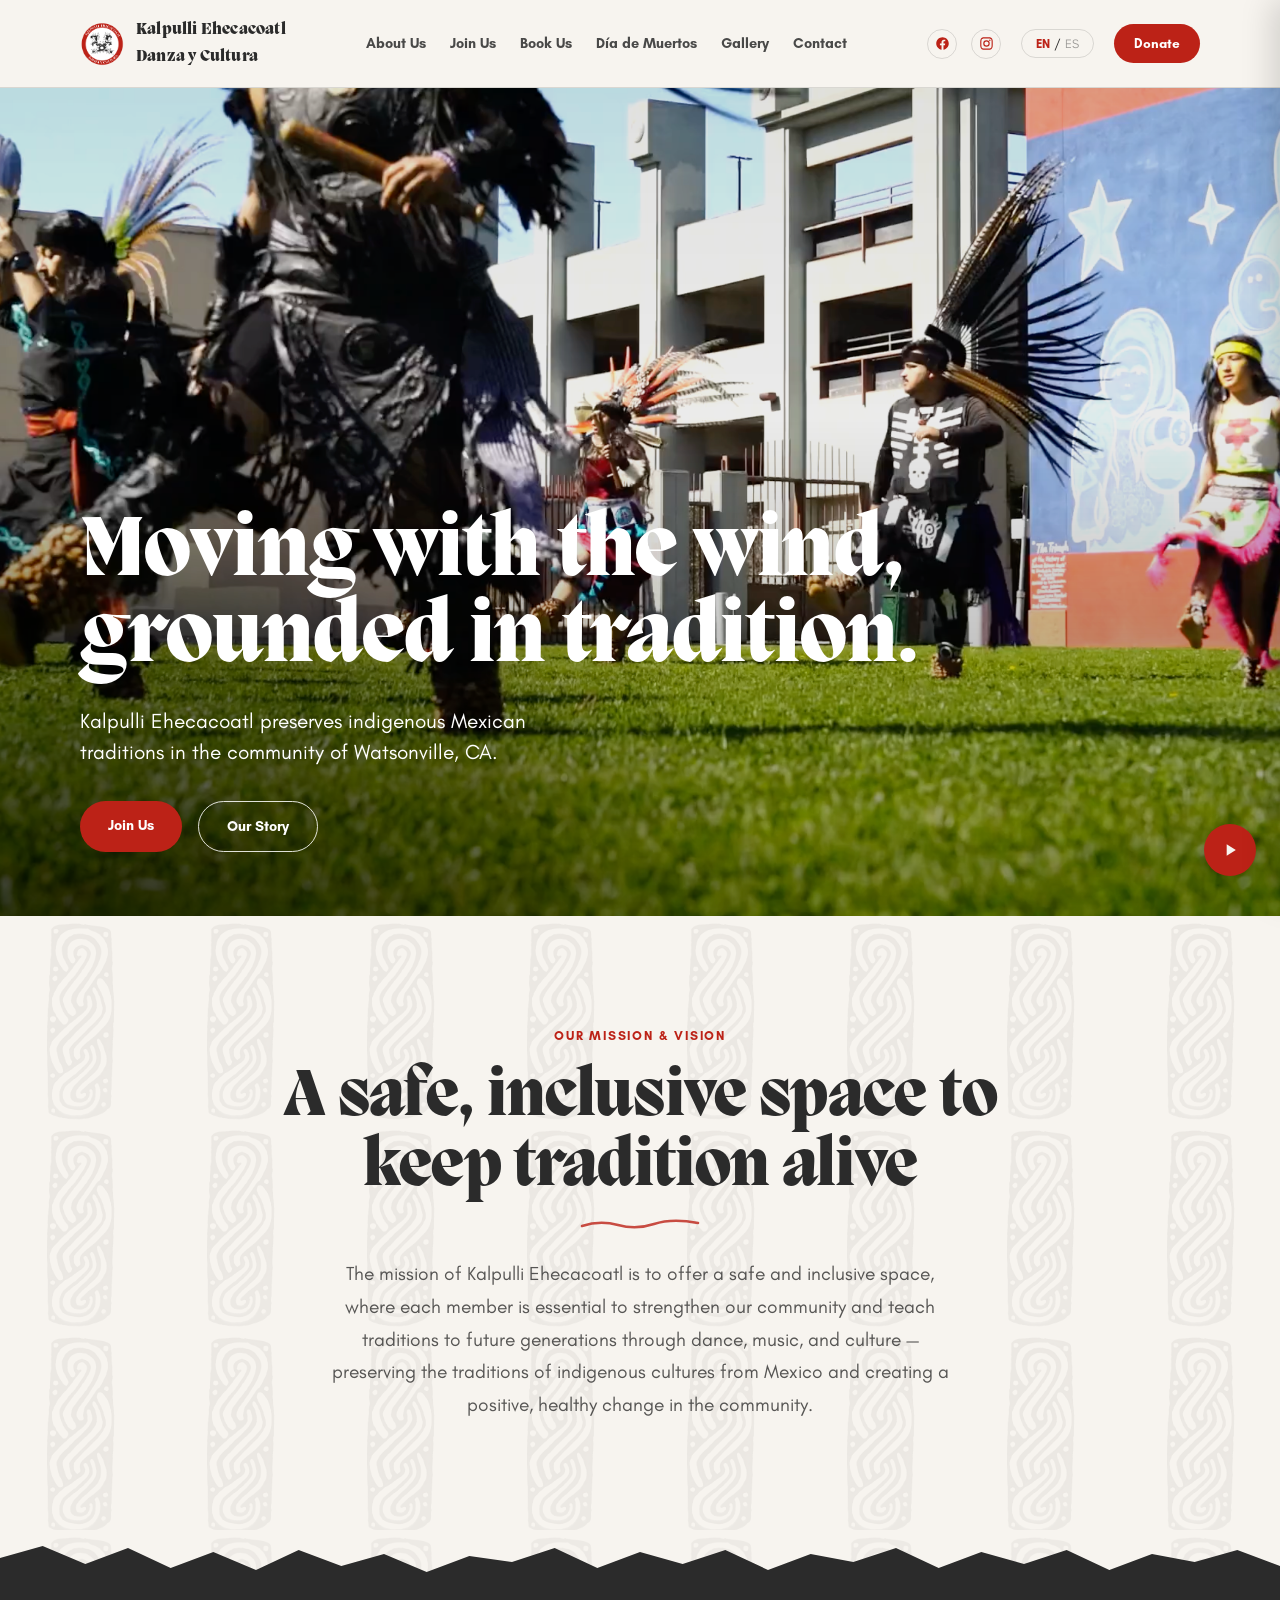
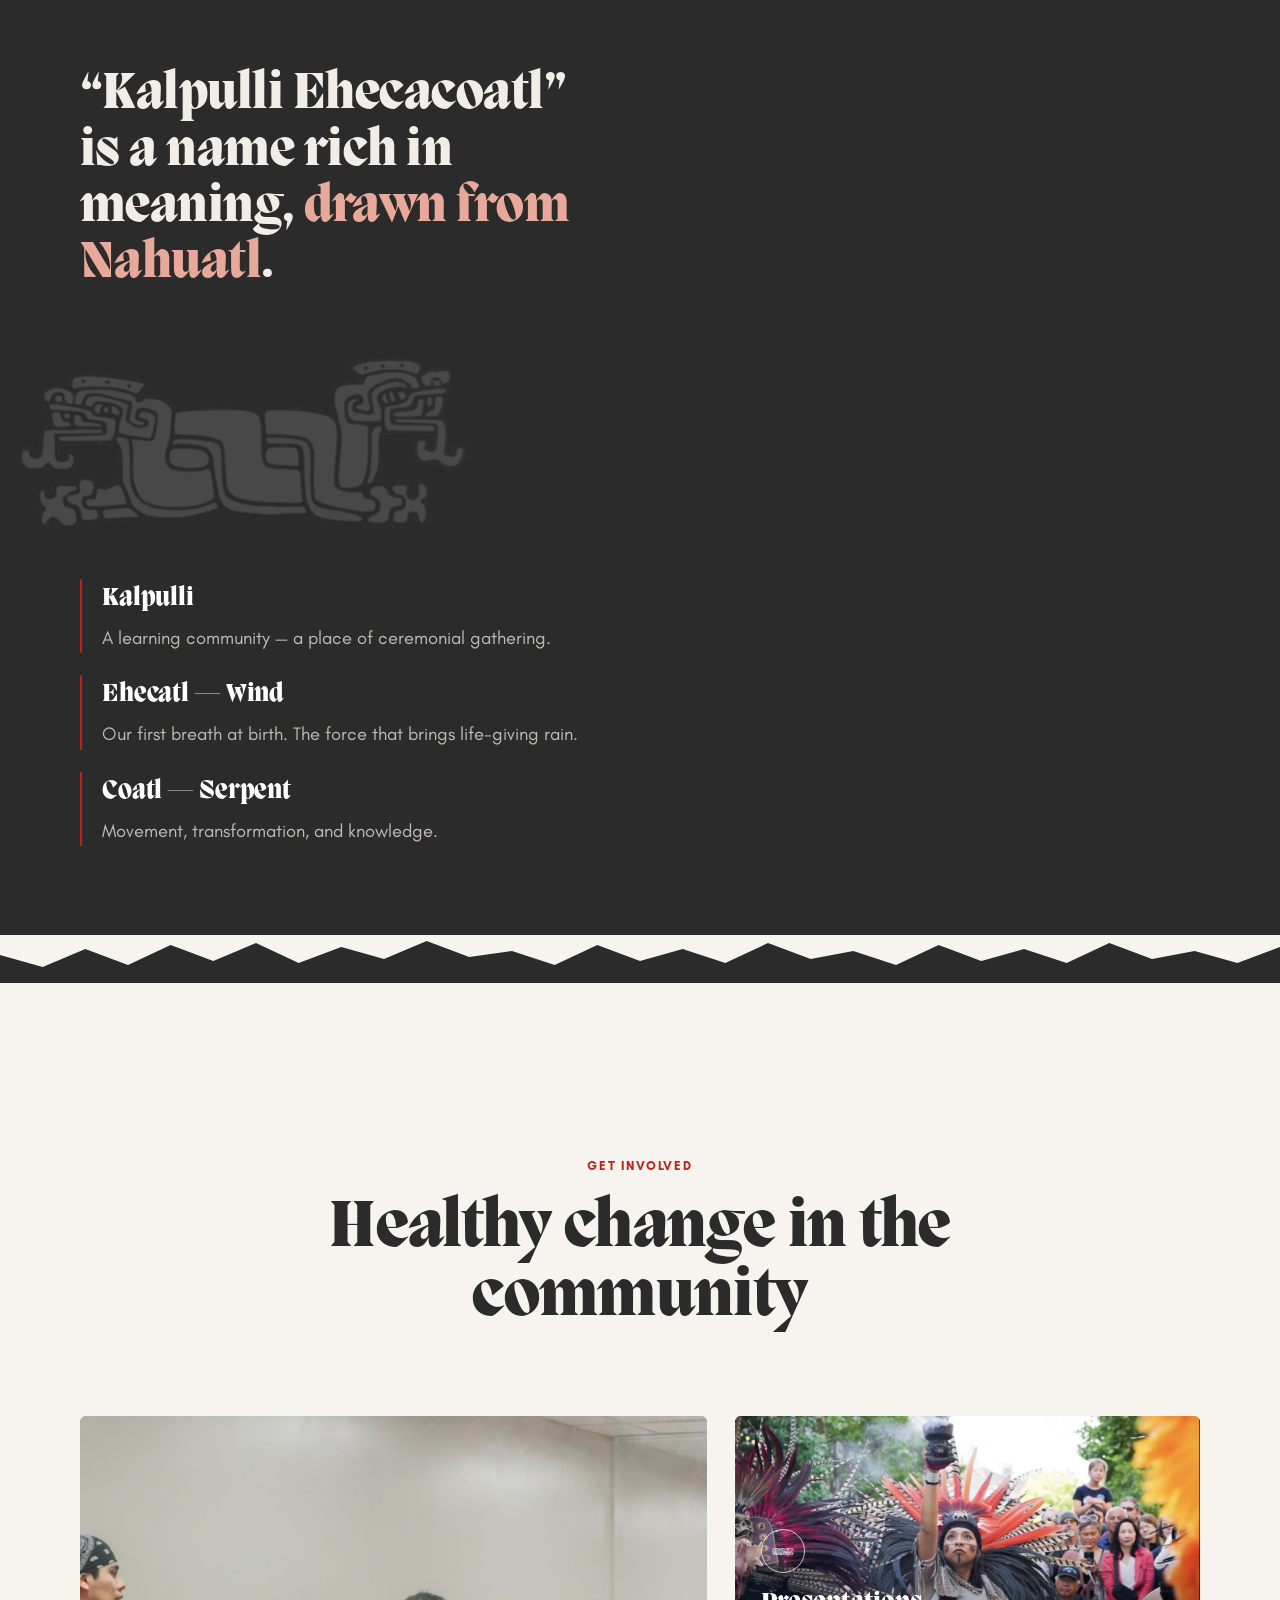
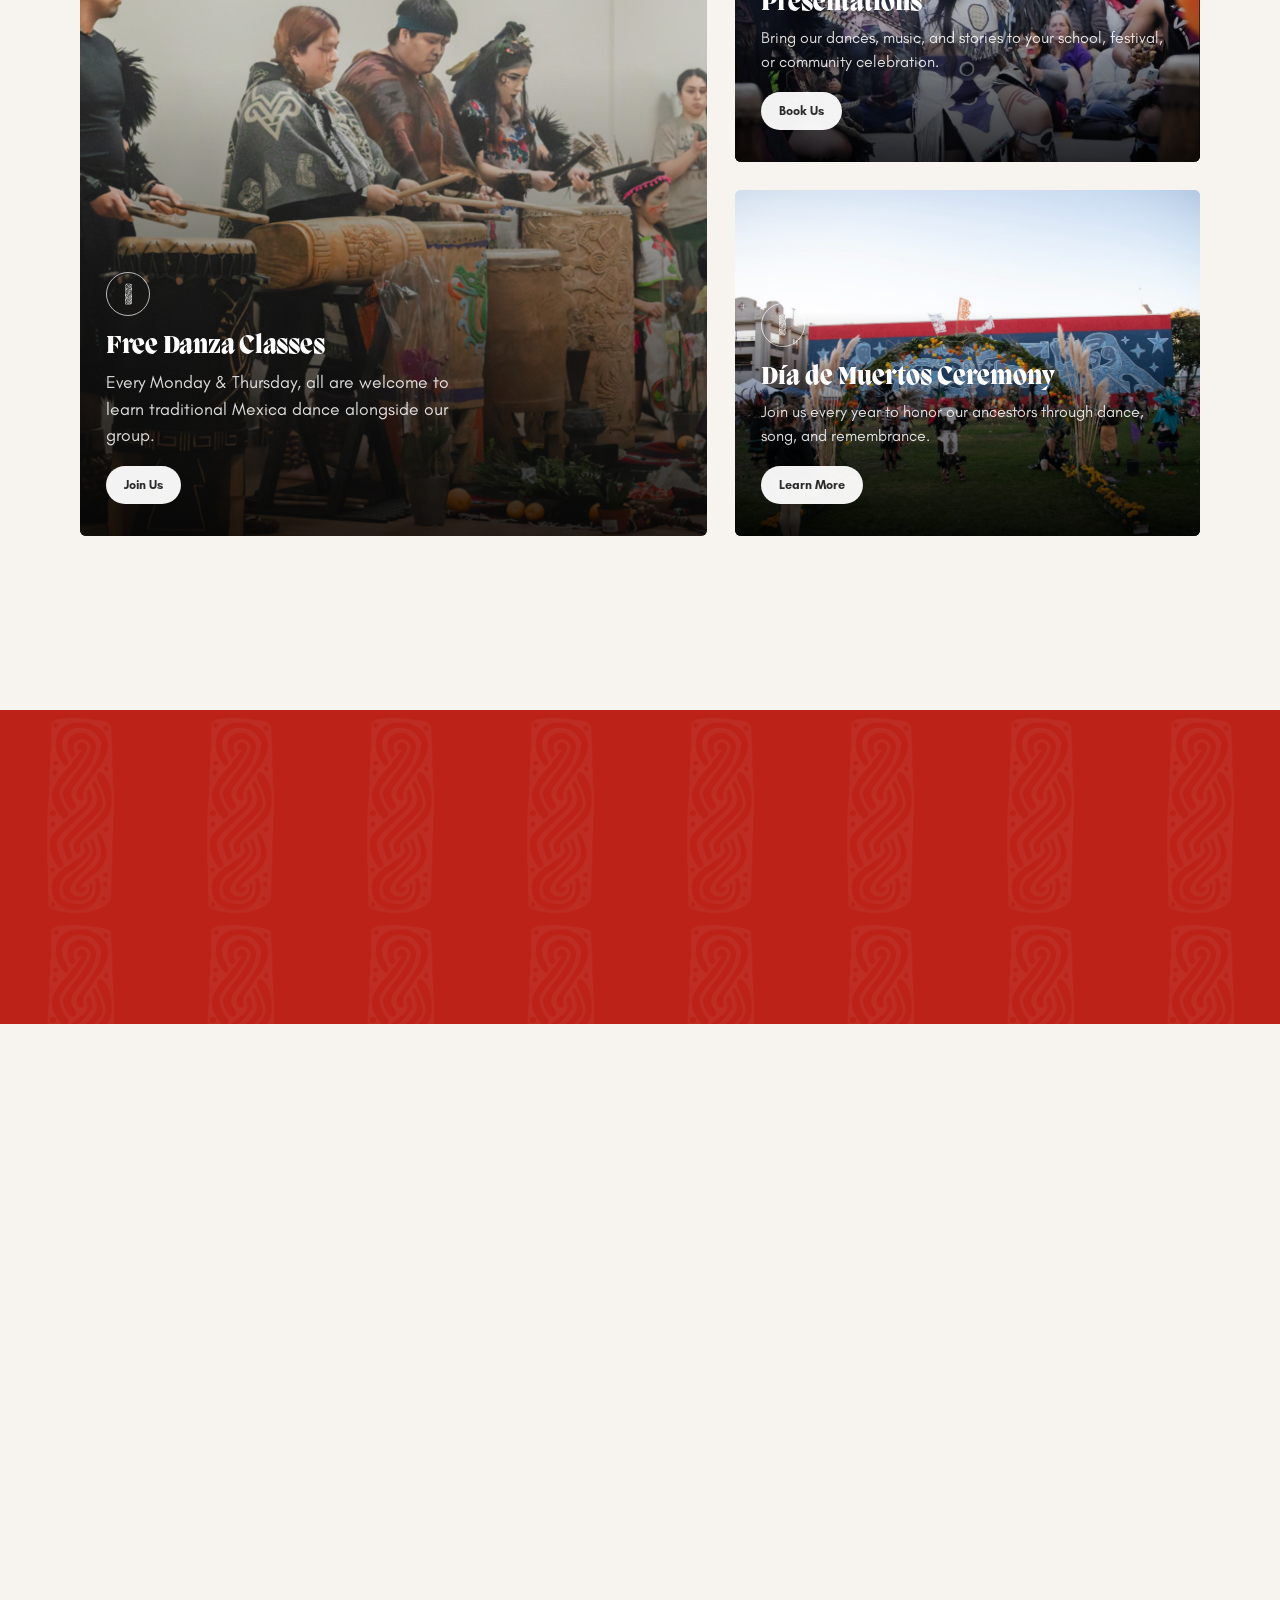
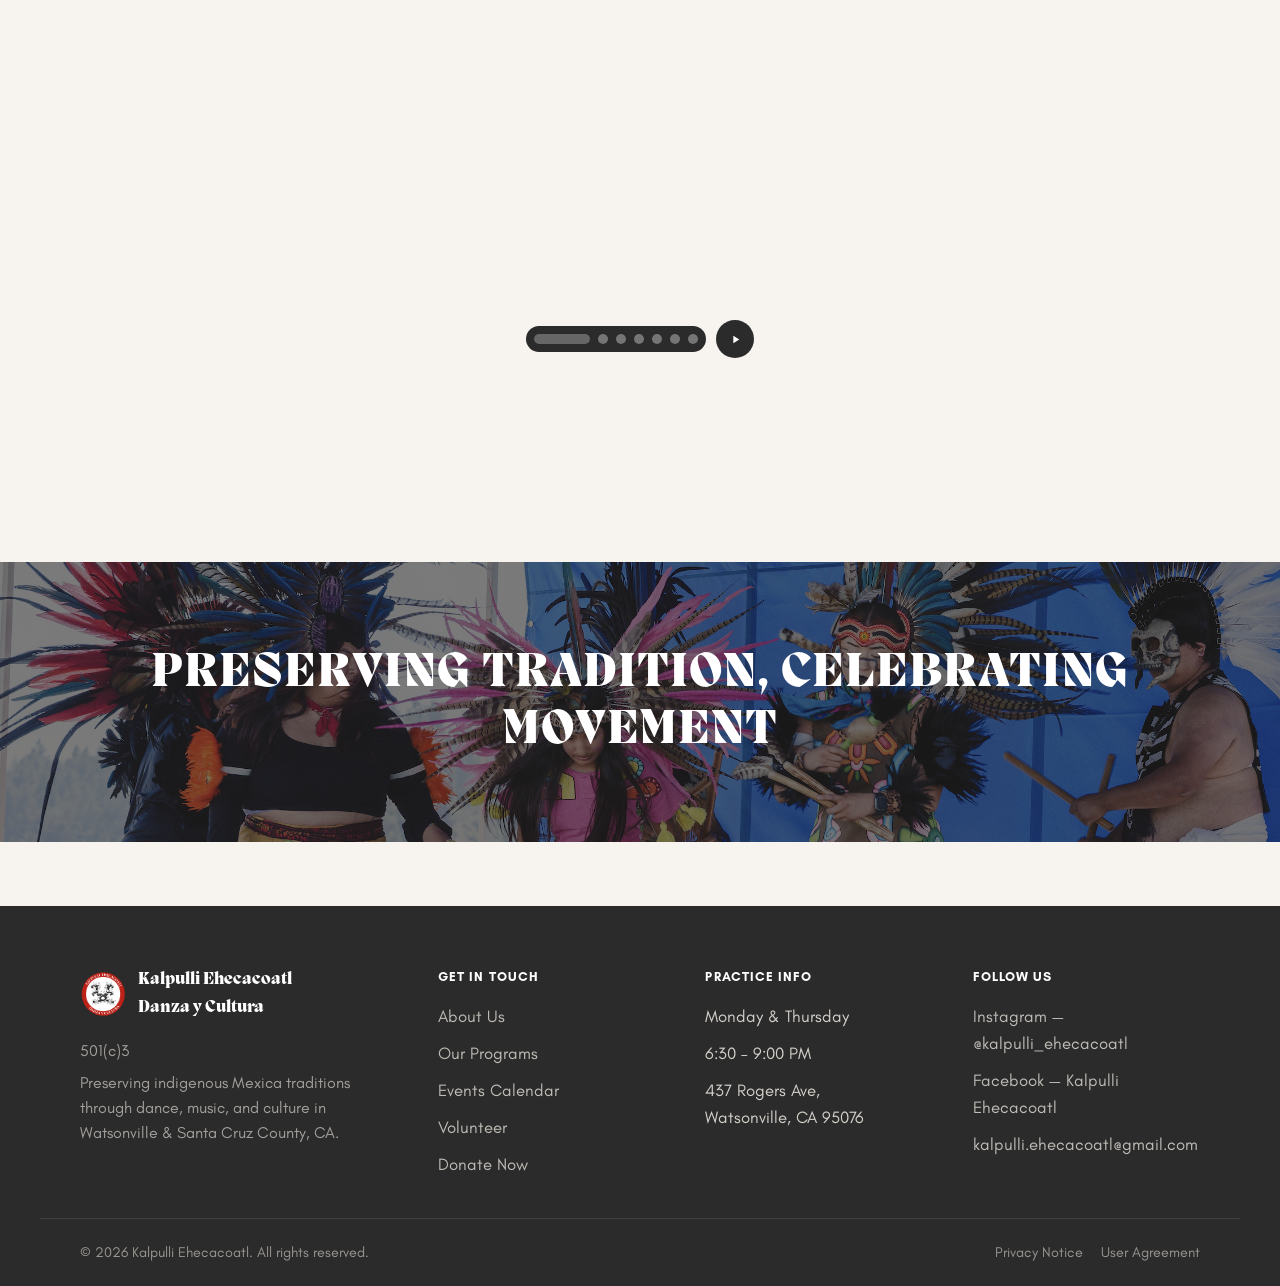
<file: index.html>
<!DOCTYPE html>
<html lang="en">
<head>
<meta charset="UTF-8">
<meta name="viewport" content="width=device-width, initial-scale=1.0">
<title>Kalpulli Ehecacoatl — Homepage Redesign Preview</title>

<!-- Open Graph / social sharing -->
<meta property="og:type" content="website">
<meta property="og:title" content="Kalpulli Ehecacoatl — Danza y Cultura">
<meta property="og:description" content="Preserving indigenous Mexica traditions through dance, music, and community in Watsonville, CA.">
<meta property="og:image" content="https://ofreedo.github.io/kalpulli-homepage-preview/assets/new_logo.png">
<meta property="og:url" content="https://ofreedo.github.io/kalpulli-homepage-preview/">
<meta name="twitter:card" content="summary_large_image">
<meta name="twitter:title" content="Kalpulli Ehecacoatl — Danza y Cultura">
<meta name="twitter:description" content="Preserving indigenous Mexica traditions through dance, music, and community in Watsonville, CA.">
<meta name="twitter:image" content="https://ofreedo.github.io/kalpulli-homepage-preview/assets/new_logo.png">

<link rel="preconnect" href="https://fonts.googleapis.com">
<link rel="preconnect" href="https://fonts.gstatic.com" crossorigin>
<link href="https://fonts.googleapis.com/css2?family=Figtree:wght@400;500;600;700&family=Playfair+Display:ital,wght@0,500;0,600;0,700;1,500&display=swap" rel="stylesheet">
<link rel="stylesheet" href="css/site.css?v=7">
<style>
  .hero{margin-top:87px;}

  /* Divider motif — spiral artwork, transparent PNG, as a small recurring accent mark */
  .divider{display:flex;justify-content:center;padding:36px 0;}
  .divider img{height:54px;width:auto;opacity:0.85;}

  /* Hero */
  .hero{position:relative;height:92vh;min-height:600px;overflow:hidden;display:flex;align-items:flex-end;background-size:cover;background-position:center;}
  .hero::after{content:'';position:absolute;inset:0;background:
      radial-gradient(ellipse 900px 620px at 8% 100%, rgba(0,0,0,0.6) 0%, rgba(0,0,0,0.34) 45%, rgba(0,0,0,0) 75%),
      linear-gradient(180deg, rgba(0,0,0,0.12) 0%, rgba(0,0,0,0.08) 40%, rgba(0,0,0,0.42) 100%);
    z-index:1;}
  .hero-video{position:absolute;top:50%;left:50%;width:100vw;height:56.25vw;min-height:100%;min-width:177.78vh;transform:translate(-50%,-50%);z-index:0;pointer-events:none;will-change:transform;}
  .hero-video iframe{width:100%;height:100%;opacity:0;transition:opacity .6s ease;}
  .hero-video iframe.is-playing{opacity:1;}
  .hero-content{position:relative;z-index:2;color:#fff;padding:0 40px 64px;max-width:1200px;margin:0 auto;width:100%;}
  .hero h1{font-family:var(--serif);font-weight:800;font-size:clamp(2.8rem, 7vw, 5.4rem);line-height:1.0;letter-spacing:-.01em;max-width:900px;}
  .hero .tagline{margin-top:22px;font-size:1.3rem;font-weight:400;max-width:520px;opacity:.95;line-height:1.5;}
  .hero-cta{margin-top:34px;display:flex;gap:16px;flex-wrap:wrap;}

  .meaning .underline-accent path{stroke:#e8a89a;}

  /* Watermark texture — spiral motif tiled at low opacity inside solid-color sections */
  .watermark{position:absolute;inset:0;background-image:url('assets/For_site.png');background-repeat:repeat;background-size:160px auto;opacity:.05;pointer-events:none;z-index:0;}
  .watermark.light{opacity:.06;filter:invert(1);}
  .meaning > .wrap, .quote-section > .wrap{position:relative;z-index:1;}

  /* Watermark band — wide serpent motif, single centered placement (not tiled) */
  .watermark-band{position:absolute;top:473px;left:50%;transform:translate(-50%,-50%);width:500px;max-width:none;opacity:.14;pointer-events:none;z-index:0;}

  /* Watermark mark — single large centered spiral, blended into light sections the same way watermark-band blends into dark ones */
  .watermark-mark{position:absolute;top:50%;left:50%;transform:translate(-50%,-50%);height:640px;width:auto;max-width:none;opacity:.05;pointer-events:none;z-index:0;}

  /* Sections keep a near-opaque (97%) background rather than fully solid, so the
     fixed seal watermark reads as a continuous, subtle presence across the whole
     page — not just in the narrow gaps between sections — while text, photos,
     and cards (separate opaque elements layered on top) stay perfectly crisp. */
  .meaning, .quote-section, .highlights, footer{position:relative;}

  /* Meaning-of-name strip */
  .meaning{background:var(--ink);color:#f2ede6;padding:90px 0;overflow:hidden;}
  .meaning .wrap{display:grid;grid-template-columns:1fr 1fr;gap:60px;align-items:center;}
  .meaning h2{font-family:var(--serif);font-size:clamp(2.2rem,4vw,3.2rem);font-weight:800;line-height:1.1;letter-spacing:-.01em;}
  .meaning h2 em{color:#e8a89a;font-style:normal;}
  .meaning-terms{display:flex;flex-direction:column;gap:22px;}
  .term{border-left:2px solid var(--red);padding-left:20px;}
  .term .word{font-family:var(--serif);font-size:1.6rem;font-weight:800;color:#fff;margin-bottom:4px;letter-spacing:-.005em;}
  .term .def{font-size:1.15rem;line-height:1.6;color:rgba(242,237,230,0.75);}

  /* Mission */
  .mission-wrap{max-width:820px;margin:0 auto;text-align:center;position:relative;z-index:1;}

  /* Asymmetric card grid — one large feature + two stacked, echoing editorial layouts rather than a uniform 3-up */
  .cards{display:grid;grid-template-columns:1.35fr 1fr;grid-template-rows:1fr 1fr;gap:28px;margin-top:56px;height:720px;}
  .card{position:relative;border-radius:6px;overflow:hidden;background-size:cover;background-position:center;display:flex;flex-direction:column;justify-content:flex-end;padding:32px 26px;color:#fff;isolation:isolate;transition:transform .45s cubic-bezier(.16,.8,.3,1), box-shadow .45s ease;box-shadow:0 0 0 rgba(0,0,0,0);}
  .card-feature{grid-row:1 / 3;}
  .card::before{content:'';position:absolute;inset:0;background:linear-gradient(180deg, rgba(0,0,0,0) 35%, rgba(0,0,0,0.82) 100%);z-index:-1;}
  .card::after{content:'';position:absolute;inset:0;background-image:inherit;background-size:cover;background-position:center;z-index:-2;transition:transform .6s cubic-bezier(.16,.8,.3,1);}
  .card:hover{transform:translateY(-8px);box-shadow:0 20px 40px rgba(0,0,0,0.25);}
  .card:hover::after{transform:scale(1.08);}
  .card .icon{width:44px;height:44px;border:1.5px solid rgba(255,255,255,0.7);border-radius:50%;display:flex;align-items:center;justify-content:center;margin-bottom:16px;padding:10px;transition:transform .35s ease, border-color .35s ease;}
  .card .icon img{width:100%;height:100%;object-fit:contain;filter:brightness(0) invert(1);opacity:.9;}
  .card:hover .icon{transform:rotate(-10deg) scale(1.1);border-color:#fff;}
  .card-feature h3{font-size:2.1rem;letter-spacing:-.01em;}
  .card h3{font-family:var(--serif);font-size:1.6rem;font-weight:800;margin-bottom:8px;line-height:1.15;}
  .card p{font-size:1rem;color:rgba(255,255,255,0.85);margin-bottom:18px;line-height:1.5;}
  .card-feature p{font-size:1.1rem;max-width:360px;}
  .card .btn{padding:9px 18px;font-size:.78rem;background:rgba(255,255,255,0.95);color:var(--ink);align-self:flex-start;transition:background .2s ease, transform .2s ease;}
  .card .btn:hover{background:#fff;transform:translateX(4px);}

  /* Featured performance banners */
  .banners{display:grid;grid-template-columns:repeat(3,1fr);gap:24px;margin-top:0;}
  .banner{position:relative;aspect-ratio:16/10;border-radius:6px;overflow:hidden;background-size:cover;background-position:center;display:flex;align-items:center;justify-content:center;text-align:center;isolation:isolate;transition:transform .45s cubic-bezier(.16,.8,.3,1), box-shadow .45s ease;}
  .banner::before{content:'';position:absolute;inset:0;background:rgba(20,15,12,0.42);z-index:-1;transition:background .35s ease;}
  .banner::after{content:'';position:absolute;inset:0;background-image:inherit;background-size:cover;background-position:center;z-index:-2;transition:transform .6s cubic-bezier(.16,.8,.3,1);}
  .banner:hover{transform:translateY(-8px);box-shadow:0 20px 40px rgba(0,0,0,0.25);}
  .banner:hover::before{background:rgba(20,15,12,0.58);}
  .banner:hover::after{transform:scale(1.08);}
  .banner-inner{padding:0 20px;}
  .banner-inner h3{font-family:var(--serif);color:#fff;font-size:clamp(1.15rem,1.7vw,1.5rem);font-weight:800;letter-spacing:.02em;line-height:1.25;margin-bottom:22px;text-transform:uppercase;}
  .banner .btn{padding:11px 26px;font-size:.82rem;transition:background .2s ease, color .2s ease, transform .2s ease;}
  .banner:hover .btn{transform:scale(1.05);}

  /* ===== HIGHLIGHTS GALLERY — "Where You've Seen Us" ===== */
  .highlights{position:relative;}
  .highlights-stage{position:relative;border-radius:16px;overflow:hidden;aspect-ratio:16/8;isolation:isolate;background:var(--ink);}
  .highlights-slide{position:absolute;inset:0;background-size:cover;background-position:center;opacity:0;transition:opacity .8s ease;}
  .highlights-slide.is-active{opacity:1;z-index:1;}
  .highlights-slide::before{content:'';position:absolute;inset:0;background:linear-gradient(180deg, rgba(0,0,0,0.05) 0%, rgba(0,0,0,0.15) 45%, rgba(0,0,0,0.78) 100%);}
  .highlights-caption{position:absolute;left:0;right:0;bottom:0;padding:44px 48px;color:#fff;z-index:2;}
  .highlights-caption .kicker{color:#e8a89a;text-align:left;margin-bottom:8px;}
  .highlights-caption h3{font-family:var(--serif);font-weight:800;font-size:clamp(1.6rem,3.2vw,2.6rem);line-height:1.1;letter-spacing:-.01em;max-width:640px;}
  .highlights-caption p{font-size:1.15rem;color:rgba(255,255,255,0.85);margin-top:12px;max-width:520px;line-height:1.5;}

  /* Seal watermark inside the stage, echoing the site's recurring brand mark */
  .highlights-stage .seal-spin{width:420px;opacity:.05;}

  /* Controls: one pill-shaped dark bar centered below the stage — Apple's
     "Get the highlights" pattern. Inactive items are plain small dots; only
     the active item expands into a progress-bar pill. Play/pause sits at the
     end of the same bar as its own separate pill. */
  .highlights-controls{display:flex;justify-content:center;align-items:center;gap:10px;margin-top:28px;}

  .highlights-dotnav{display:flex;align-items:center;gap:8px;list-style:none;background:var(--ink);border-radius:999px;padding:8px;}
  .highlights-dotnav li{display:flex;}
  .highlights-dotnav button{position:relative;display:block;width:10px;height:10px;border-radius:999px;background:rgba(255,255,255,0.35);border:none;cursor:pointer;padding:0;transition:width .35s cubic-bezier(.16,.8,.3,1), background .2s ease;}
  .highlights-dotnav li.is-done button{background:rgba(255,255,255,0.7);}
  .highlights-dotnav li.is-active button{width:56px;background:rgba(255,255,255,0.28);overflow:hidden;}
  .highlights-dotnav li.is-active .fill{display:block;position:absolute;top:0;left:0;height:100%;width:0%;background:#fff;border-radius:999px;}
  .highlights-dotnav li.is-active.is-done .fill{width:100%;transition:none;}
  .highlights-dotnav .label{position:absolute;width:1px;height:1px;overflow:hidden;clip:rect(0,0,0,0);white-space:nowrap;}

  .highlights-playpause{flex-shrink:0;width:38px;height:38px;border-radius:50%;border:none;background:var(--ink);display:flex;align-items:center;justify-content:center;cursor:pointer;transition:background .2s ease, transform .2s ease;}
  .highlights-playpause:hover{background:var(--red-dark);transform:scale(1.06);}
  .highlights-playpause svg{width:13px;height:13px;fill:#fff;}
  /* Three mutually exclusive icon states: play (paused, not ended), pause (playing), replay (ended) */
  .highlights-playpause .icon-play,
  .highlights-playpause .icon-pause,
  .highlights-playpause .icon-replay{display:none;}
  .highlights-playpause.is-playing .icon-pause{display:block;}
  .highlights-playpause:not(.is-playing):not(.is-ended) .icon-play{display:block;}
  .highlights-playpause.is-ended .icon-replay{display:block;}
  .highlights-playpause.is-ended svg{width:14px;height:14px;}

  @media (max-width: 900px){
    .highlights-stage{aspect-ratio:4/5;}
    .highlights-caption{padding:28px 24px;}
    .highlights-dotnav li.is-active button{width:40px;}
  }

  /* Quote */
  .quote-section{background:var(--red);color:#fff;padding:100px 0;text-align:center;}
  /* No italic Migra file available — oblique is browser-synthesized, acceptable for this quiet, lighter-weight moment */
  .quote-section blockquote{font-family:var(--serif);font-size:clamp(2rem,4.6vw,3.4rem);font-style:italic;font-weight:200;max-width:900px;margin:0 auto;line-height:1.2;letter-spacing:-.01em;}
  .quote-section cite{display:block;margin-top:24px;font-style:normal;font-size:.95rem;letter-spacing:.1em;text-transform:uppercase;opacity:.85;}

  /* Footer */
  .footer-banner{position:relative;height:280px;background-size:cover;background-position:center;display:flex;align-items:center;justify-content:center;text-align:center;isolation:isolate;}
  .footer-banner::before{content:'';position:absolute;inset:0;background:rgba(15,10,8,0.5);z-index:-1;}
  .footer-banner h2{font-family:var(--serif);color:#fff;font-size:clamp(1.8rem,4.2vw,3.1rem);font-weight:800;letter-spacing:.02em;text-transform:uppercase;padding:0 20px;line-height:1.15;}

  @media (max-width: 900px){
    .cards{grid-template-columns:1fr;grid-template-rows:none;height:auto;}
    .card{aspect-ratio:3/4;}
    .card-feature{grid-row:auto;}
    .banners{grid-template-columns:1fr;}
    .meaning .wrap{grid-template-columns:1fr;gap:36px;}
    .watermark-band{width:88vw;}
  }

  @media (max-width: 480px){
    .hero h1{font-size:clamp(2.2rem,10vw,2.8rem);}
  }

  /* Quote: slow breathing pulse, echoing "dance is the prayer of the body" */
  @keyframes breathe{0%,100%{transform:scale(1);}50%{transform:scale(1.025);}}
  .quote-section.is-visible blockquote{animation:breathe 6s ease-in-out infinite;}

  @media (prefers-reduced-motion: reduce){
    .quote-section blockquote{
      transition:none !important; animation:none !important; opacity:1 !important; transform:none !important; stroke-dashoffset:0 !important;
    }
  }

  /* Hero load choreography — eyebrow, headline, tagline, CTAs arrive in sequence */
  .hero-enter{opacity:0;transform:translateY(28px);transition:opacity .8s cubic-bezier(.16,.8,.3,1), transform .8s cubic-bezier(.16,.8,.3,1);}
  .hero-enter.is-loaded{opacity:1;transform:translateY(0);}

  /* Cursor-reactive hero — subtle drift opposite the mouse position */
  .hero-cursor{transition:transform .3s cubic-bezier(.16,.8,.3,1);}

  @media (prefers-reduced-motion: reduce){
    .hero-enter{opacity:1 !important;transform:none !important;}
    .hero-cursor{transform:none !important;}
  }
</style>
</head>
<body>

<div class="seal-watermark" id="sealWatermark"><img src="assets/new_logo.png" alt=""></div>

<header>
  <div class="bar">
    <a href="index.html" class="logo">
      <span class="mark"><img src="assets/new_logo.png" alt="Kalpulli Ehecacoatl seal"></span>
      Kalpulli Ehecacoatl<br>Danza y Cultura
    </a>
    <nav>
      <ul>
        <li><a href="about.html" data-i18n="nav-about">About Us</a></li>
        <li><a href="join-us.html" data-i18n="nav-join">Join Us</a></li>
        <li><a href="book-us.html" data-i18n="nav-book">Book Us</a></li>
        <li><a href="dia-de-muertos.html" data-i18n="nav-ceremony">Día de Muertos</a></li>
        <li><a href="gallery.html" data-i18n="nav-gallery">Gallery</a></li>
        <li><a href="contact.html" data-i18n="nav-contact">Contact</a></li>
      </ul>
    </nav>
    <div class="header-right">
      <div class="social">
        <a href="https://www.facebook.com/KalpulliEhecacoatl" target="_blank" rel="noopener" aria-label="Kalpulli Ehecacoatl on Facebook"><svg viewBox="0 0 24 24" aria-hidden="true"><path d="M22 12.06C22 6.505 17.523 2 12 2S2 6.505 2 12.06c0 5.02 3.657 9.184 8.438 9.94v-7.03H7.898v-2.91h2.54V9.845c0-2.526 1.492-3.921 3.777-3.921 1.094 0 2.238.197 2.238.197v2.475h-1.26c-1.243 0-1.63.775-1.63 1.57v1.888h2.773l-.443 2.91h-2.33V22c4.78-.756 8.437-4.92 8.437-9.94z"/></svg></a>
        <a href="https://www.instagram.com/kalpulli_ehecacoatl/" target="_blank" rel="noopener" aria-label="Kalpulli Ehecacoatl on Instagram"><svg viewBox="0 0 24 24" aria-hidden="true"><path d="M12 2c-2.716 0-3.056.012-4.123.06-1.064.05-1.79.218-2.428.465a4.902 4.902 0 0 0-1.771 1.153A4.902 4.902 0 0 0 2.525 5.45c-.247.637-.415 1.363-.465 2.428C2.012 8.944 2 9.284 2 12s.012 3.056.06 4.123c.05 1.064.218 1.79.465 2.428a4.902 4.902 0 0 0 1.153 1.771 4.902 4.902 0 0 0 1.77 1.153c.638.247 1.364.415 2.43.465C8.943 21.988 9.283 22 12 22s3.056-.012 4.123-.06c1.064-.05 1.79-.218 2.428-.465a4.902 4.902 0 0 0 1.771-1.153 4.902 4.902 0 0 0 1.153-1.77c.247-.638.415-1.364.465-2.43.048-1.066.06-1.406.06-4.122s-.012-3.056-.06-4.123c-.05-1.064-.218-1.79-.465-2.428a4.902 4.902 0 0 0-1.153-1.771 4.902 4.902 0 0 0-1.77-1.153c-.638-.247-1.364-.415-2.43-.465C15.056 2.012 14.716 2 12 2zm0 1.802c2.67 0 2.986.01 4.04.059.976.045 1.505.207 1.858.344.466.181.8.399 1.15.748.35.35.567.683.748 1.15.137.352.3.881.344 1.857.048 1.054.058 1.37.058 4.04s-.01 2.987-.058 4.04c-.045.977-.207 1.506-.344 1.858-.181.466-.399.8-.748 1.15-.35.35-.683.567-1.15.748-.352.137-.882.3-1.857.344-1.054.048-1.37.058-4.041.058s-2.987-.01-4.04-.058c-.977-.045-1.506-.207-1.858-.344a3.098 3.098 0 0 1-1.15-.748 3.098 3.098 0 0 1-.748-1.15c-.137-.352-.3-.882-.344-1.857-.048-1.054-.058-1.37-.058-4.041s.01-2.987.058-4.04c.045-.977.207-1.506.344-1.858.181-.466.399-.8.748-1.15.35-.35.683-.567 1.15-.748.352-.137.881-.3 1.857-.344 1.054-.048 1.37-.058 4.041-.058zm0 3.064a5.135 5.135 0 1 0 0 10.269 5.135 5.135 0 0 0 0-10.27zm0 8.468a3.333 3.333 0 1 1 0-6.666 3.333 3.333 0 0 1 0 6.666zm6.538-8.671a1.2 1.2 0 1 1-2.4 0 1.2 1.2 0 0 1 2.4 0z"/></svg></a>
      </div>
      <button class="lang-btn" type="button" aria-label="Cambiar a español">
        <span data-lang-option="en" class="is-active">EN</span> / <span data-lang-option="es">ES</span>
      </button>
      <a class="donate-btn" href="donate.html" data-i18n="nav-donate">Donate</a>
      <button class="hamburger" id="hamburgerBtn" aria-label="Open menu" aria-expanded="false">
        <span></span><span></span><span></span>
      </button>
    </div>
  </div>
</header>

<div class="nav-scrim" id="navScrim"></div>
<nav class="mobile-nav" id="mobileNav" aria-hidden="true">
  <div class="mobile-nav-header">
    <button class="mobile-nav-close" id="mobileNavClose" aria-label="Close menu">&times;</button>
  </div>
  <ul>
    <li><a href="about.html" data-i18n="nav-about">About Us</a></li>
    <li><a href="join-us.html" data-i18n="nav-join">Join Us</a></li>
    <li><a href="book-us.html" data-i18n="nav-book">Book Us</a></li>
    <li><a href="dia-de-muertos.html" data-i18n="nav-ceremony">Día de Muertos</a></li>
    <li><a href="gallery.html" data-i18n="nav-gallery">Gallery</a></li>
    <li><a href="contact.html" data-i18n="nav-contact">Contact</a></li>
  </ul>
  <div class="mobile-nav-social">
    <a href="https://www.facebook.com/KalpulliEhecacoatl" target="_blank" rel="noopener" class="social-link">Facebook</a>
    <a href="https://www.instagram.com/kalpulli_ehecacoatl/" target="_blank" rel="noopener" class="social-link">Instagram</a>
  </div>
  <button class="lang-btn mobile-nav-lang" type="button" aria-label="Cambiar a español">
    <span data-lang-option="en" class="is-active">EN</span> / <span data-lang-option="es">ES</span>
  </button>
</nav>

<!-- HERO -->
<section class="hero" style="padding:0;background-image:url('assets/startframe.png');">
  <div class="hero-video">
    <iframe src="https://player.vimeo.com/video/1213705488?muted=1&autoplay=1&dnt=1&loop=1&background=1&app_id=122963"
      frameborder="0" allow="autoplay; fullscreen" title="Kalpulli Ehecacoatl hero video"></iframe>
  </div>
  <div class="hero-content hero-cursor">
    <h1 class="hero-enter" style="transition-delay:.3s;" data-i18n-html="hero-h1">Moving with the wind,<br>grounded in tradition.</h1>
    <p class="tagline hero-enter" style="transition-delay:.45s;" data-i18n="hero-tagline">Kalpulli Ehecacoatl preserves indigenous Mexican traditions in the community of Watsonville, CA.</p>
    <div class="hero-cta hero-enter" style="transition-delay:.6s;">
      <a class="btn btn-solid" href="join-us.html" data-i18n="nav-join">Join Us</a>
      <a class="btn btn-outline" href="about.html" data-i18n="hero-story-btn">Our Story</a>
    </div>
  </div>
</section>

<!-- MISSION & VISION -->
<section style="overflow:hidden;" data-seal-cream>
  <div class="watermark"></div>
  <div class="wrap mission-wrap reveal reveal-up">
    <div class="kicker" data-i18n="mission-kicker">Our Mission &amp; Vision</div>
    <h2 class="section-title" data-i18n="mission-title">A safe, inclusive space to keep tradition alive</h2>
    <svg class="underline-accent" viewBox="0 0 120 12" xmlns="http://www.w3.org/2000/svg"><path d="M2 8 Q 20 2, 38 7 T 74 6 T 118 5"/></svg>
    <p class="section-body" data-i18n="mission-body">The mission of Kalpulli Ehecacoatl is to offer a safe and inclusive space, where each member is essential to strengthen our community and teach traditions to future generations through dance, music, and culture — preserving the traditions of indigenous cultures from Mexico and creating a positive, healthy change in the community.</p>
  </div>
</section>

<div class="torn-edge torn-edge-to-dark">
  <svg viewBox="0 0 1200 48" preserveAspectRatio="none" xmlns="http://www.w3.org/2000/svg">
    <path d="M0,48 L0,28 L40,16 L80,34 L120,18 L160,38 L200,22 L240,40 L280,20 L320,36 L360,24 L400,42 L440,26 L480,32 L520,18 L560,38 L600,22 L640,34 L680,20 L720,40 L760,24 L800,32 L840,18 L880,38 L920,22 L960,34 L1000,20 L1040,40 L1080,24 L1120,32 L1160,20 L1200,36 L1200,48 Z" fill="#2b2b2b"/>
  </svg>
</div>

<!-- MEANING OF THE NAME -->
<section class="meaning">
  <img class="watermark-band parallax" src="assets/4-v2.png" alt="" data-parallax-speed="0.25">
  <div class="wrap">
    <h2 class="reveal reveal-left" data-i18n-html="meaning-h2">“Kalpulli Ehecacoatl” is a name rich in meaning, <em>drawn from Nahuatl</em>.</h2>
    <svg class="underline-accent" viewBox="0 0 120 12" xmlns="http://www.w3.org/2000/svg" style="margin:14px 0 0;"><path d="M2 8 Q 20 2, 38 7 T 74 6 T 118 5"/></svg>
    <div class="meaning-terms reveal-stagger" style="margin-top:386px;">
      <div class="term">
        <div class="word">Kalpulli</div>
        <div class="def" data-i18n="term-kalpulli-def">A learning community — a place of ceremonial gathering.</div>
      </div>
      <div class="term">
        <div class="word" data-i18n="term-ehecatl-word">Ehecatl — Wind</div>
        <div class="def" data-i18n="term-ehecatl-def">Our first breath at birth. The force that brings life-giving rain.</div>
      </div>
      <div class="term">
        <div class="word" data-i18n="term-coatl-word">Coatl — Serpent</div>
        <div class="def" data-i18n="term-coatl-def">Movement, transformation, and knowledge.</div>
      </div>
    </div>
  </div>
</section>

<div class="torn-edge torn-edge-to-light">
  <svg viewBox="0 0 1200 48" preserveAspectRatio="none" xmlns="http://www.w3.org/2000/svg">
    <path d="M0,0 L0,20 L40,32 L80,14 L120,30 L160,10 L200,26 L240,8 L280,28 L320,12 L360,24 L400,6 L440,22 L480,16 L520,30 L560,10 L600,26 L640,14 L680,28 L720,8 L760,24 L800,16 L840,30 L880,10 L920,26 L960,14 L1000,28 L1040,8 L1080,24 L1120,16 L1160,28 L1200,12 L1200,0 Z" fill="#F7F4EF"/>
  </svg>
</div>

<div class="section-gap"></div>

<!-- HEALTHY CHANGE IN THE COMMUNITY -->
<section data-seal-cream>
  <div class="wrap">
    <div class="kicker reveal reveal-up" data-i18n="involved-kicker">Get Involved</div>
    <h2 class="section-title reveal reveal-up" data-i18n="involved-title">Healthy change in the community</h2>
    <svg class="underline-accent reveal reveal-up is-visible" viewBox="0 0 120 12" xmlns="http://www.w3.org/2000/svg"><path d="M2 8 Q 20 2, 38 7 T 74 6 T 118 5"/></svg>
    <div class="cards reveal-stagger">
      <div class="card card-feature" style="background-image:url('assets/drum-circle.jpg');">
        <div class="icon"><img src="assets/For_site.png" alt=""></div>
        <h3 data-i18n="card-1-h">Free Danza Classes</h3>
        <p data-i18n="card-1-p">Every Monday &amp; Thursday, all are welcome to learn traditional Mexica dance alongside our group.</p>
        <a class="btn" href="join-us.html" data-i18n="nav-join">Join Us</a>
      </div>
      <div class="card" style="background-image:url('assets/Santa-Cruz-Dance-Week2026.png');">
        <div class="icon" style="transform:rotate(90deg);"><img src="assets/For_site.png" alt=""></div>
        <h3 data-i18n="card-2-h">Presentations</h3>
        <p data-i18n="card-2-p">Bring our dances, music, and stories to your school, festival, or community celebration.</p>
        <a class="btn" href="book-us.html" data-i18n="nav-book">Book Us</a>
      </div>
      <div class="card" style="background-image:url('assets/marigold-arch.jpg');">
        <div class="icon" style="transform:rotate(180deg);"><img src="assets/For_site.png" alt=""></div>
        <h3 data-i18n="card-3-h">Día de Muertos Ceremony</h3>
        <p data-i18n="card-3-p">Join us every year to honor our ancestors through dance, song, and remembrance.</p>
        <a class="btn" href="dia-de-muertos.html" data-i18n="card-3-btn">Learn More</a>
      </div>
    </div>
  </div>
</section>

<div class="section-gap"></div>

<!-- QUOTE -->
<section class="quote-section" style="overflow:hidden;">
  <div class="watermark light"></div>
  <div class="wrap reveal reveal-scale">
    <blockquote>“La danza es la oración del cuerpo.”</blockquote>
    <cite data-i18n="quote-cite">Dance is the prayer of the body</cite>
  </div>
</section>

<div class="section-gap"></div>

<!-- FEATURED PERFORMANCES / HIGHLIGHTS GALLERY -->
<section class="section-tight highlights" style="overflow:hidden;padding-bottom:140px;" data-seal-cream>
  <div class="wrap" style="position:relative;z-index:1;">
    <div class="kicker reveal reveal-up" data-i18n="highlights-kicker">Where You've Seen Us</div>
    <h2 class="section-title reveal reveal-up" style="margin-bottom:56px;" data-i18n="highlights-title">Get the Highlights</h2>

    <div class="highlights-stage reveal reveal-up" data-highlights-stage>

      <div class="highlights-slide is-active" style="background-image:url('assets/tedx-stage.jpg');">
        <div class="highlights-caption">
          <div class="kicker" data-i18n="slide-1-kicker">TEDx Mission College</div>
          <h3 data-i18n="slide-1-h">On stage at TEDx</h3>
          <p data-i18n="slide-1-p">Sharing the story of Kalpulli Ehecacoatl with a stage built for big ideas.</p>
        </div>
      </div>
      <div class="highlights-slide" style="background-image:url('assets/tedx-stage.jpg');">
        <div class="highlights-caption">
          <div class="kicker" data-i18n="slide-2-kicker">Mission College</div>
          <h3>Celebrando Excelencia</h3>
          <p data-i18n="slide-2-p">Celebrating the achievements of Latinx, Chicanx, and indigenous student graduates.</p>
        </div>
      </div>
      <div class="highlights-slide" style="background-image:url('assets/Santa-Cruz-Dance-Week2026.png');">
        <div class="highlights-caption">
          <div class="kicker" data-i18n="slide-3-kicker">Santa Cruz Dance Week</div>
          <h3 data-i18n="slide-3-h">An offering in the street</h3>
          <p data-i18n="slide-3-p">Incense rises as a dancer honors the four directions before the crowd.</p>
        </div>
      </div>
      <div class="highlights-slide" style="background-image:url('assets/dia-de-muertos-1.png');">
        <div class="highlights-caption">
          <div class="kicker" data-i18n="slide-4-kicker">Día de Muertos Ceremony</div>
          <h3 data-i18n="slide-4-h">Remembrance in regalia</h3>
          <p data-i18n="slide-4-p">Honoring our ancestors through dance, song, and sacred ritual.</p>
        </div>
      </div>
      <div class="highlights-slide" style="background-image:url('assets/drum-circle.jpg');">
        <div class="highlights-caption">
          <div class="kicker" data-i18n="slide-5-kicker">Free Danza Practices</div>
          <h3 data-i18n="slide-5-h">Where the drum teaches</h3>
          <p data-i18n="slide-5-p">Every Monday &amp; Thursday, our community gathers to learn and grow together.</p>
        </div>
      </div>
      <div class="highlights-slide" style="background-image:url('assets/marigold-arch.jpg');">
        <div class="highlights-caption">
          <div class="kicker" data-i18n="slide-6-kicker">Día de Muertos, Watsonville</div>
          <h3 data-i18n="slide-6-h">Beneath the marigold arch</h3>
          <p data-i18n="slide-6-p">The community gathers at Romo Park to celebrate life and memory together.</p>
        </div>
      </div>
      <div class="highlights-slide" style="background-image:url('assets/tandy-beal-stage.png');">
        <div class="highlights-caption">
          <div class="kicker" data-i18n="slide-7-kicker">Community Performance</div>
          <h3 data-i18n="slide-7-h">Moving as one</h3>
          <p data-i18n="slide-7-p">Preserving tradition, celebrating movement — together, in community.</p>
        </div>
      </div>
    </div>

    <div class="highlights-controls">
      <ul class="highlights-dotnav" role="tablist" data-highlights-dotnav>
        <li class="is-active" role="presentation"><button role="tab" aria-selected="true" data-index="0"><span class="fill"></span><span class="label" data-i18n="slide-1-kicker">TEDx Mission College</span></button></li>
        <li role="presentation"><button role="tab" aria-selected="false" data-index="1"><span class="fill"></span><span class="label">Celebrando Excelencia</span></button></li>
        <li role="presentation"><button role="tab" aria-selected="false" data-index="2"><span class="fill"></span><span class="label" data-i18n="slide-3-kicker">Santa Cruz Dance Week</span></button></li>
        <li role="presentation"><button role="tab" aria-selected="false" data-index="3"><span class="fill"></span><span class="label" data-i18n="slide-4-kicker">Día de Muertos Ceremony</span></button></li>
        <li role="presentation"><button role="tab" aria-selected="false" data-index="4"><span class="fill"></span><span class="label" data-i18n="slide-5-kicker">Free Danza Practices</span></button></li>
        <li role="presentation"><button role="tab" aria-selected="false" data-index="5"><span class="fill"></span><span class="label" data-i18n="dotnav-marigold">Marigold Arch</span></button></li>
        <li role="presentation"><button role="tab" aria-selected="false" data-index="6"><span class="fill"></span><span class="label" data-i18n="slide-7-kicker">Community Performance</span></button></li>
      </ul>
      <button class="highlights-playpause is-playing" data-highlights-playpause aria-label="Pause highlights">
        <svg class="icon-play" viewBox="0 0 24 24" fill="currentColor"><path d="M8 5v14l11-7z"/></svg>
        <svg class="icon-pause" viewBox="0 0 24 24" fill="currentColor"><path d="M6 5h4v14H6zM14 5h4v14h-4z"/></svg>
        <svg class="icon-replay" viewBox="0 0 24 24" fill="currentColor"><path d="M12 5V1L7 6l5 5V7c3.31 0 6 2.69 6 6s-2.69 6-6 6-6-2.69-6-6H4c0 4.42 3.58 8 8 8s8-3.58 8-8-3.58-8-8-8z"/></svg>
      </button>
    </div>
  </div>
</section>

<div class="section-gap"></div>

<!-- FOOTER BANNER -->
<div class="footer-banner" style="background-image:url('assets/tandy-beal-stage.png');">
  <h2 data-i18n="footer-banner-h2">Preserving Tradition, Celebrating Movement</h2>
</div>

<div class="section-gap"></div>

<footer>
  <div class="wrap footer-top">
    <div class="footer-brand">
      <a href="index.html" class="logo-f">
        <span class="mark"><img src="assets/new_logo.png" alt="Kalpulli Ehecacoatl seal"></span>
        <h4>Kalpulli Ehecacoatl<br>Danza y Cultura</h4>
      </a>
      <p class="footer-brand-tag">501(c)3</p>
      <p data-i18n="footer-tagline">Preserving indigenous Mexica traditions through dance, music, and culture in Watsonville &amp; Santa Cruz County, CA.</p>
    </div>
    <div class="footer-col">
      <h5 data-i18n="footer-touch-h">Get In Touch</h5>
      <ul>
        <li><a href="about.html" data-i18n="nav-about">About Us</a></li>
        <li><a href="join-us.html" data-i18n="footer-programs">Our Programs</a></li>
        <li><a href="dia-de-muertos.html" data-i18n="footer-events">Events Calendar</a></li>
        <li><a href="join-us.html" data-i18n="footer-volunteer">Volunteer</a></li>
        <li><a href="donate.html" data-i18n="footer-donate-now">Donate Now</a></li>
      </ul>
    </div>
    <div class="footer-col">
      <h5 data-i18n="footer-practice-h">Practice Info</h5>
      <ul>
        <li data-i18n="footer-days">Monday &amp; Thursday</li>
        <li>6:30 – 9:00 PM</li>
        <li>437 Rogers Ave,<br>Watsonville, CA 95076</li>
      </ul>
    </div>
    <div class="footer-col">
      <h5 data-i18n="footer-follow-h">Follow Us</h5>
      <ul>
        <li><a href="https://www.instagram.com/kalpulli_ehecacoatl/" target="_blank" rel="noopener">Instagram — @kalpulli_ehecacoatl</a></li>
        <li><a href="https://www.facebook.com/KalpulliEhecacoatl" target="_blank" rel="noopener">Facebook — Kalpulli Ehecacoatl</a></li>
        <li><a href="mailto:kalpulli.ehecacoatl@gmail.com">kalpulli.ehecacoatl@gmail.com</a></li>
      </ul>
    </div>
  </div>
  <div class="wrap footer-bottom">
    <span data-i18n="footer-rights">© 2026 Kalpulli Ehecacoatl. All rights reserved.</span>
    <span><a href="#">Privacy Notice</a><a href="#">User Agreement</a></span>
  </div>
</footer>

<!-- Placeholder path — drop the real track in assets/audio/ and update src -->
<audio id="siteMusic" src="assets/audio/theme.mp3" loop preload="none"></audio>
<button class="music-toggle" id="musicToggle" aria-label="Play background music" aria-pressed="false">
  <svg class="icon-play" viewBox="0 0 24 24" xmlns="http://www.w3.org/2000/svg"><path d="M8 5v14l11-7z"/></svg>
  <svg class="icon-pause" viewBox="0 0 24 24" xmlns="http://www.w3.org/2000/svg"><path d="M6 5h4v14H6zM14 5h4v14h-4z"/></svg>
</button>

<script src="https://player.vimeo.com/api/player.js"></script>
<script>
window.PAGE_I18N = {
  es: {
    'nav-about': 'Nosotros',
    'nav-join': 'Únete',
    'nav-book': 'Contrátanos',
    'nav-ceremony': 'Día de Muertos',
    'nav-gallery': 'Galería',
    'nav-contact': 'Contacto',
    'nav-donate': 'Donar',
    'hero-h1': 'Moviéndonos con el viento,<br>arraigados en la tradición.',
    'hero-tagline': 'Kalpulli Ehecacoatl preserva las tradiciones indígenas mexicanas en la comunidad de Watsonville, CA.',
    'hero-story-btn': 'Nuestra Historia',
    'mission-kicker': 'Nuestra Misión y Visión',
    'mission-title': 'Un espacio seguro e inclusivo para mantener viva la tradición',
    'mission-body': 'La misión de Kalpulli Ehecacoatl es ofrecer un espacio seguro e inclusivo, donde cada miembro es esencial para fortalecer nuestra comunidad y enseñar tradiciones a las futuras generaciones a través de la danza, la música y la cultura — preservando las tradiciones de las culturas indígenas de México y creando un cambio positivo y saludable en la comunidad.',
    'meaning-h2': '"Kalpulli Ehecacoatl" es un nombre rico en significado, <em>derivado del náhuatl</em>.',
    'term-kalpulli-def': 'Una comunidad de aprendizaje — un lugar de reunión ceremonial.',
    'term-ehecatl-word': 'Ehecatl — Viento',
    'term-ehecatl-def': 'Nuestro primer aliento al nacer. La fuerza que trae la lluvia vital.',
    'term-coatl-word': 'Coatl — Serpiente',
    'term-coatl-def': 'Movimiento, transformación y conocimiento.',
    'involved-kicker': 'Participa',
    'involved-title': 'Cambio saludable en la comunidad',
    'card-1-h': 'Clases de Danza Gratuitas',
    'card-1-p': 'Todos los lunes y jueves, todos son bienvenidos a aprender danza tradicional mexica junto a nuestro grupo.',
    'card-2-h': 'Presentaciones',
    'card-2-p': 'Llevamos nuestras danzas, música e historias a tu escuela, festival o celebración comunitaria.',
    'card-3-h': 'Ceremonia de Día de Muertos',
    'card-3-p': 'Únete cada año para honrar a nuestros ancestros a través de la danza, el canto y el recuerdo.',
    'card-3-btn': 'Aprende Más',
    'quote-cite': 'La danza es la oración del cuerpo',
    'highlights-kicker': 'Dónde Nos Has Visto',
    'highlights-title': 'Los Momentos Destacados',
    'slide-1-kicker': 'TEDx Mission College',
    'slide-1-h': 'En el escenario de TEDx',
    'slide-1-p': 'Compartiendo la historia de Kalpulli Ehecacoatl en un escenario hecho para grandes ideas.',
    'slide-2-kicker': 'Mission College',
    'slide-2-p': 'Celebrando los logros de estudiantes graduados Latinx, Chicanx e indígenas.',
    'slide-3-kicker': 'Semana de Danza de Santa Cruz',
    'slide-3-h': 'Una ofrenda en la calle',
    'slide-3-p': 'El incienso se eleva mientras un danzante honra las cuatro direcciones ante la multitud.',
    'slide-4-kicker': 'Ceremonia de Día de Muertos',
    'slide-4-h': 'Recuerdo en regalía',
    'slide-4-p': 'Honrando a nuestros ancestros a través de la danza, el canto y el ritual sagrado.',
    'slide-5-kicker': 'Prácticas Gratuitas de Danza',
    'slide-5-h': 'Donde el tambor enseña',
    'slide-5-p': 'Todos los lunes y jueves, nuestra comunidad se reúne para aprender y crecer juntos.',
    'slide-6-kicker': 'Día de Muertos, Watsonville',
    'slide-6-h': 'Bajo el arco de cempasúchil',
    'slide-6-p': 'La comunidad se reúne en Romo Park para celebrar la vida y el recuerdo juntos.',
    'slide-7-kicker': 'Presentación Comunitaria',
    'slide-7-h': 'Moviéndonos como uno solo',
    'slide-7-p': 'Preservando la tradición, celebrando el movimiento — juntos, en comunidad.',
    'dotnav-marigold': 'Arco de Cempasúchil',
    'footer-banner-h2': 'Preservando la Tradición, Celebrando el Movimiento',
    'footer-tagline': 'Preservando las tradiciones indígenas mexicas a través de la danza, la música y la cultura en Watsonville y el condado de Santa Cruz, CA.',
    'footer-touch-h': 'Contáctanos',
    'footer-programs': 'Nuestros Programas',
    'footer-events': 'Calendario de Eventos',
    'footer-volunteer': 'Voluntariado',
    'footer-donate-now': 'Donar Ahora',
    'footer-practice-h': 'Información de Práctica',
    'footer-days': 'Lunes y Jueves',
    'footer-follow-h': 'Síguenos',
    'footer-rights': '© 2026 Kalpulli Ehecacoatl. Todos los derechos reservados.'
  }
};
</script>
<script src="js/site.js?v=2"></script>
<script>
(function(){
  var reduceMotion = window.matchMedia('(prefers-reduced-motion: reduce)').matches;

  // Keep the hero's top offset in sync with the header's real rendered height,
  // so wrapping logo text or breakpoint changes never leave a gap or overlap.
  var headerEl = document.querySelector('header');
  var heroEl = document.querySelector('.hero');
  function syncHeaderOffset(){
    if (headerEl && heroEl) {
      heroEl.style.marginTop = headerEl.getBoundingClientRect().height + 'px';
    }
  }
  syncHeaderOffset();
  window.addEventListener('resize', syncHeaderOffset);
  if (document.fonts && document.fonts.ready) {
    document.fonts.ready.then(syncHeaderOffset);
  }

  // Keep the serpent watermark band positioned a fixed gap below the "Meaning
  // of the Name" heading, regardless of viewport width — the heading wraps to
  // a different number of lines at different widths, so a hardcoded top:Npx
  // drifted out of sync and either overlapped the heading or left a large gap
  // before the terms below it, depending on viewport width.
  var meaningHeadingEl = document.querySelector('.meaning h2');
  var watermarkBandEl = document.querySelector('.watermark-band');
  var meaningTermsEl = document.querySelector('.meaning-terms');
  function syncWatermarkBandPosition(){
    if (meaningHeadingEl && watermarkBandEl) {
      var sectionEl = meaningHeadingEl.closest('.meaning');
      var gap = -50;
      // Reset the terms margin first so its own previous offset can't affect
      // the "before" measurements below on repeated calls (e.g. on resize).
      if (meaningTermsEl) { meaningTermsEl.style.marginTop = '0px'; }
      var headingBottomRelative = meaningHeadingEl.getBoundingClientRect().bottom - sectionEl.getBoundingClientRect().top;
      var bandHeight = watermarkBandEl.getBoundingClientRect().height;
      var bandBottomRelative = headingBottomRelative + gap + bandHeight;
      watermarkBandEl.style.top = (headingBottomRelative + gap + bandHeight / 2) + 'px';
      if (meaningTermsEl) {
        var termsTopRelativeBeforeMargin = meaningTermsEl.getBoundingClientRect().top - sectionEl.getBoundingClientRect().top;
        var neededMargin = (bandBottomRelative + gap) - termsTopRelativeBeforeMargin;
        meaningTermsEl.style.marginTop = Math.max(neededMargin, 0) + 'px';
      }
    }
  }
  syncWatermarkBandPosition();
  window.addEventListener('resize', syncWatermarkBandPosition);
  if (document.fonts && document.fonts.ready) {
    document.fonts.ready.then(syncWatermarkBandPosition);
  }
  // The very first call can run before the watermark image has finished
  // loading, in which case its measured height is 0 and the terms end up
  // positioned as if there were no image at all. Re-run once it's actually
  // decoded so the real height gets used.
  if (watermarkBandEl && !watermarkBandEl.complete) {
    watermarkBandEl.addEventListener('load', syncWatermarkBandPosition);
  }

  // "Get the Highlights" gallery — timed dotnav, play/pause, replay on end
  (function(){
    var stage = document.querySelector('[data-highlights-stage]');
    if (!stage) return;

    var SLIDE_DURATION = 5000; // ms per slide
    var slides = stage.querySelectorAll('.highlights-slide');
    var dotnavItems = document.querySelectorAll('[data-highlights-dotnav] > li');
    var dotnavButtons = document.querySelectorAll('[data-highlights-dotnav] button');
    var playPauseBtn = document.querySelector('[data-highlights-playpause]');
    var total = slides.length;
    var current = 0;
    var isPlaying = true;
    var isEnded = false;
    var timerStart = null;
    var rafId = null;

    function goTo(index, opts){
      opts = opts || {};
      var prevIndex = current;
      current = ((index % total) + total) % total;
      isEnded = false;

      slides[prevIndex].classList.remove('is-active');
      slides[current].classList.add('is-active');

      dotnavItems.forEach(function(li, i){
        li.classList.toggle('is-active', i === current);
        li.classList.toggle('is-done', !opts.userInitiated && i < current);
        if (opts.userInitiated) li.classList.remove('is-done');
        var fill = li.querySelector('.fill');
        if (i === current) {
          fill.style.transition = 'none';
          fill.style.width = '0%';
        } else if (i < current && !opts.userInitiated) {
          fill.style.width = '100%';
        } else if (opts.userInitiated) {
          fill.style.transition = 'none';
          fill.style.width = i < current ? '100%' : '0%';
        }
        dotnavButtons[i].setAttribute('aria-selected', i === current ? 'true' : 'false');
      });

      timerStart = performance.now();
    }

    function startFill(){
      var fill = dotnavItems[current].querySelector('.fill');
      requestAnimationFrame(function(){
        fill.style.transition = 'width ' + SLIDE_DURATION + 'ms linear';
        fill.style.width = '100%';
      });
    }

    function tick(now){
      if (!isPlaying || reduceMotion) return;
      var elapsed = now - timerStart;
      if (elapsed >= SLIDE_DURATION) {
        if (current === total - 1) {
          // Reached the end: stop and show a replay affordance
          isEnded = true;
          isPlaying = false;
          updatePlayPauseUI();
          dotnavItems[current].querySelector('.fill').style.width = '100%';
          return;
        }
        goTo(current + 1);
        startFill();
      }
      rafId = requestAnimationFrame(tick);
    }

    function play(){
      if (isEnded) {
        goTo(0);
      }
      isPlaying = true;
      isEnded = false;
      updatePlayPauseUI();
      startFill();
      timerStart = performance.now();
      cancelAnimationFrame(rafId);
      rafId = requestAnimationFrame(tick);
    }

    function pause(){
      isPlaying = false;
      updatePlayPauseUI();
      cancelAnimationFrame(rafId);
      // Freeze the fill exactly where it is rather than jumping
      var fill = dotnavItems[current].querySelector('.fill');
      var computedWidth = getComputedStyle(fill).width;
      var trackWidth = fill.parentElement.getBoundingClientRect().width;
      var pct = trackWidth ? (parseFloat(computedWidth) / trackWidth) * 100 : 0;
      fill.style.transition = 'none';
      fill.style.width = pct + '%';
    }

    function updatePlayPauseUI(){
      playPauseBtn.classList.toggle('is-playing', isPlaying);
      playPauseBtn.classList.toggle('is-ended', isEnded);
      playPauseBtn.setAttribute('aria-label', isPlaying ? 'Pause highlights' : (isEnded ? 'Replay highlights' : 'Play highlights'));
    }

    playPauseBtn.addEventListener('click', function(){
      if (isPlaying) { pause(); } else { play(); }
    });

    dotnavButtons.forEach(function(btn, i){
      btn.addEventListener('click', function(){
        goTo(i, {userInitiated: true});
        if (isPlaying || isEnded) { play(); }
      });
    });

    // Pause when the gallery scrolls out of view; resume when it returns (if it was playing)
    var wasPlayingBeforeHidden = true;
    if ('IntersectionObserver' in window) {
      var visIo = new IntersectionObserver(function(entries){
        entries.forEach(function(entry){
          if (!entry.isIntersecting && isPlaying) {
            wasPlayingBeforeHidden = true;
            pause();
          } else if (entry.isIntersecting && wasPlayingBeforeHidden && !isEnded) {
            play();
          }
        });
      }, {threshold: 0.3});
      visIo.observe(stage);
    }

    if (reduceMotion) {
      // Respect reduced motion: no autoplay, static first slide, manual nav only
      isPlaying = false;
      updatePlayPauseUI();
      dotnavItems.forEach(function(li, i){ li.querySelector('.fill').style.width = i === 0 ? '0%' : '0%'; });
    } else {
      play();
    }
  })();

  // Ehecatl (wind): parallax drift on scroll — backgrounds move slower than the page
  var parallaxEls = document.querySelectorAll('.parallax');
  var heroVideo = document.querySelector('.hero-video');
  var heroSection = document.querySelector('.hero');
  var heroCursorEl = document.querySelector('.hero-cursor');
  var ticking = false;
  var mouseX = 0, mouseY = 0;

  function updateParallax(){
    var scrollY = window.scrollY || window.pageYOffset;

    if (heroVideo) {
      var heroRect = heroSection.getBoundingClientRect();
      if (heroRect.bottom > 0 && heroRect.top < window.innerHeight) {
        var scrollOffset = scrollY * 0.35;
        var cursorOffsetX = mouseX * 14;
        var cursorOffsetY = mouseY * 10;
        heroVideo.style.transform = 'translate(calc(-50% + ' + cursorOffsetX + 'px), calc(-50% + ' + (scrollOffset + cursorOffsetY) + 'px))';
      }
    }

    parallaxEls.forEach(function(el){
      var speed = parseFloat(el.getAttribute('data-parallax-speed')) || 0.2;
      var rect = el.getBoundingClientRect();
      var elementCenter = rect.top + rect.height / 2;
      var viewportCenter = window.innerHeight / 2;
      var distanceFromCenter = elementCenter - viewportCenter;
      var offset = distanceFromCenter * speed * -1;
      el.style.transform = 'translate(calc(-50% + ' + offset + 'px), -50%)';
    });

    ticking = false;
  }

  function onScroll(){
    if (!ticking && !reduceMotion) {
      requestAnimationFrame(updateParallax);
      ticking = true;
    }
  }

  // Cursor-reactive hero: subtle drift opposite the mouse, text drifts less than background
  if (heroSection && !reduceMotion) {
    heroSection.addEventListener('mousemove', function(e){
      var rect = heroSection.getBoundingClientRect();
      mouseX = ((e.clientX - rect.left) / rect.width - 0.5) * 2;
      mouseY = ((e.clientY - rect.top) / rect.height - 0.5) * 2;
      if (heroCursorEl) {
        heroCursorEl.style.transform = 'translate(' + (mouseX * -8) + 'px, ' + (mouseY * -6) + 'px)';
      }
      if (!ticking) {
        requestAnimationFrame(updateParallax);
        ticking = true;
      }
    }, {passive: true});

    heroSection.addEventListener('mouseleave', function(){
      mouseX = 0; mouseY = 0;
      if (heroCursorEl) heroCursorEl.style.transform = 'translate(0,0)';
      requestAnimationFrame(updateParallax);
    });
  }

  // Load choreography: hero text arrives in sequence once fonts/layout settle
  requestAnimationFrame(function(){
    requestAnimationFrame(function(){
      document.querySelectorAll('.hero-enter').forEach(function(el){
        el.classList.add('is-loaded');
      });
    });
  });

  if (!reduceMotion) {
    window.addEventListener('scroll', onScroll, {passive: true});
    updateParallax();
  }

  // Hero video: keep the iframe transparent (poster frame shows through) until
  // Vimeo confirms actual playback has started, so there's no flash of the
  // iframe's own blank background loading in before the video paints.
  var heroIframe = document.querySelector('.hero-video iframe');
  if (heroIframe && window.Vimeo && window.Vimeo.Player) {
    var vimeoPlayer = new Vimeo.Player(heroIframe);
    vimeoPlayer.on('play', function(){
      heroIframe.classList.add('is-playing');
    });
  } else if (heroIframe) {
    // Fallback if the Player API script hasn't loaded: reveal after a short delay
    setTimeout(function(){ heroIframe.classList.add('is-playing'); }, 800);
  }
})();
</script>

</body>
</html>
</file>
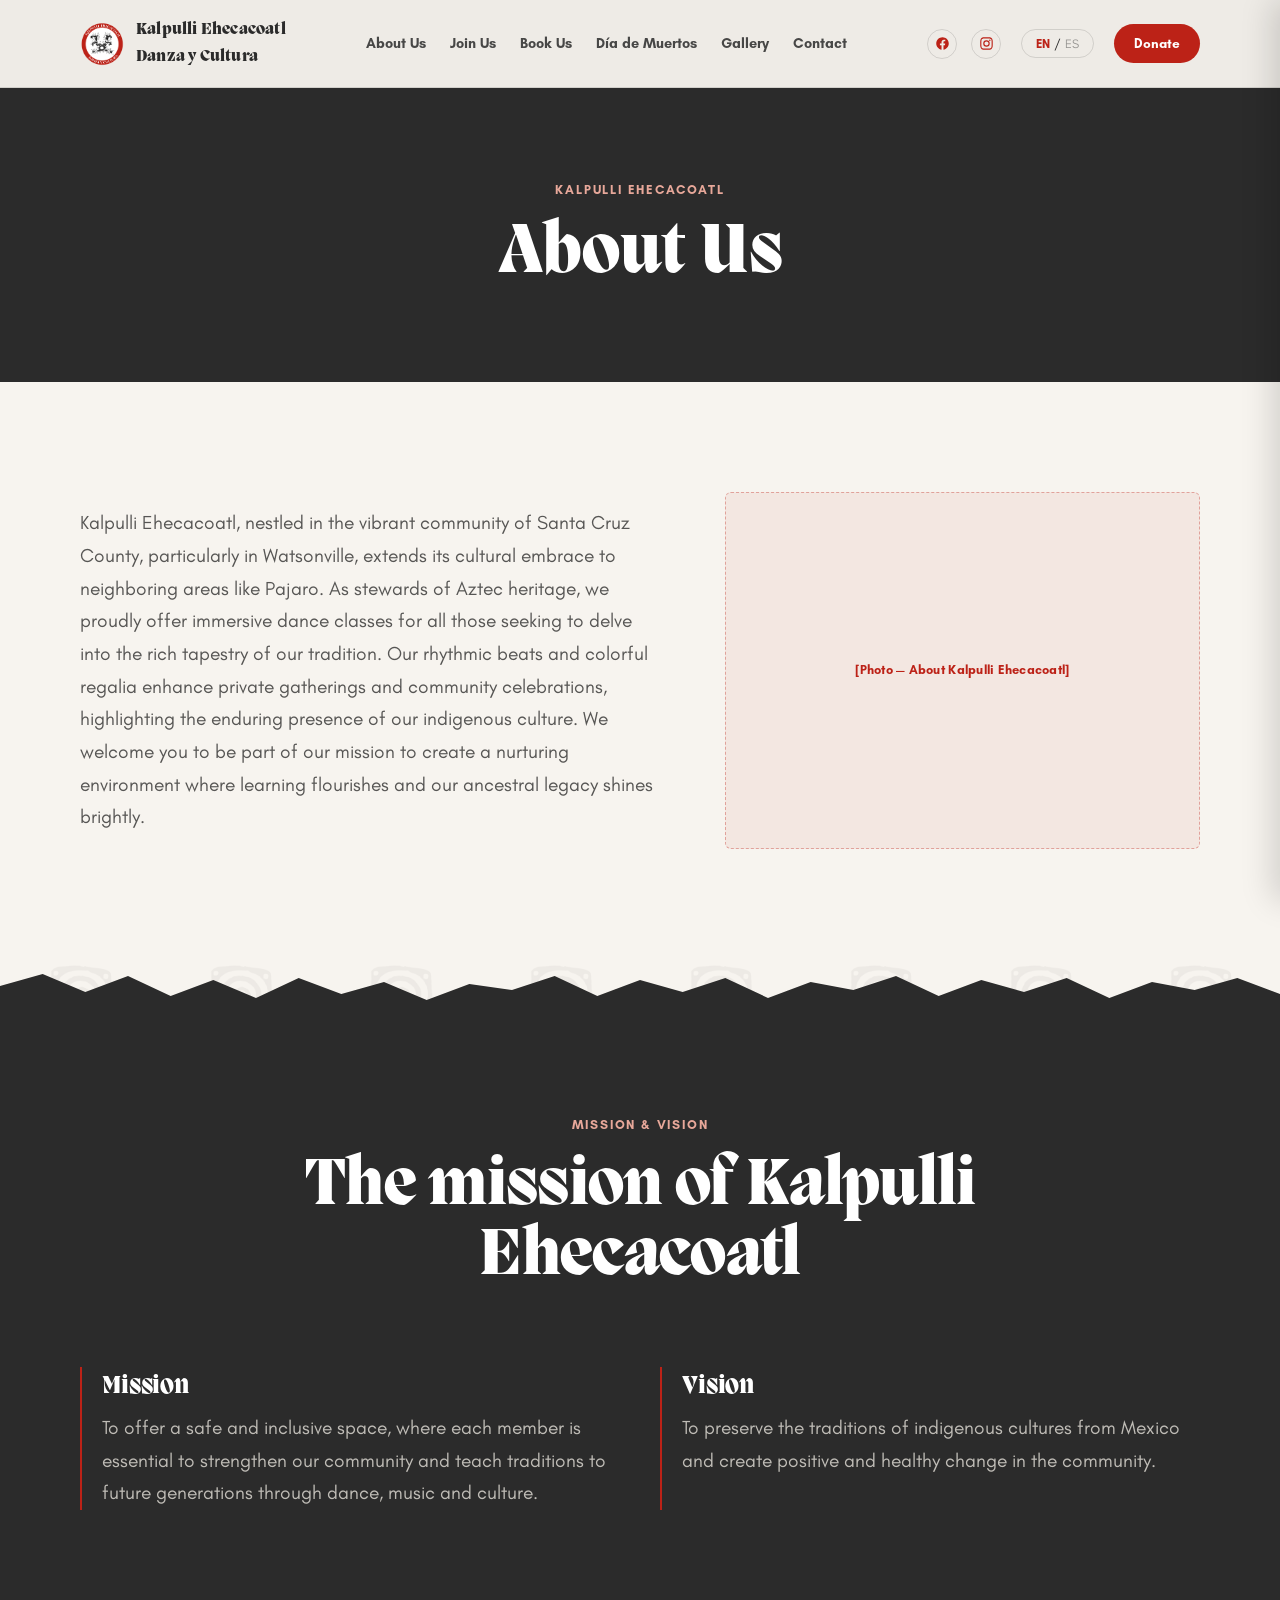
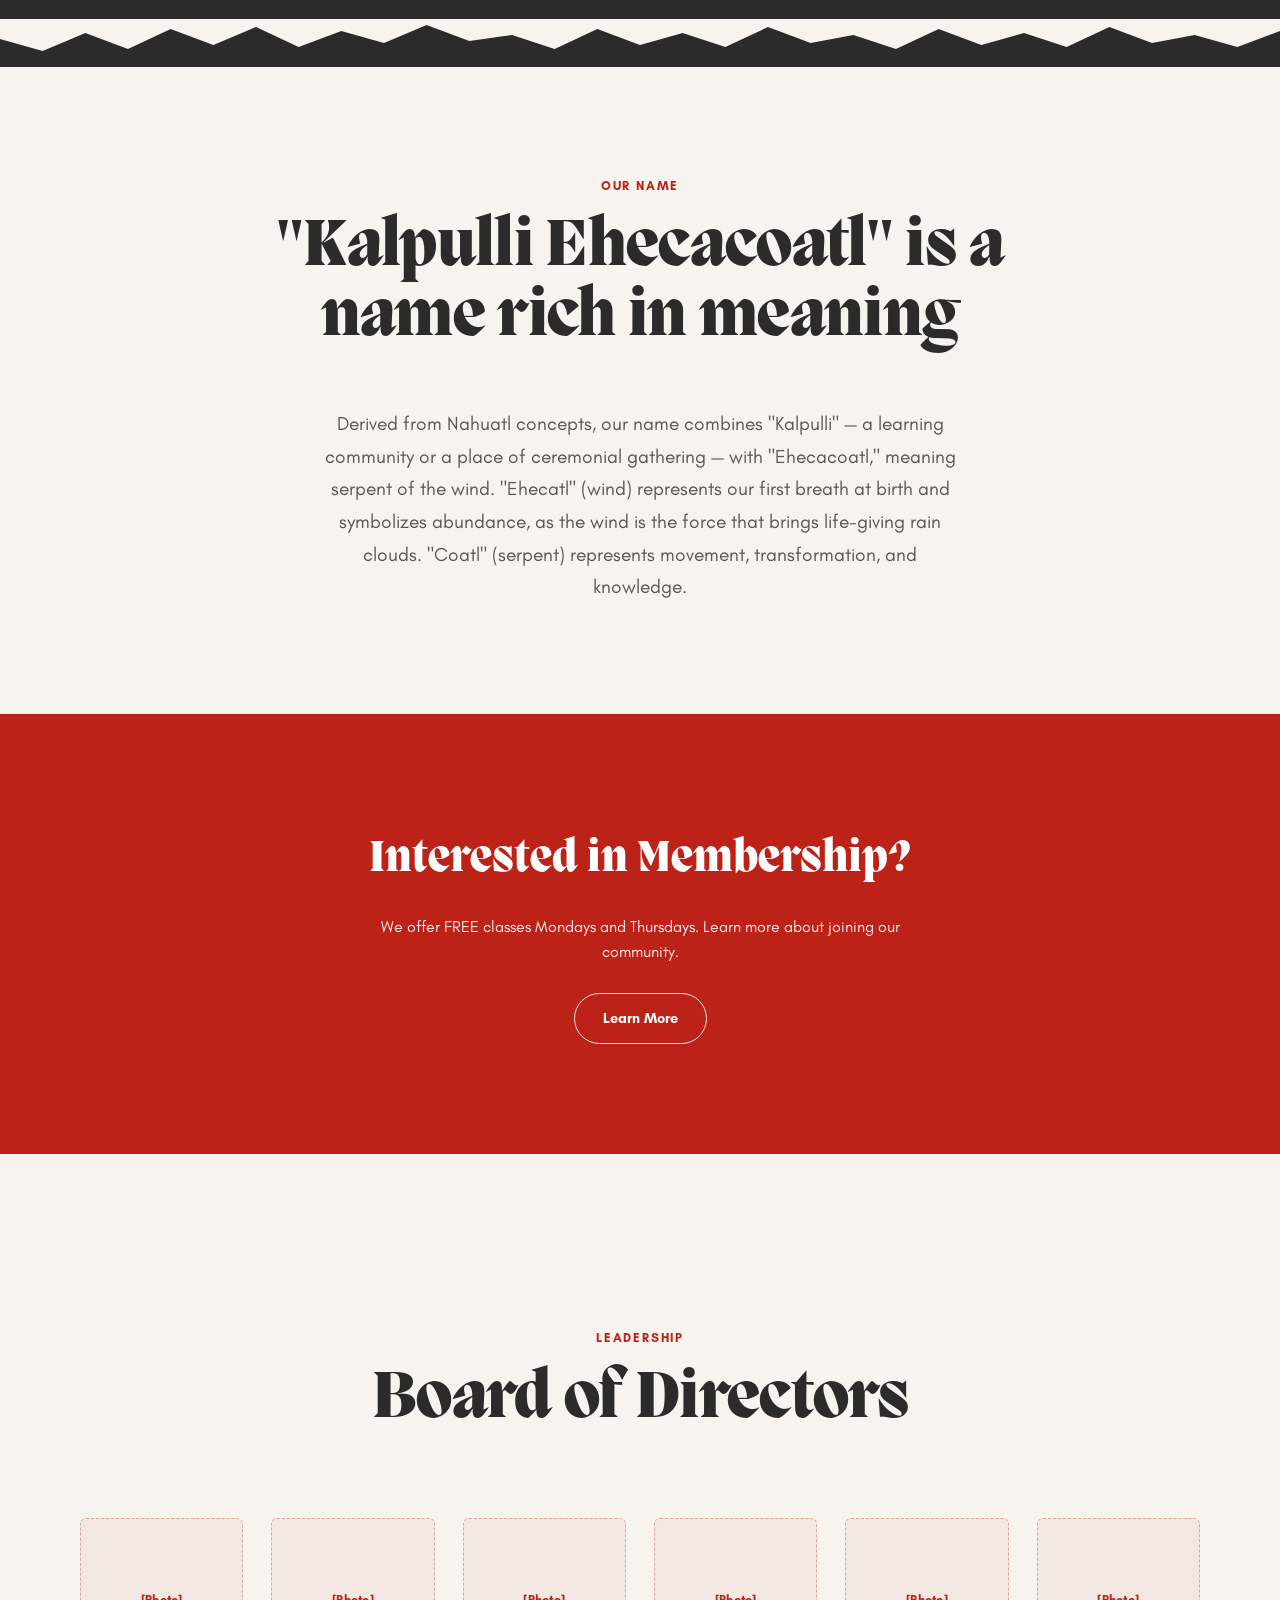
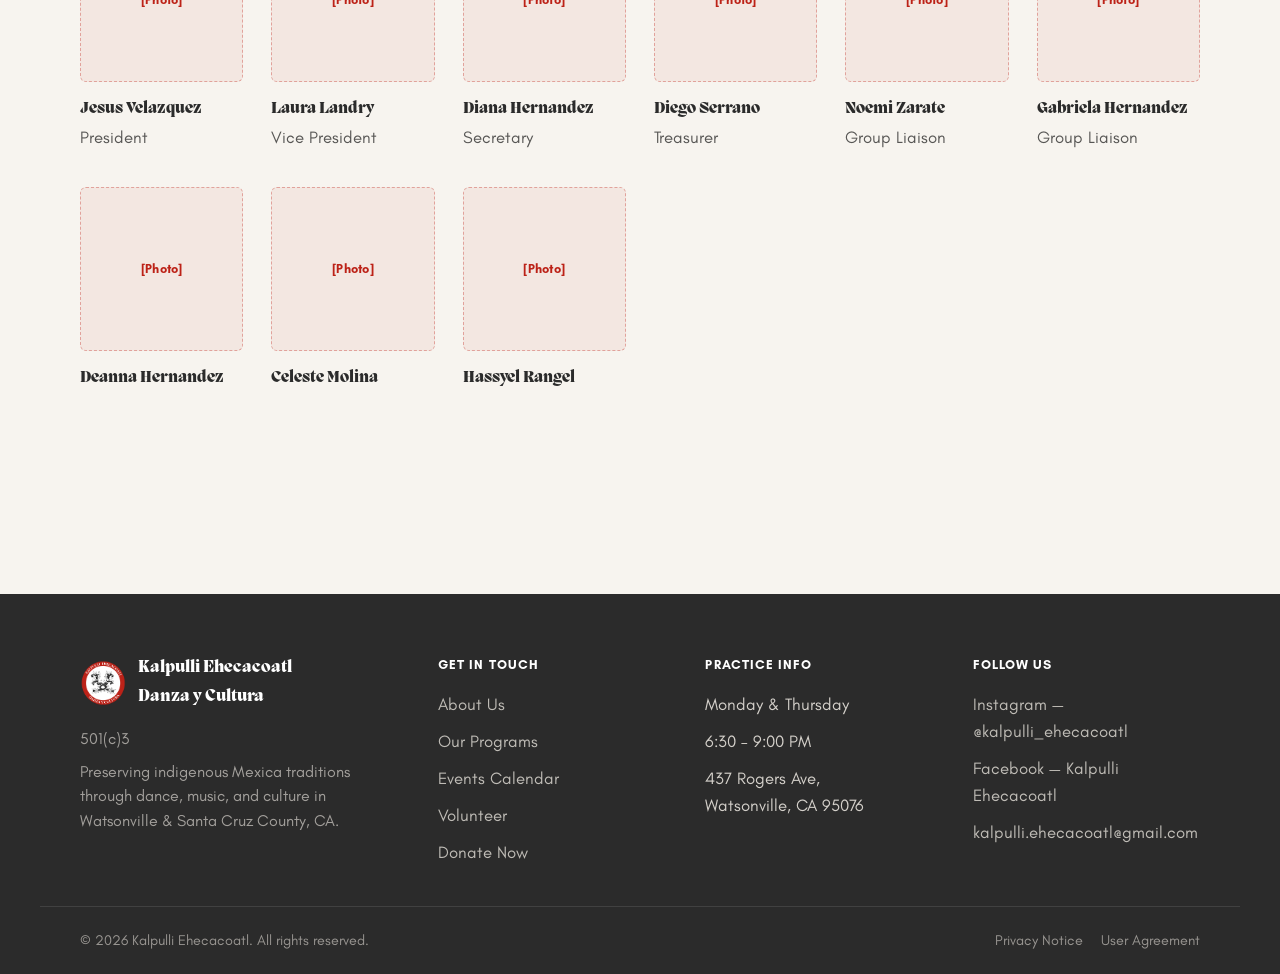
<file: about.html>
<!DOCTYPE html>
<html lang="en">
<head>
<meta charset="UTF-8">
<meta name="viewport" content="width=device-width, initial-scale=1.0">
<title>About Us — Kalpulli Ehecacoatl</title>

<!-- Open Graph / social sharing -->
<meta property="og:type" content="website">
<meta property="og:title" content="About Us — Kalpulli Ehecacoatl">
<meta property="og:description" content="Kalpulli Ehecacoatl preserves indigenous Mexica traditions through dance, music, and community in Watsonville, CA.">
<meta property="og:image" content="https://ofreedo.github.io/kalpulli-homepage-preview/assets/new_logo.png">
<meta property="og:url" content="https://ofreedo.github.io/kalpulli-homepage-preview/about.html">
<meta name="twitter:card" content="summary_large_image">
<meta name="twitter:title" content="About Us — Kalpulli Ehecacoatl">
<meta name="twitter:description" content="Kalpulli Ehecacoatl preserves indigenous Mexica traditions through dance, music, and community in Watsonville, CA.">
<meta name="twitter:image" content="https://ofreedo.github.io/kalpulli-homepage-preview/assets/new_logo.png">

<link rel="preconnect" href="https://fonts.googleapis.com">
<link rel="preconnect" href="https://fonts.gstatic.com" crossorigin>
<link href="https://fonts.googleapis.com/css2?family=Figtree:wght@400;500;600;700&family=Playfair+Display:ital,wght@0,500;0,600;0,700;1,500&display=swap" rel="stylesheet">
<link rel="stylesheet" href="css/site.css?v=7">
<style>
  /* Board of Directors grid */
  .board-grid{display:grid;grid-template-columns:repeat(auto-fit,minmax(160px,1fr));gap:36px 28px;margin-top:56px;}
  .board-member .ph-photo{margin-bottom:14px;}
  .board-member h4{font-family:var(--serif);font-weight:800;font-size:1.05rem;}
  .board-member p{font-size:1.05rem;color:var(--ink-soft);margin-top:2px;}
</style>
</head>
<body>

<header>
  <div class="bar">
    <a href="index.html" class="logo">
      <span class="mark"><img src="assets/new_logo.png" alt="Kalpulli Ehecacoatl seal"></span>
      Kalpulli Ehecacoatl<br>Danza y Cultura
    </a>
    <nav>
      <ul>
        <li><a href="about.html" data-i18n="nav-about">About Us</a></li>
        <li><a href="join-us.html" data-i18n="nav-join">Join Us</a></li>
        <li><a href="book-us.html" data-i18n="nav-book">Book Us</a></li>
        <li><a href="dia-de-muertos.html" data-i18n="nav-ceremony">Día de Muertos</a></li>
        <li><a href="gallery.html" data-i18n="nav-gallery">Gallery</a></li>
        <li><a href="contact.html" data-i18n="nav-contact">Contact</a></li>
      </ul>
    </nav>
    <div class="header-right">
      <div class="social">
        <a href="https://www.facebook.com/KalpulliEhecacoatl" target="_blank" rel="noopener" aria-label="Kalpulli Ehecacoatl on Facebook"><svg viewBox="0 0 24 24" aria-hidden="true"><path d="M22 12.06C22 6.505 17.523 2 12 2S2 6.505 2 12.06c0 5.02 3.657 9.184 8.438 9.94v-7.03H7.898v-2.91h2.54V9.845c0-2.526 1.492-3.921 3.777-3.921 1.094 0 2.238.197 2.238.197v2.475h-1.26c-1.243 0-1.63.775-1.63 1.57v1.888h2.773l-.443 2.91h-2.33V22c4.78-.756 8.437-4.92 8.437-9.94z"/></svg></a>
        <a href="https://www.instagram.com/kalpulli_ehecacoatl/" target="_blank" rel="noopener" aria-label="Kalpulli Ehecacoatl on Instagram"><svg viewBox="0 0 24 24" aria-hidden="true"><path d="M12 2c-2.716 0-3.056.012-4.123.06-1.064.05-1.79.218-2.428.465a4.902 4.902 0 0 0-1.771 1.153A4.902 4.902 0 0 0 2.525 5.45c-.247.637-.415 1.363-.465 2.428C2.012 8.944 2 9.284 2 12s.012 3.056.06 4.123c.05 1.064.218 1.79.465 2.428a4.902 4.902 0 0 0 1.153 1.771 4.902 4.902 0 0 0 1.77 1.153c.638.247 1.364.415 2.43.465C8.943 21.988 9.283 22 12 22s3.056-.012 4.123-.06c1.064-.05 1.79-.218 2.428-.465a4.902 4.902 0 0 0 1.771-1.153 4.902 4.902 0 0 0 1.153-1.77c.247-.638.415-1.364.465-2.43.048-1.066.06-1.406.06-4.122s-.012-3.056-.06-4.123c-.05-1.064-.218-1.79-.465-2.428a4.902 4.902 0 0 0-1.153-1.771 4.902 4.902 0 0 0-1.77-1.153c-.638-.247-1.364-.415-2.43-.465C15.056 2.012 14.716 2 12 2zm0 1.802c2.67 0 2.986.01 4.04.059.976.045 1.505.207 1.858.344.466.181.8.399 1.15.748.35.35.567.683.748 1.15.137.352.3.881.344 1.857.048 1.054.058 1.37.058 4.04s-.01 2.987-.058 4.04c-.045.977-.207 1.506-.344 1.858-.181.466-.399.8-.748 1.15-.35.35-.683.567-1.15.748-.352.137-.882.3-1.857.344-1.054.048-1.37.058-4.041.058s-2.987-.01-4.04-.058c-.977-.045-1.506-.207-1.858-.344a3.098 3.098 0 0 1-1.15-.748 3.098 3.098 0 0 1-.748-1.15c-.137-.352-.3-.882-.344-1.857-.048-1.054-.058-1.37-.058-4.041s.01-2.987.058-4.04c.045-.977.207-1.506.344-1.858.181-.466.399-.8.748-1.15.35-.35.683-.567 1.15-.748.352-.137.881-.3 1.857-.344 1.054-.048 1.37-.058 4.041-.058zm0 3.064a5.135 5.135 0 1 0 0 10.269 5.135 5.135 0 0 0 0-10.27zm0 8.468a3.333 3.333 0 1 1 0-6.666 3.333 3.333 0 0 1 0 6.666zm6.538-8.671a1.2 1.2 0 1 1-2.4 0 1.2 1.2 0 0 1 2.4 0z"/></svg></a>
      </div>
      <button class="lang-btn" type="button" aria-label="Cambiar a español">
        <span data-lang-option="en" class="is-active">EN</span> / <span data-lang-option="es">ES</span>
      </button>
      <a class="donate-btn" href="donate.html" data-i18n="nav-donate">Donate</a>
      <button class="hamburger" id="hamburgerBtn" aria-label="Open menu" aria-expanded="false">
        <span></span><span></span><span></span>
      </button>
    </div>
  </div>
</header>

<div class="nav-scrim" id="navScrim"></div>
<nav class="mobile-nav" id="mobileNav" aria-hidden="true">
  <div class="mobile-nav-header">
    <button class="mobile-nav-close" id="mobileNavClose" aria-label="Close menu">&times;</button>
  </div>
  <ul>
    <li><a href="about.html" data-i18n="nav-about">About Us</a></li>
    <li><a href="join-us.html" data-i18n="nav-join">Join Us</a></li>
    <li><a href="book-us.html" data-i18n="nav-book">Book Us</a></li>
    <li><a href="dia-de-muertos.html" data-i18n="nav-ceremony">Día de Muertos</a></li>
    <li><a href="gallery.html" data-i18n="nav-gallery">Gallery</a></li>
    <li><a href="contact.html" data-i18n="nav-contact">Contact</a></li>
  </ul>
  <div class="mobile-nav-social">
    <a href="https://www.facebook.com/KalpulliEhecacoatl" target="_blank" rel="noopener" class="social-link">Facebook</a>
    <a href="https://www.instagram.com/kalpulli_ehecacoatl/" target="_blank" rel="noopener" class="social-link">Instagram</a>
  </div>
  <button class="lang-btn mobile-nav-lang" type="button" aria-label="Cambiar a español">
    <span data-lang-option="en" class="is-active">EN</span> / <span data-lang-option="es">ES</span>
  </button>
</nav>

<!-- PAGE BANNER -->
<section class="page-banner">
  <div class="wrap">
    <div class="kicker reveal reveal-up" data-i18n="banner-kicker">Kalpulli Ehecacoatl</div>
    <h1 class="reveal reveal-up" data-i18n="banner-h1">About Us</h1>
  </div>
</section>

<!-- ABOUT INTRO -->
<section data-seal-cream>
  <div class="wrap" style="display:grid;grid-template-columns:1.1fr .9fr;gap:64px;align-items:center;">
    <div class="reveal reveal-left">
      <p class="section-body" style="text-align:left;margin:0;max-width:none;" data-i18n="intro-body">Kalpulli Ehecacoatl, nestled in the vibrant community of Santa Cruz County, particularly in Watsonville, extends its cultural embrace to neighboring areas like Pajaro. As stewards of Aztec heritage, we proudly offer immersive dance classes for all those seeking to delve into the rich tapestry of our tradition. Our rhythmic beats and colorful regalia enhance private gatherings and community celebrations, highlighting the enduring presence of our indigenous culture. We welcome you to be part of our mission to create a nurturing environment where learning flourishes and our ancestral legacy shines brightly.</p>
    </div>
    <div class="ph-photo reveal reveal-right"><span>[Photo — About Kalpulli Ehecacoatl]</span></div>
  </div>
</section>

<div class="torn-edge torn-edge-to-dark">
  <svg viewBox="0 0 1200 48" preserveAspectRatio="none" xmlns="http://www.w3.org/2000/svg">
    <path d="M0,48 L0,28 L40,16 L80,34 L120,18 L160,38 L200,22 L240,40 L280,20 L320,36 L360,24 L400,42 L440,26 L480,32 L520,18 L560,38 L600,22 L640,34 L680,20 L720,40 L760,24 L800,32 L840,18 L880,38 L920,22 L960,34 L1000,20 L1040,40 L1080,24 L1120,32 L1160,20 L1200,36 L1200,48 Z" fill="#2b2b2b"/>
  </svg>
</div>

<!-- MISSION & VISION -->
<section class="dark-section">
  <div class="wrap">
    <div class="kicker reveal reveal-up" data-i18n="mission-kicker">Mission &amp; Vision</div>
    <h2 class="section-title reveal reveal-up" data-i18n="mission-title">The mission of Kalpulli Ehecacoatl</h2>
    <svg class="underline-accent reveal reveal-up is-visible" viewBox="0 0 120 12" xmlns="http://www.w3.org/2000/svg"><path d="M2 8 Q 20 2, 38 7 T 74 6 T 118 5"/></svg>
    <div class="terms-grid reveal-stagger" style="display:grid;grid-template-columns:1fr 1fr;gap:40px;margin-top:48px;">
      <div class="term">
        <div class="word" data-i18n="mission-word">Mission</div>
        <div class="def" data-i18n="mission-def">To offer a safe and inclusive space, where each member is essential to strengthen our community and teach traditions to future generations through dance, music and culture.</div>
      </div>
      <div class="term">
        <div class="word" data-i18n="vision-word">Vision</div>
        <div class="def" data-i18n="vision-def">To preserve the traditions of indigenous cultures from Mexico and create positive and healthy change in the community.</div>
      </div>
    </div>
  </div>
</section>

<div class="torn-edge torn-edge-to-light">
  <svg viewBox="0 0 1200 48" preserveAspectRatio="none" xmlns="http://www.w3.org/2000/svg">
    <path d="M0,0 L0,20 L40,32 L80,14 L120,30 L160,10 L200,26 L240,8 L280,28 L320,12 L360,24 L400,6 L440,22 L480,16 L520,30 L560,10 L600,26 L640,14 L680,28 L720,8 L760,24 L800,16 L840,30 L880,10 L920,26 L960,14 L1000,28 L1040,8 L1080,24 L1120,16 L1160,28 L1200,12 L1200,0 Z" fill="#F7F4EF"/>
  </svg>
</div>

<!-- OUR NAME -->
<section data-seal-cream>
  <div class="wrap">
    <div class="kicker reveal reveal-up" data-i18n="name-kicker">Our Name</div>
    <h2 class="section-title reveal reveal-up" data-i18n="name-title">"Kalpulli Ehecacoatl" is a name rich in meaning</h2>
    <svg class="underline-accent reveal reveal-up is-visible" viewBox="0 0 120 12" xmlns="http://www.w3.org/2000/svg"><path d="M2 8 Q 20 2, 38 7 T 74 6 T 118 5"/></svg>
    <p class="section-body reveal reveal-up" data-i18n="name-body">Derived from Nahuatl concepts, our name combines "Kalpulli" — a learning community or a place of ceremonial gathering — with "Ehecacoatl," meaning serpent of the wind. "Ehecatl" (wind) represents our first breath at birth and symbolizes abundance, as the wind is the force that brings life-giving rain clouds. "Coatl" (serpent) represents movement, transformation, and knowledge.</p>
  </div>
</section>

<!-- INTERESTED IN MEMBERSHIP -->
<section class="cta-band">
  <div class="wrap reveal reveal-up">
    <h2 data-i18n="membership-title">Interested in Membership?</h2>
    <p data-i18n="membership-body">We offer FREE classes Mondays and Thursdays. Learn more about joining our community.</p>
    <a class="btn btn-outline" href="join-us.html" data-i18n="membership-btn">Learn More</a>
  </div>
</section>

<div class="section-gap"></div>

<!-- BOARD OF DIRECTORS -->
<section data-seal-cream>
  <div class="wrap">
    <div class="kicker reveal reveal-up" data-i18n="board-kicker">Leadership</div>
    <h2 class="section-title reveal reveal-up" data-i18n="board-title">Board of Directors</h2>
    <svg class="underline-accent reveal reveal-up is-visible" viewBox="0 0 120 12" xmlns="http://www.w3.org/2000/svg"><path d="M2 8 Q 20 2, 38 7 T 74 6 T 118 5"/></svg>
    <div class="board-grid reveal-stagger">
      <div class="board-member">
        <div class="ph-photo ph-square"><span>[Photo]</span></div>
        <h4>Jesus Velazquez</h4>
        <p data-i18n="role-president">President</p>
      </div>
      <div class="board-member">
        <div class="ph-photo ph-square"><span>[Photo]</span></div>
        <h4>Laura Landry</h4>
        <p data-i18n="role-vp">Vice President</p>
      </div>
      <div class="board-member">
        <div class="ph-photo ph-square"><span>[Photo]</span></div>
        <h4>Diana Hernandez</h4>
        <p data-i18n="role-secretary">Secretary</p>
      </div>
      <div class="board-member">
        <div class="ph-photo ph-square"><span>[Photo]</span></div>
        <h4>Diego Serrano</h4>
        <p data-i18n="role-treasurer">Treasurer</p>
      </div>
      <div class="board-member">
        <div class="ph-photo ph-square"><span>[Photo]</span></div>
        <h4>Noemi Zarate</h4>
        <p data-i18n="role-liaison">Group Liaison</p>
      </div>
      <div class="board-member">
        <div class="ph-photo ph-square"><span>[Photo]</span></div>
        <h4>Gabriela Hernandez</h4>
        <p data-i18n="role-liaison">Group Liaison</p>
      </div>
      <div class="board-member">
        <div class="ph-photo ph-square"><span>[Photo]</span></div>
        <h4>Deanna Hernandez</h4>
        <p>&nbsp;</p>
      </div>
      <div class="board-member">
        <div class="ph-photo ph-square"><span>[Photo]</span></div>
        <h4>Celeste Molina</h4>
        <p>&nbsp;</p>
      </div>
      <div class="board-member">
        <div class="ph-photo ph-square"><span>[Photo]</span></div>
        <h4>Hassyel Rangel</h4>
        <p>&nbsp;</p>
      </div>
    </div>
  </div>
</section>

<div class="section-gap"></div>

<footer>
  <div class="wrap footer-top">
    <div class="footer-brand">
      <a href="index.html" class="logo-f">
        <span class="mark"><img src="assets/new_logo.png" alt="Kalpulli Ehecacoatl seal"></span>
        <h4>Kalpulli Ehecacoatl<br>Danza y Cultura</h4>
      </a>
      <p class="footer-brand-tag">501(c)3</p>
      <p data-i18n="footer-tagline">Preserving indigenous Mexica traditions through dance, music, and culture in Watsonville &amp; Santa Cruz County, CA.</p>
    </div>
    <div class="footer-col">
      <h5 data-i18n="footer-touch-h">Get In Touch</h5>
      <ul>
        <li><a href="about.html" data-i18n="nav-about">About Us</a></li>
        <li><a href="join-us.html" data-i18n="footer-programs">Our Programs</a></li>
        <li><a href="dia-de-muertos.html" data-i18n="footer-events">Events Calendar</a></li>
        <li><a href="join-us.html" data-i18n="footer-volunteer">Volunteer</a></li>
        <li><a href="donate.html" data-i18n="footer-donate-now">Donate Now</a></li>
      </ul>
    </div>
    <div class="footer-col">
      <h5 data-i18n="footer-practice-h">Practice Info</h5>
      <ul>
        <li data-i18n="footer-days">Monday &amp; Thursday</li>
        <li>6:30 – 9:00 PM</li>
        <li>437 Rogers Ave,<br>Watsonville, CA 95076</li>
      </ul>
    </div>
    <div class="footer-col">
      <h5 data-i18n="footer-follow-h">Follow Us</h5>
      <ul>
        <li><a href="https://www.instagram.com/kalpulli_ehecacoatl/" target="_blank" rel="noopener">Instagram — @kalpulli_ehecacoatl</a></li>
        <li><a href="https://www.facebook.com/KalpulliEhecacoatl" target="_blank" rel="noopener">Facebook — Kalpulli Ehecacoatl</a></li>
        <li><a href="mailto:kalpulli.ehecacoatl@gmail.com">kalpulli.ehecacoatl@gmail.com</a></li>
      </ul>
    </div>
  </div>
  <div class="wrap footer-bottom">
    <span data-i18n="footer-rights">© 2026 Kalpulli Ehecacoatl. All rights reserved.</span>
    <span><a href="#">Privacy Notice</a><a href="#">User Agreement</a></span>
  </div>
</footer>

<script>
window.PAGE_I18N = {
  es: {
    'nav-about': 'Nosotros',
    'nav-join': 'Únete',
    'nav-book': 'Contrátanos',
    'nav-ceremony': 'Día de Muertos',
    'nav-gallery': 'Galería',
    'nav-contact': 'Contacto',
    'nav-donate': 'Donar',
    'banner-kicker': 'Kalpulli Ehecacoatl',
    'banner-h1': 'Nosotros',
    'intro-body': 'Kalpulli Ehecacoatl, ubicado en la vibrante comunidad del condado de Santa Cruz, particularmente en Watsonville, extiende su abrazo cultural a áreas vecinas como Pajaro. Como guardianes de la herencia azteca, ofrecemos con orgullo clases de danza inmersivas para todos aquellos que buscan adentrarse en el rico tapiz de nuestra tradición. Nuestros ritmos y coloridos atuendos enriquecen reuniones privadas y celebraciones comunitarias, resaltando la presencia perdurable de nuestra cultura indígena. Te invitamos a ser parte de nuestra misión de crear un ambiente acogedor donde el aprendizaje florece y nuestro legado ancestral brilla intensamente.',
    'mission-kicker': 'Misión y Visión',
    'mission-title': 'La misión de Kalpulli Ehecacoatl',
    'mission-word': 'Misión',
    'mission-def': 'Ofrecer un espacio seguro e inclusivo, donde cada miembro es esencial para fortalecer nuestra comunidad y enseñar tradiciones a las futuras generaciones a través de la danza, la música y la cultura.',
    'vision-word': 'Visión',
    'vision-def': 'Preservar las tradiciones de las culturas indígenas de México y crear un cambio positivo y saludable en la comunidad.',
    'name-kicker': 'Nuestro Nombre',
    'name-title': '"Kalpulli Ehecacoatl" es un nombre rico en significado',
    'name-body': 'Derivado de conceptos náhuatl, nuestro nombre combina "Kalpulli" — una comunidad de aprendizaje o un lugar de reunión ceremonial — con "Ehecacoatl," que significa serpiente del viento. "Ehecatl" (viento) representa nuestro primer aliento al nacer y simboliza la abundancia, ya que el viento es la fuerza que trae las nubes que dan la lluvia vital. "Coatl" (serpiente) representa el movimiento, la transformación y el conocimiento.',
    'membership-title': '¿Interesado en ser miembro?',
    'membership-body': 'Ofrecemos clases GRATUITAS los lunes y jueves. Aprende más sobre cómo unirte a nuestra comunidad.',
    'membership-btn': 'Aprende Más',
    'board-kicker': 'Liderazgo',
    'board-title': 'Junta Directiva',
    'role-president': 'Presidente',
    'role-vp': 'Vicepresidenta',
    'role-secretary': 'Secretaria',
    'role-treasurer': 'Tesorero',
    'role-liaison': 'Enlace de Grupo',
    'footer-tagline': 'Preservando las tradiciones indígenas mexicas a través de la danza, la música y la cultura en Watsonville y el condado de Santa Cruz, CA.',
    'footer-touch-h': 'Contáctanos',
    'footer-programs': 'Nuestros Programas',
    'footer-events': 'Calendario de Eventos',
    'footer-volunteer': 'Voluntariado',
    'footer-donate-now': 'Donar Ahora',
    'footer-practice-h': 'Información de Práctica',
    'footer-days': 'Lunes y Jueves',
    'footer-follow-h': 'Síguenos',
    'footer-rights': '© 2026 Kalpulli Ehecacoatl. Todos los derechos reservados.'
  }
};
</script>
<script src="js/site.js?v=2"></script>
</body>
</html>
</file>
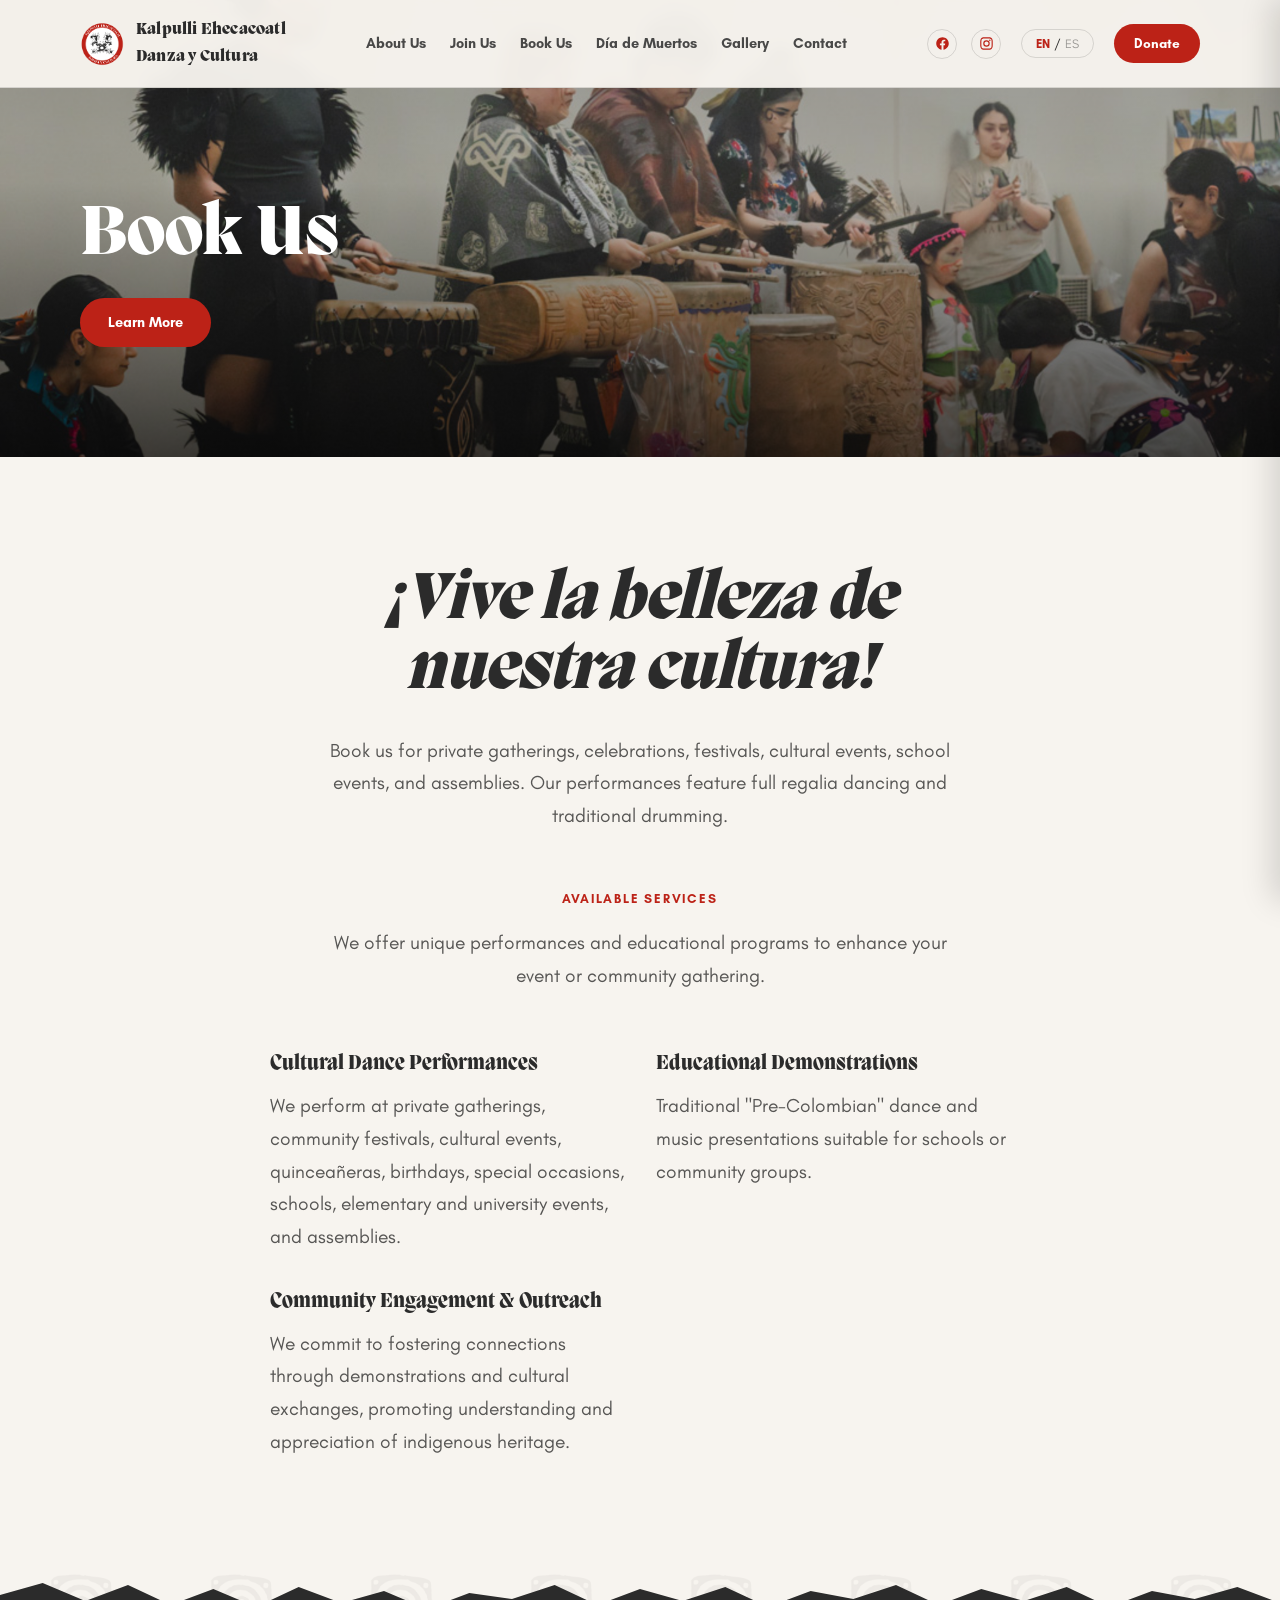
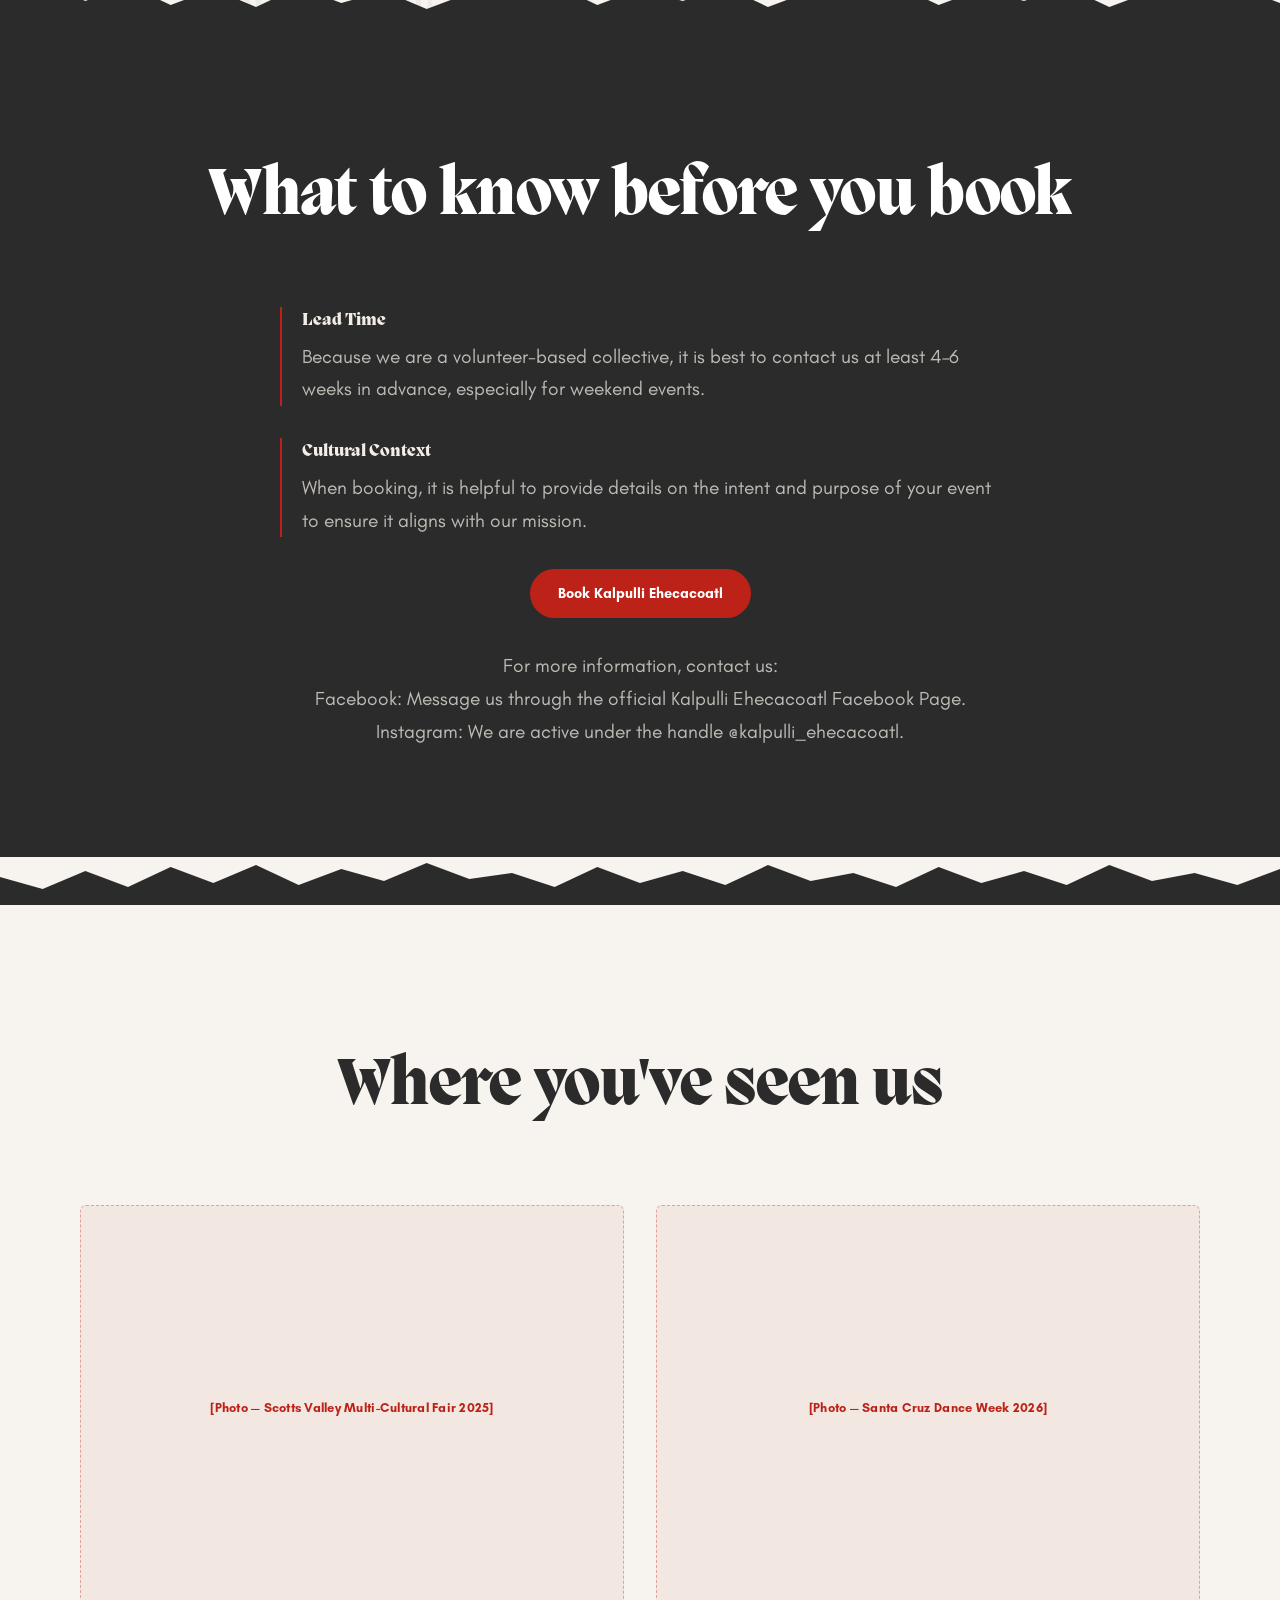
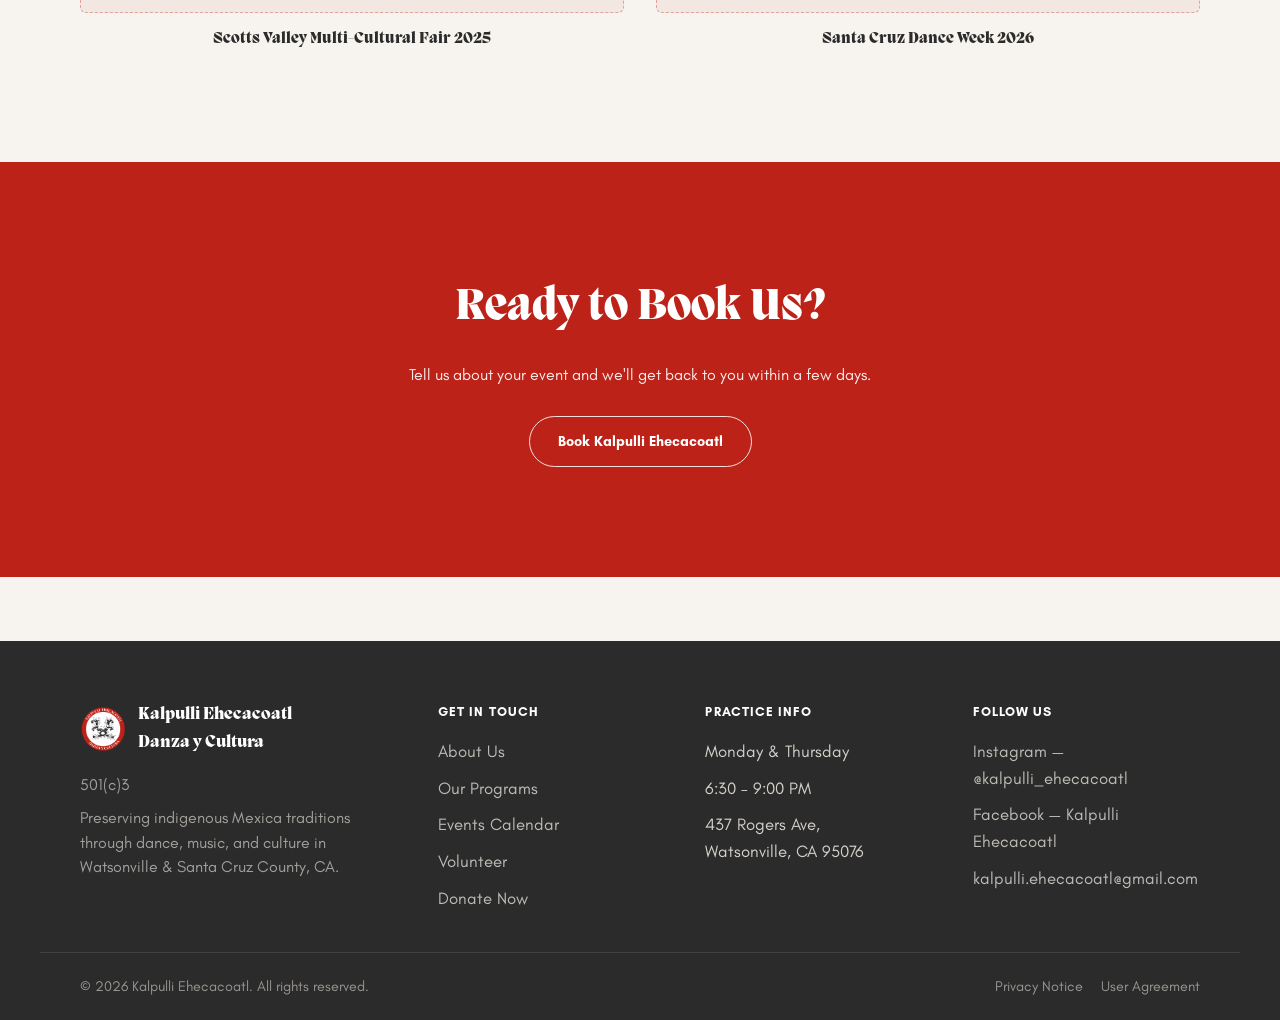
<file: book-us.html>
<!DOCTYPE html>
<html lang="en">
<head>
<meta charset="UTF-8">
<meta name="viewport" content="width=device-width, initial-scale=1.0">
<title>Book Us — Kalpulli Ehecacoatl</title>

<!-- Open Graph / social sharing -->
<meta property="og:type" content="website">
<meta property="og:title" content="Book Us — Kalpulli Ehecacoatl">
<meta property="og:description" content="Book Kalpulli Ehecacoatl for private gatherings, celebrations, festivals, cultural events, school events, and assemblies.">
<meta property="og:image" content="https://ofreedo.github.io/kalpulli-homepage-preview/assets/new_logo.png">
<meta property="og:url" content="https://ofreedo.github.io/kalpulli-homepage-preview/book-us.html">
<meta name="twitter:card" content="summary_large_image">
<meta name="twitter:title" content="Book Us — Kalpulli Ehecacoatl">
<meta name="twitter:description" content="Book Kalpulli Ehecacoatl for private gatherings, celebrations, festivals, cultural events, school events, and assemblies.">
<meta name="twitter:image" content="https://ofreedo.github.io/kalpulli-homepage-preview/assets/new_logo.png">

<link rel="preconnect" href="https://fonts.googleapis.com">
<link rel="preconnect" href="https://fonts.gstatic.com" crossorigin>
<link href="https://fonts.googleapis.com/css2?family=Figtree:wght@400;500;600;700&family=Playfair+Display:ital,wght@0,500;0,600;0,700;1,500&display=swap" rel="stylesheet">
<link rel="stylesheet" href="css/site.css?v=7">
<style>
  /* Hero-style banner with real photo background (not the plain dark .page-banner) */
  .book-hero{position:relative;padding:200px 0 110px;background-image:url('assets/drum-circle.jpg');background-size:cover;background-position:center;color:#fff;overflow:hidden;}
  .book-hero::after{content:'';position:absolute;inset:0;background:linear-gradient(180deg, rgba(0,0,0,0.25) 0%, rgba(0,0,0,0.15) 40%, rgba(0,0,0,0.65) 100%);z-index:0;}
  .book-hero .wrap{position:relative;z-index:1;}
  .book-hero h1{font-family:var(--serif);font-weight:800;font-size:clamp(2.6rem,6vw,4.4rem);line-height:1.05;margin-bottom:24px;}

  .services-list{display:grid;grid-template-columns:repeat(auto-fit,minmax(260px,1fr));gap:32px;margin-top:56px;text-align:left;}
  .service-item h3{font-family:var(--serif);font-weight:800;font-size:1.25rem;margin-bottom:10px;}
  .service-item p{color:var(--ink-soft);font-size:1.2rem;line-height:1.7;}

  .considerations{max-width:720px;margin:0 auto;}
  .consideration{border-left:2px solid var(--red);padding-left:20px;margin-bottom:32px;}
  .consideration h4{font-family:var(--serif);font-weight:800;font-size:1.1rem;margin-bottom:6px;}
  .consideration p{color:rgba(242,237,230,0.75);font-size:1.2rem;line-height:1.7;}

  .past-presentations{display:grid;grid-template-columns:1fr 1fr;gap:32px;margin-top:56px;}
  .past-presentations h4{font-family:var(--serif);font-weight:800;font-size:1rem;margin-top:14px;text-align:center;}

  @media (max-width: 700px){
    .past-presentations{grid-template-columns:1fr;}
  }
</style>
</head>
<body>

<header>
  <div class="bar">
    <a href="index.html" class="logo">
      <span class="mark"><img src="assets/new_logo.png" alt="Kalpulli Ehecacoatl seal"></span>
      Kalpulli Ehecacoatl<br>Danza y Cultura
    </a>
    <nav>
      <ul>
        <li><a href="about.html" data-i18n="nav-about">About Us</a></li>
        <li><a href="join-us.html" data-i18n="nav-join">Join Us</a></li>
        <li><a href="book-us.html" data-i18n="nav-book">Book Us</a></li>
        <li><a href="dia-de-muertos.html" data-i18n="nav-ceremony">Día de Muertos</a></li>
        <li><a href="gallery.html" data-i18n="nav-gallery">Gallery</a></li>
        <li><a href="contact.html" data-i18n="nav-contact">Contact</a></li>
      </ul>
    </nav>
    <div class="header-right">
      <div class="social">
        <a href="https://www.facebook.com/KalpulliEhecacoatl" target="_blank" rel="noopener" aria-label="Kalpulli Ehecacoatl on Facebook"><svg viewBox="0 0 24 24" aria-hidden="true"><path d="M22 12.06C22 6.505 17.523 2 12 2S2 6.505 2 12.06c0 5.02 3.657 9.184 8.438 9.94v-7.03H7.898v-2.91h2.54V9.845c0-2.526 1.492-3.921 3.777-3.921 1.094 0 2.238.197 2.238.197v2.475h-1.26c-1.243 0-1.63.775-1.63 1.57v1.888h2.773l-.443 2.91h-2.33V22c4.78-.756 8.437-4.92 8.437-9.94z"/></svg></a>
        <a href="https://www.instagram.com/kalpulli_ehecacoatl/" target="_blank" rel="noopener" aria-label="Kalpulli Ehecacoatl on Instagram"><svg viewBox="0 0 24 24" aria-hidden="true"><path d="M12 2c-2.716 0-3.056.012-4.123.06-1.064.05-1.79.218-2.428.465a4.902 4.902 0 0 0-1.771 1.153A4.902 4.902 0 0 0 2.525 5.45c-.247.637-.415 1.363-.465 2.428C2.012 8.944 2 9.284 2 12s.012 3.056.06 4.123c.05 1.064.218 1.79.465 2.428a4.902 4.902 0 0 0 1.153 1.771 4.902 4.902 0 0 0 1.77 1.153c.638.247 1.364.415 2.43.465C8.943 21.988 9.283 22 12 22s3.056-.012 4.123-.06c1.064-.05 1.79-.218 2.428-.465a4.902 4.902 0 0 0 1.771-1.153 4.902 4.902 0 0 0 1.153-1.77c.247-.638.415-1.364.465-2.43.048-1.066.06-1.406.06-4.122s-.012-3.056-.06-4.123c-.05-1.064-.218-1.79-.465-2.428a4.902 4.902 0 0 0-1.153-1.771 4.902 4.902 0 0 0-1.77-1.153c-.638-.247-1.364-.415-2.43-.465C15.056 2.012 14.716 2 12 2zm0 1.802c2.67 0 2.986.01 4.04.059.976.045 1.505.207 1.858.344.466.181.8.399 1.15.748.35.35.567.683.748 1.15.137.352.3.881.344 1.857.048 1.054.058 1.37.058 4.04s-.01 2.987-.058 4.04c-.045.977-.207 1.506-.344 1.858-.181.466-.399.8-.748 1.15-.35.35-.683.567-1.15.748-.352.137-.882.3-1.857.344-1.054.048-1.37.058-4.041.058s-2.987-.01-4.04-.058c-.977-.045-1.506-.207-1.858-.344a3.098 3.098 0 0 1-1.15-.748 3.098 3.098 0 0 1-.748-1.15c-.137-.352-.3-.882-.344-1.857-.048-1.054-.058-1.37-.058-4.041s.01-2.987.058-4.04c.045-.977.207-1.506.344-1.858.181-.466.399-.8.748-1.15.35-.35.683-.567 1.15-.748.352-.137.881-.3 1.857-.344 1.054-.048 1.37-.058 4.041-.058zm0 3.064a5.135 5.135 0 1 0 0 10.269 5.135 5.135 0 0 0 0-10.27zm0 8.468a3.333 3.333 0 1 1 0-6.666 3.333 3.333 0 0 1 0 6.666zm6.538-8.671a1.2 1.2 0 1 1-2.4 0 1.2 1.2 0 0 1 2.4 0z"/></svg></a>
      </div>
      <button class="lang-btn" type="button" aria-label="Cambiar a español">
        <span data-lang-option="en" class="is-active">EN</span> / <span data-lang-option="es">ES</span>
      </button>
      <a class="donate-btn" href="donate.html" data-i18n="nav-donate">Donate</a>
      <button class="hamburger" id="hamburgerBtn" aria-label="Open menu" aria-expanded="false">
        <span></span><span></span><span></span>
      </button>
    </div>
  </div>
</header>

<div class="nav-scrim" id="navScrim"></div>
<nav class="mobile-nav" id="mobileNav" aria-hidden="true">
  <div class="mobile-nav-header">
    <button class="mobile-nav-close" id="mobileNavClose" aria-label="Close menu">&times;</button>
  </div>
  <ul>
    <li><a href="about.html" data-i18n="nav-about">About Us</a></li>
    <li><a href="join-us.html" data-i18n="nav-join">Join Us</a></li>
    <li><a href="book-us.html" data-i18n="nav-book">Book Us</a></li>
    <li><a href="dia-de-muertos.html" data-i18n="nav-ceremony">Día de Muertos</a></li>
    <li><a href="gallery.html" data-i18n="nav-gallery">Gallery</a></li>
    <li><a href="contact.html" data-i18n="nav-contact">Contact</a></li>
  </ul>
  <div class="mobile-nav-social">
    <a href="https://www.facebook.com/KalpulliEhecacoatl" target="_blank" rel="noopener" class="social-link">Facebook</a>
    <a href="https://www.instagram.com/kalpulli_ehecacoatl/" target="_blank" rel="noopener" class="social-link">Instagram</a>
  </div>
  <button class="lang-btn mobile-nav-lang" type="button" aria-label="Cambiar a español">
    <span data-lang-option="en" class="is-active">EN</span> / <span data-lang-option="es">ES</span>
  </button>
</nav>

<!-- HERO -->
<section class="book-hero">
  <div class="wrap">
    <h1 class="reveal reveal-up" data-i18n="hero-h1">Book Us</h1>
    <!-- Placeholder — swap for the real Google Form URL from the client before launch -->
    <a class="btn btn-solid reveal reveal-up" href="#" style="transition-delay:.15s;" data-i18n="hero-btn">Learn More</a>
  </div>
</section>

<!-- INTRO -->
<section data-seal-cream>
  <div class="wrap" style="max-width:820px;text-align:center;">
    <h2 class="section-title reveal reveal-up" style="font-style:italic;">¡Vive la belleza de nuestra cultura!</h2>
    <p class="section-body reveal reveal-up" data-i18n="intro-body">Book us for private gatherings, celebrations, festivals, cultural events, school events, and assemblies. Our performances feature full regalia dancing and traditional drumming.</p>

    <div class="kicker reveal reveal-up" style="margin-top:56px;" data-i18n="services-kicker">Available Services</div>
    <p class="section-body reveal reveal-up" style="margin-top:12px;" data-i18n="services-body">We offer unique performances and educational programs to enhance your event or community gathering.</p>

    <div class="services-list reveal-stagger">
      <div class="service-item">
        <h3 data-i18n="service-1-h">Cultural Dance Performances</h3>
        <p data-i18n="service-1-p">We perform at private gatherings, community festivals, cultural events, quinceañeras, birthdays, special occasions, schools, elementary and university events, and assemblies.</p>
      </div>
      <div class="service-item">
        <h3 data-i18n="service-2-h">Educational Demonstrations</h3>
        <p data-i18n="service-2-p">Traditional "Pre-Colombian" dance and music presentations suitable for schools or community groups.</p>
      </div>
      <div class="service-item">
        <h3 data-i18n="service-3-h">Community Engagement &amp; Outreach</h3>
        <p data-i18n="service-3-p">We commit to fostering connections through demonstrations and cultural exchanges, promoting understanding and appreciation of indigenous heritage.</p>
      </div>
    </div>
  </div>
</section>

<div class="torn-edge torn-edge-to-dark">
  <svg viewBox="0 0 1200 48" preserveAspectRatio="none" xmlns="http://www.w3.org/2000/svg">
    <path d="M0,48 L0,28 L40,16 L80,34 L120,18 L160,38 L200,22 L240,40 L280,20 L320,36 L360,24 L400,42 L440,26 L480,32 L520,18 L560,38 L600,22 L640,34 L680,20 L720,40 L760,24 L800,32 L840,18 L880,38 L920,22 L960,34 L1000,20 L1040,40 L1080,24 L1120,32 L1160,20 L1200,36 L1200,48 Z" fill="#2b2b2b"/>
  </svg>
</div>

<!-- BOOKING CONSIDERATIONS -->
<section class="dark-section">
  <div class="wrap">
    <div class="kicker reveal reveal-up" data-i18n="considerations-kicker">Booking Considerations</div>
    <h2 class="section-title reveal reveal-up" data-i18n="considerations-title">What to know before you book</h2>
    <svg class="underline-accent reveal reveal-up is-visible" viewBox="0 0 120 12" xmlns="http://www.w3.org/2000/svg"><path d="M2 8 Q 20 2, 38 7 T 74 6 T 118 5"/></svg>
    <div class="considerations reveal-stagger" style="margin-top:48px;">
      <div class="consideration">
        <h4 data-i18n="lead-h">Lead Time</h4>
        <p data-i18n="lead-p">Because we are a volunteer-based collective, it is best to contact us at least 4–6 weeks in advance, especially for weekend events.</p>
      </div>
      <div class="consideration">
        <h4 data-i18n="context-h">Cultural Context</h4>
        <p data-i18n="context-p">When booking, it is helpful to provide details on the intent and purpose of your event to ensure it aligns with our mission.</p>
      </div>
    </div>
    <!-- Placeholder — swap for the real Google Form URL from the client before launch -->
    <div class="reveal reveal-up" style="text-align:center;margin-top:24px;">
      <a class="btn btn-solid" href="#" data-i18n="book-btn">Book Kalpulli Ehecacoatl</a>
    </div>
    <p class="reveal reveal-up" style="text-align:center;margin-top:32px;color:rgba(242,237,230,0.75);" data-i18n-html="contact-info">For more information, contact us:<br>Facebook: Message us through the official Kalpulli Ehecacoatl Facebook Page.<br>Instagram: We are active under the handle @kalpulli_ehecacoatl.</p>
  </div>
</section>

<div class="torn-edge torn-edge-to-light">
  <svg viewBox="0 0 1200 48" preserveAspectRatio="none" xmlns="http://www.w3.org/2000/svg">
    <path d="M0,0 L0,20 L40,32 L80,14 L120,30 L160,10 L200,26 L240,8 L280,28 L320,12 L360,24 L400,6 L440,22 L480,16 L520,30 L560,10 L600,26 L640,14 L680,28 L720,8 L760,24 L800,16 L840,30 L880,10 L920,26 L960,14 L1000,28 L1040,8 L1080,24 L1120,16 L1160,28 L1200,12 L1200,0 Z" fill="#F7F4EF"/>
  </svg>
</div>

<!-- PAST PRESENTATIONS -->
<section data-seal-cream>
  <div class="wrap">
    <div class="kicker reveal reveal-up" data-i18n="past-kicker">Past Presentations</div>
    <h2 class="section-title reveal reveal-up" data-i18n="past-title">Where you've seen us</h2>
    <svg class="underline-accent reveal reveal-up is-visible" viewBox="0 0 120 12" xmlns="http://www.w3.org/2000/svg"><path d="M2 8 Q 20 2, 38 7 T 74 6 T 118 5"/></svg>
    <div class="past-presentations reveal-stagger">
      <div>
        <div class="ph-photo"><span>[Photo — Scotts Valley Multi-Cultural Fair 2025]</span></div>
        <h4>Scotts Valley Multi-Cultural Fair 2025</h4>
      </div>
      <div>
        <div class="ph-photo"><span>[Photo — Santa Cruz Dance Week 2026]</span></div>
        <h4>Santa Cruz Dance Week 2026</h4>
      </div>
    </div>
  </div>
</section>

<!-- CTA -->
<section class="cta-band">
  <div class="wrap reveal reveal-up">
    <h2 data-i18n="cta-title">Ready to Book Us?</h2>
    <p data-i18n="cta-body">Tell us about your event and we'll get back to you within a few days.</p>
    <!-- Placeholder — swap for the real Google Form URL from the client before launch -->
    <a class="btn btn-outline" href="#" data-i18n="book-btn">Book Kalpulli Ehecacoatl</a>
  </div>
</section>

<div class="section-gap"></div>

<footer>
  <div class="wrap footer-top">
    <div class="footer-brand">
      <a href="index.html" class="logo-f">
        <span class="mark"><img src="assets/new_logo.png" alt="Kalpulli Ehecacoatl seal"></span>
        <h4>Kalpulli Ehecacoatl<br>Danza y Cultura</h4>
      </a>
      <p class="footer-brand-tag">501(c)3</p>
      <p data-i18n="footer-tagline">Preserving indigenous Mexica traditions through dance, music, and culture in Watsonville &amp; Santa Cruz County, CA.</p>
    </div>
    <div class="footer-col">
      <h5 data-i18n="footer-touch-h">Get In Touch</h5>
      <ul>
        <li><a href="about.html" data-i18n="nav-about">About Us</a></li>
        <li><a href="join-us.html" data-i18n="footer-programs">Our Programs</a></li>
        <li><a href="dia-de-muertos.html" data-i18n="footer-events">Events Calendar</a></li>
        <li><a href="join-us.html" data-i18n="footer-volunteer">Volunteer</a></li>
        <li><a href="donate.html" data-i18n="footer-donate-now">Donate Now</a></li>
      </ul>
    </div>
    <div class="footer-col">
      <h5 data-i18n="footer-practice-h">Practice Info</h5>
      <ul>
        <li data-i18n="footer-days">Monday &amp; Thursday</li>
        <li>6:30 – 9:00 PM</li>
        <li>437 Rogers Ave,<br>Watsonville, CA 95076</li>
      </ul>
    </div>
    <div class="footer-col">
      <h5 data-i18n="footer-follow-h">Follow Us</h5>
      <ul>
        <li><a href="https://www.instagram.com/kalpulli_ehecacoatl/" target="_blank" rel="noopener">Instagram — @kalpulli_ehecacoatl</a></li>
        <li><a href="https://www.facebook.com/KalpulliEhecacoatl" target="_blank" rel="noopener">Facebook — Kalpulli Ehecacoatl</a></li>
        <li><a href="mailto:kalpulli.ehecacoatl@gmail.com">kalpulli.ehecacoatl@gmail.com</a></li>
      </ul>
    </div>
  </div>
  <div class="wrap footer-bottom">
    <span data-i18n="footer-rights">© 2026 Kalpulli Ehecacoatl. All rights reserved.</span>
    <span><a href="#">Privacy Notice</a><a href="#">User Agreement</a></span>
  </div>
</footer>

<script>
window.PAGE_I18N = {
  es: {
    'nav-about': 'Nosotros',
    'nav-join': 'Únete',
    'nav-book': 'Contrátanos',
    'nav-ceremony': 'Día de Muertos',
    'nav-gallery': 'Galería',
    'nav-contact': 'Contacto',
    'nav-donate': 'Donar',
    'hero-h1': 'Contrátanos',
    'hero-btn': 'Aprende Más',
    'intro-body': 'Contrátanos para reuniones privadas, celebraciones, festivales, eventos culturales, eventos escolares y asambleas. Nuestras presentaciones incluyen danza con regalía completa y tambores tradicionales.',
    'services-kicker': 'Servicios Disponibles',
    'services-body': 'Ofrecemos presentaciones únicas y programas educativos para enriquecer tu evento o reunión comunitaria.',
    'service-1-h': 'Presentaciones de Danza Cultural',
    'service-1-p': 'Nos presentamos en reuniones privadas, festivales comunitarios, eventos culturales, quinceañeras, cumpleaños, ocasiones especiales, escuelas, eventos de primaria y universidad, y asambleas.',
    'service-2-h': 'Demostraciones Educativas',
    'service-2-p': 'Presentaciones tradicionales de danza y música "precolombina" adecuadas para escuelas o grupos comunitarios.',
    'service-3-h': 'Participación y Alcance Comunitario',
    'service-3-p': 'Nos comprometemos a fomentar conexiones a través de demostraciones e intercambios culturales, promoviendo la comprensión y apreciación de la herencia indígena.',
    'considerations-kicker': 'Consideraciones de Reserva',
    'considerations-title': 'Qué saber antes de reservar',
    'lead-h': 'Tiempo de Anticipación',
    'lead-p': 'Debido a que somos un colectivo basado en voluntarios, es mejor contactarnos con al menos 4–6 semanas de anticipación, especialmente para eventos de fin de semana.',
    'context-h': 'Contexto Cultural',
    'context-p': 'Al reservar, es útil proporcionar detalles sobre la intención y el propósito de tu evento para asegurar que se alinee con nuestra misión.',
    'book-btn': 'Reserva a Kalpulli Ehecacoatl',
    'contact-info': 'Para más información, contáctanos:<br>Facebook: Envíanos un mensaje a través de la página oficial de Facebook de Kalpulli Ehecacoatl.<br>Instagram: Estamos activos bajo el nombre @kalpulli_ehecacoatl.',
    'past-kicker': 'Presentaciones Pasadas',
    'past-title': 'Dónde nos has visto',
    'cta-title': '¿Listo para Contratarnos?',
    'cta-body': 'Cuéntanos sobre tu evento y te responderemos en unos días.',
    'footer-tagline': 'Preservando las tradiciones indígenas mexicas a través de la danza, la música y la cultura en Watsonville y el condado de Santa Cruz, CA.',
    'footer-touch-h': 'Contáctanos',
    'footer-programs': 'Nuestros Programas',
    'footer-events': 'Calendario de Eventos',
    'footer-volunteer': 'Voluntariado',
    'footer-donate-now': 'Donar Ahora',
    'footer-practice-h': 'Información de Práctica',
    'footer-days': 'Lunes y Jueves',
    'footer-follow-h': 'Síguenos',
    'footer-rights': '© 2026 Kalpulli Ehecacoatl. Todos los derechos reservados.'
  }
};
</script>
<script src="js/site.js?v=2"></script>
</body>
</html>
</file>
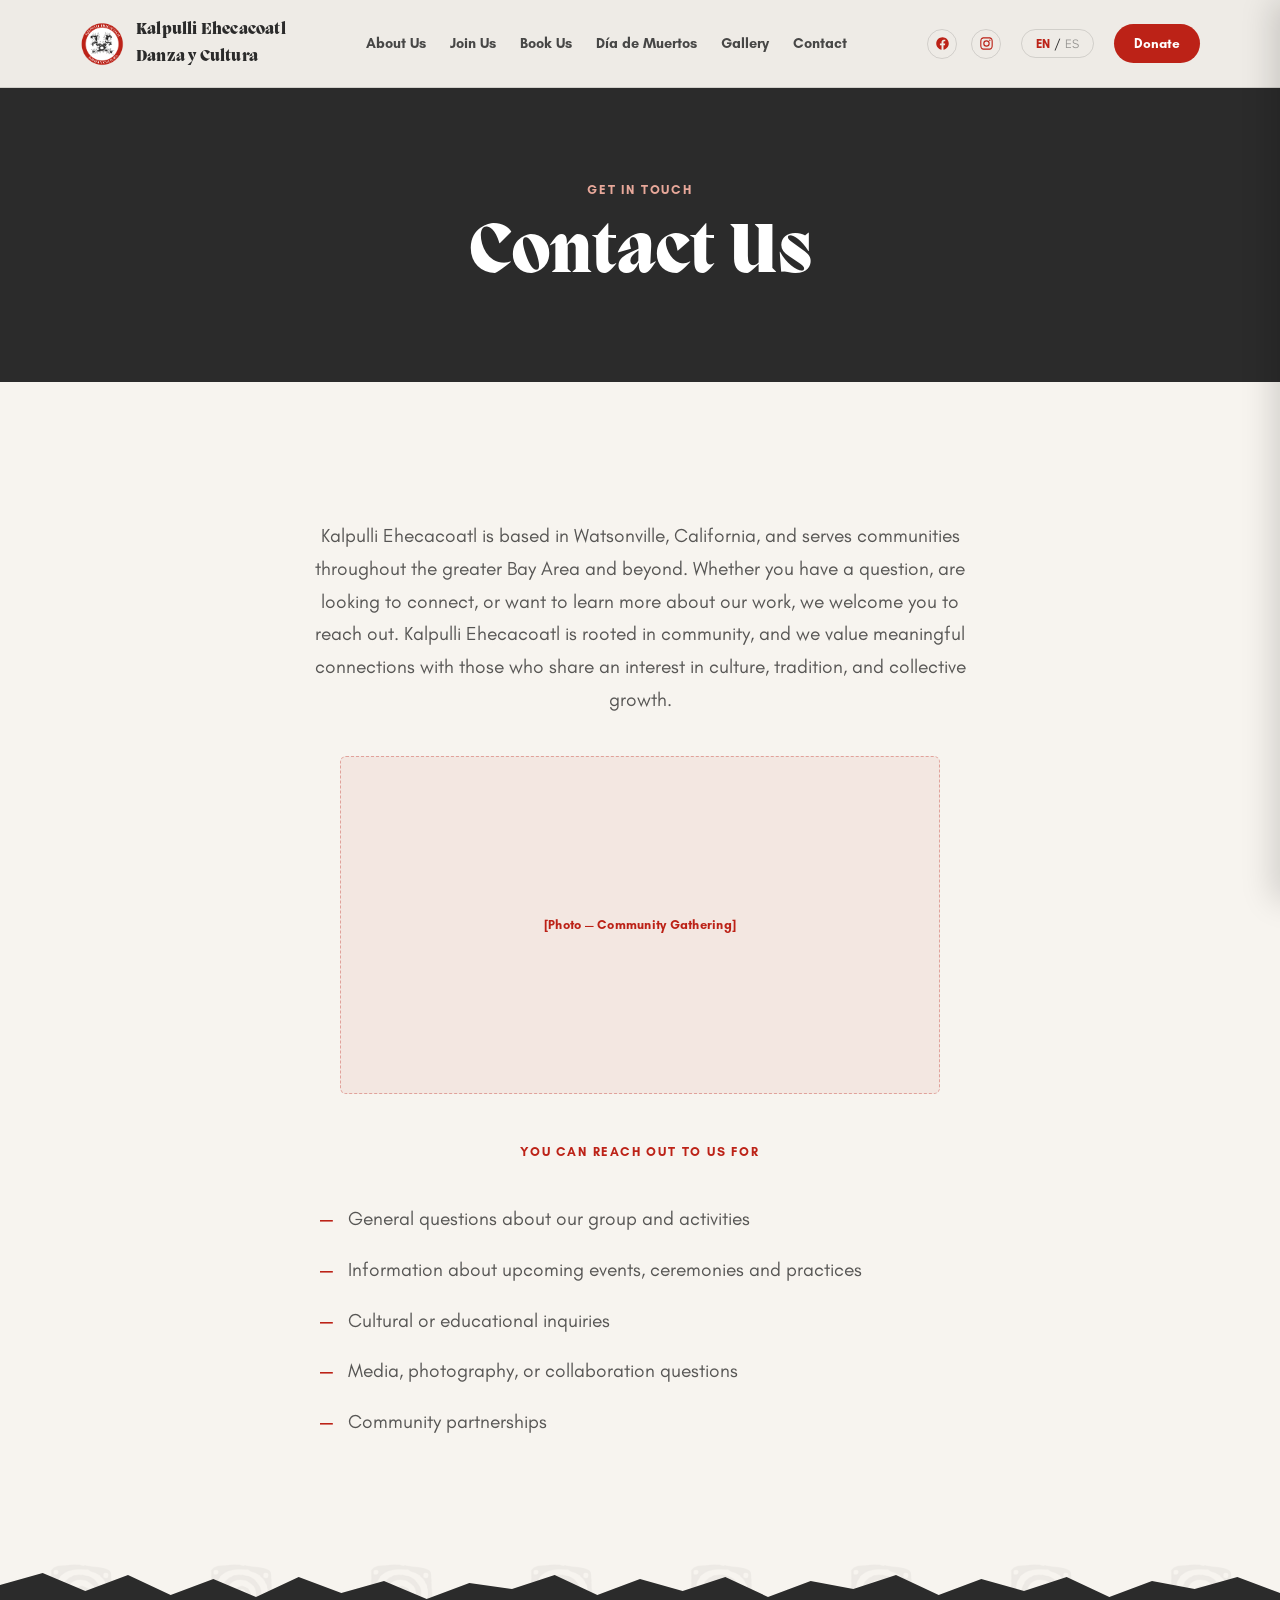
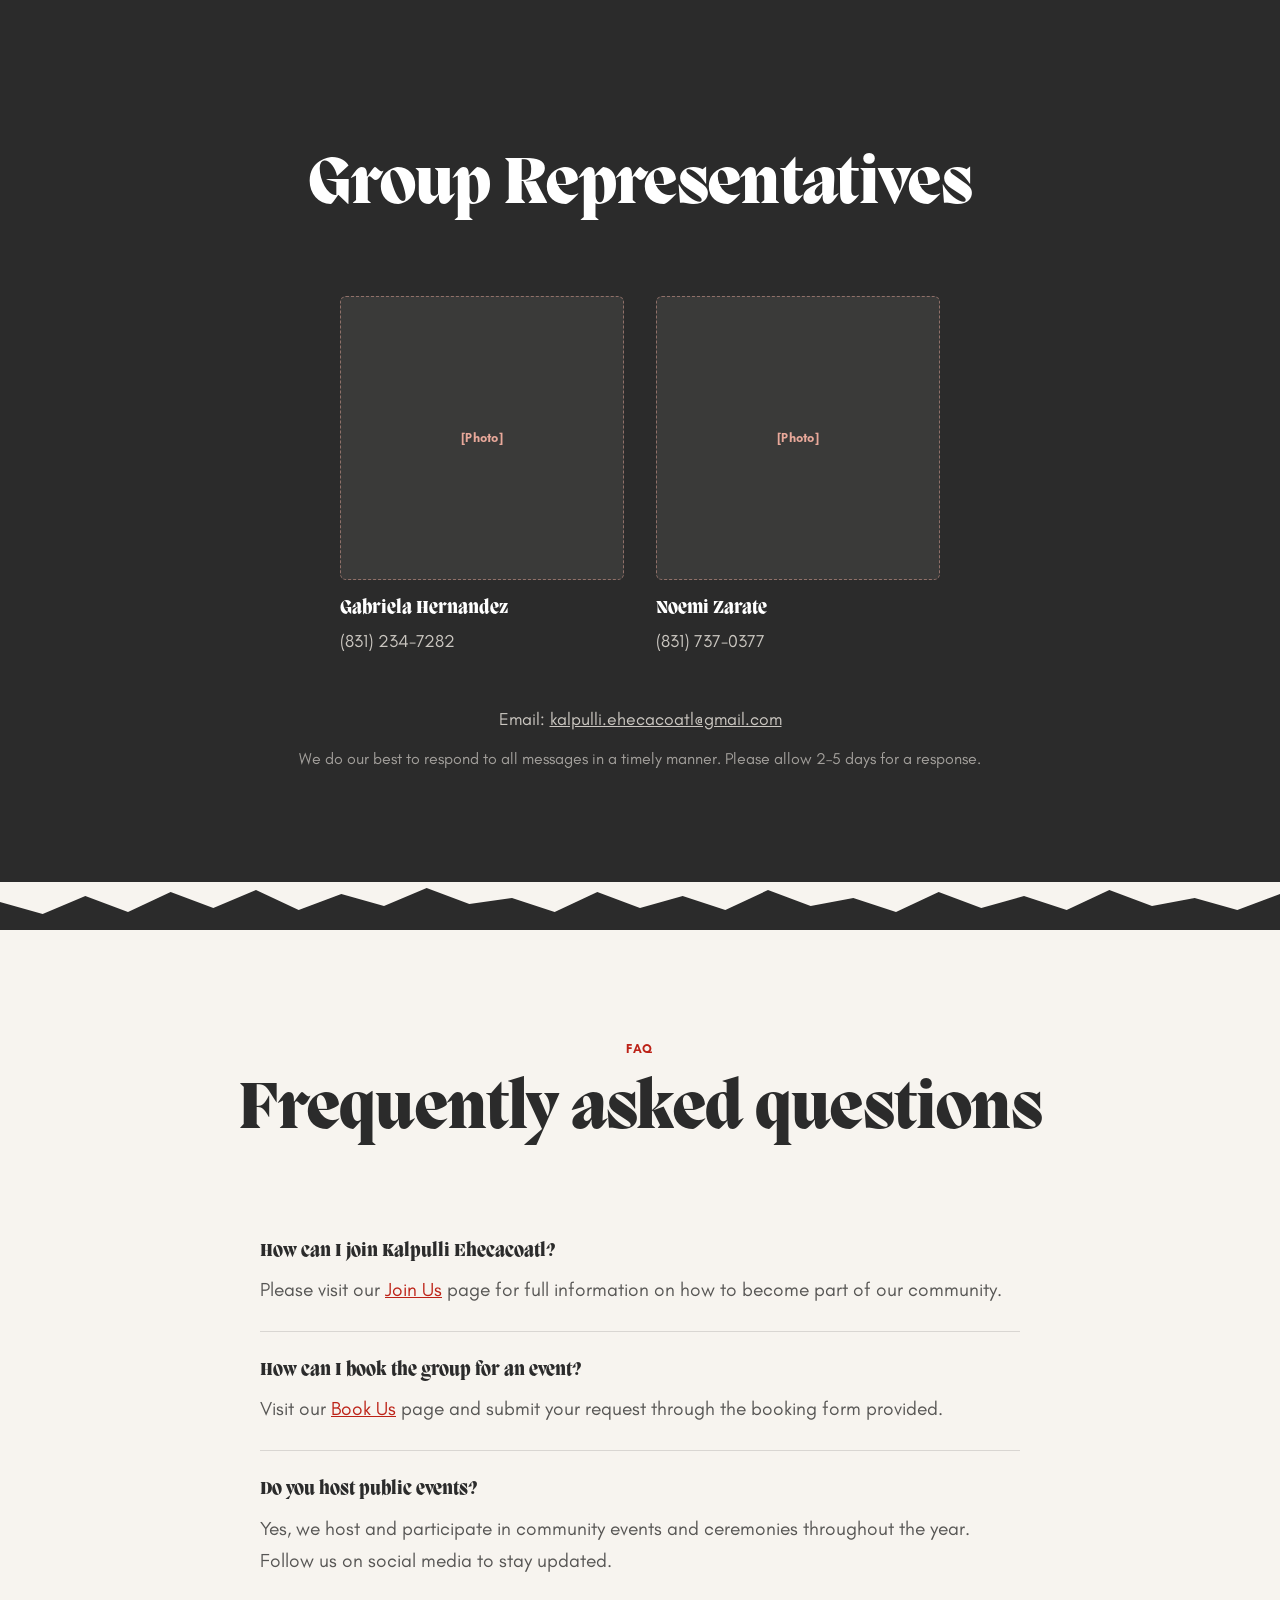
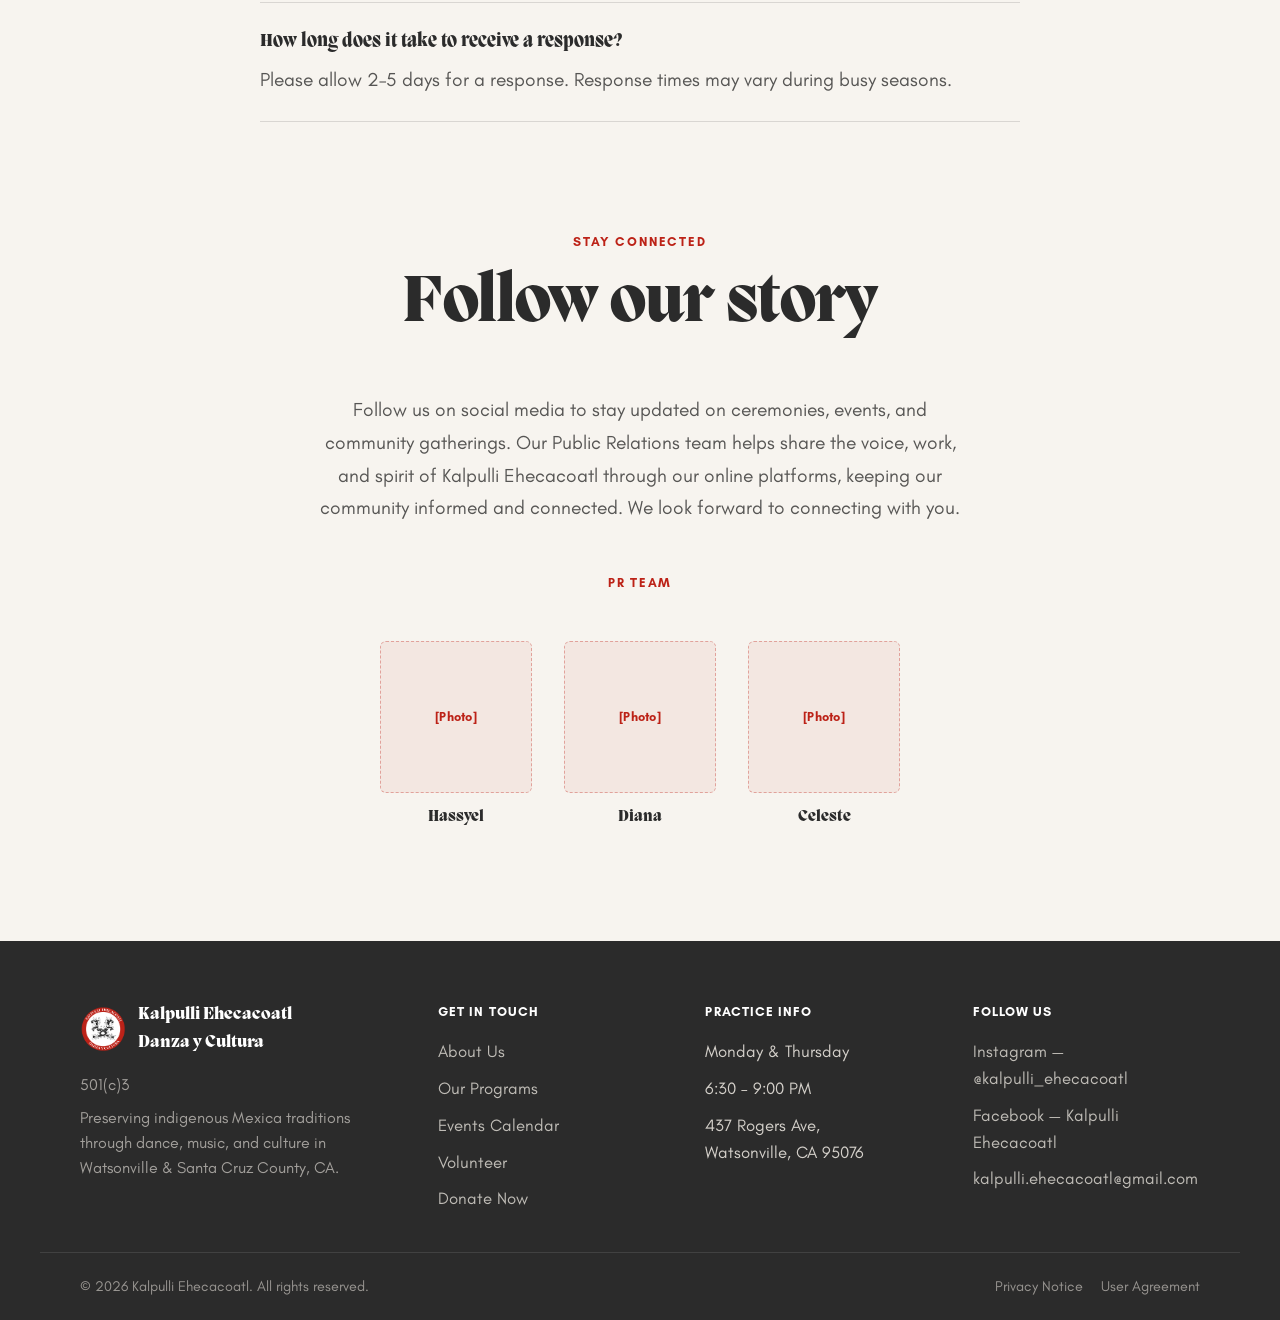
<file: contact.html>
<!DOCTYPE html>
<html lang="en">
<head>
<meta charset="UTF-8">
<meta name="viewport" content="width=device-width, initial-scale=1.0">
<title>Contact Us — Kalpulli Ehecacoatl</title>

<!-- Open Graph / social sharing -->
<meta property="og:type" content="website">
<meta property="og:title" content="Contact Us — Kalpulli Ehecacoatl">
<meta property="og:description" content="Kalpulli Ehecacoatl is based in Watsonville, California, and serves communities throughout the greater Bay Area and beyond.">
<meta property="og:image" content="https://ofreedo.github.io/kalpulli-homepage-preview/assets/new_logo.png">
<meta property="og:url" content="https://ofreedo.github.io/kalpulli-homepage-preview/contact.html">
<meta name="twitter:card" content="summary_large_image">
<meta name="twitter:title" content="Contact Us — Kalpulli Ehecacoatl">
<meta name="twitter:description" content="Kalpulli Ehecacoatl is based in Watsonville, California, and serves communities throughout the greater Bay Area and beyond.">
<meta name="twitter:image" content="https://ofreedo.github.io/kalpulli-homepage-preview/assets/new_logo.png">

<link rel="preconnect" href="https://fonts.googleapis.com">
<link rel="preconnect" href="https://fonts.gstatic.com" crossorigin>
<link href="https://fonts.googleapis.com/css2?family=Figtree:wght@400;500;600;700&family=Playfair+Display:ital,wght@0,500;0,600;0,700;1,500&display=swap" rel="stylesheet">
<link rel="stylesheet" href="css/site.css?v=7">
<style>
  .reasons-list{max-width:640px;margin:32px auto 0;text-align:left;}
  .reasons-list li{list-style:none;padding:10px 0 10px 28px;position:relative;color:var(--ink-soft);font-size:1.2rem;}
  .reasons-list li::before{content:'—';position:absolute;left:0;color:var(--red);font-weight:700;}

  .reps-grid{display:grid;grid-template-columns:repeat(auto-fit,minmax(200px,1fr));gap:32px;margin-top:48px;max-width:600px;margin-left:auto;margin-right:auto;}
  .rep-card h4{font-family:var(--serif);font-weight:800;font-size:1.15rem;margin-top:14px;}
  .rep-card p{color:var(--ink-soft);font-size:1.1rem;margin-top:2px;}
  /* .rep-card is reused inside the dark "Direct Contacts" section, where the
     default var(--ink-soft) (near-black) is illegible against the dark
     background — override to a light color there. */
  .dark-section .rep-card h4{color:#fff;}
  .dark-section .rep-card p{color:rgba(242,237,230,0.8);}

  .faq-item{border-bottom:1px solid var(--line);padding:24px 0;text-align:left;max-width:760px;margin:0 auto;}
  .faq-item h4{font-family:var(--serif);font-weight:800;font-size:1.15rem;margin-bottom:8px;}
  .faq-item p{color:var(--ink-soft);font-size:1.2rem;line-height:1.7;}

  .pr-grid{display:grid;grid-template-columns:repeat(3,1fr);gap:32px;max-width:520px;margin:48px auto 0;}
  .pr-grid h4{font-family:var(--serif);font-weight:800;font-size:1rem;margin-top:12px;}

  @media (max-width: 700px){
    .pr-grid{grid-template-columns:1fr 1fr;}
  }
</style>
</head>
<body>

<header>
  <div class="bar">
    <a href="index.html" class="logo">
      <span class="mark"><img src="assets/new_logo.png" alt="Kalpulli Ehecacoatl seal"></span>
      Kalpulli Ehecacoatl<br>Danza y Cultura
    </a>
    <nav>
      <ul>
        <li><a href="about.html" data-i18n="nav-about">About Us</a></li>
        <li><a href="join-us.html" data-i18n="nav-join">Join Us</a></li>
        <li><a href="book-us.html" data-i18n="nav-book">Book Us</a></li>
        <li><a href="dia-de-muertos.html" data-i18n="nav-ceremony">Día de Muertos</a></li>
        <li><a href="gallery.html" data-i18n="nav-gallery">Gallery</a></li>
        <li><a href="contact.html" data-i18n="nav-contact">Contact</a></li>
      </ul>
    </nav>
    <div class="header-right">
      <div class="social">
        <a href="https://www.facebook.com/KalpulliEhecacoatl" target="_blank" rel="noopener" aria-label="Kalpulli Ehecacoatl on Facebook"><svg viewBox="0 0 24 24" aria-hidden="true"><path d="M22 12.06C22 6.505 17.523 2 12 2S2 6.505 2 12.06c0 5.02 3.657 9.184 8.438 9.94v-7.03H7.898v-2.91h2.54V9.845c0-2.526 1.492-3.921 3.777-3.921 1.094 0 2.238.197 2.238.197v2.475h-1.26c-1.243 0-1.63.775-1.63 1.57v1.888h2.773l-.443 2.91h-2.33V22c4.78-.756 8.437-4.92 8.437-9.94z"/></svg></a>
        <a href="https://www.instagram.com/kalpulli_ehecacoatl/" target="_blank" rel="noopener" aria-label="Kalpulli Ehecacoatl on Instagram"><svg viewBox="0 0 24 24" aria-hidden="true"><path d="M12 2c-2.716 0-3.056.012-4.123.06-1.064.05-1.79.218-2.428.465a4.902 4.902 0 0 0-1.771 1.153A4.902 4.902 0 0 0 2.525 5.45c-.247.637-.415 1.363-.465 2.428C2.012 8.944 2 9.284 2 12s.012 3.056.06 4.123c.05 1.064.218 1.79.465 2.428a4.902 4.902 0 0 0 1.153 1.771 4.902 4.902 0 0 0 1.77 1.153c.638.247 1.364.415 2.43.465C8.943 21.988 9.283 22 12 22s3.056-.012 4.123-.06c1.064-.05 1.79-.218 2.428-.465a4.902 4.902 0 0 0 1.771-1.153 4.902 4.902 0 0 0 1.153-1.77c.247-.638.415-1.364.465-2.43.048-1.066.06-1.406.06-4.122s-.012-3.056-.06-4.123c-.05-1.064-.218-1.79-.465-2.428a4.902 4.902 0 0 0-1.153-1.771 4.902 4.902 0 0 0-1.77-1.153c-.638-.247-1.364-.415-2.43-.465C15.056 2.012 14.716 2 12 2zm0 1.802c2.67 0 2.986.01 4.04.059.976.045 1.505.207 1.858.344.466.181.8.399 1.15.748.35.35.567.683.748 1.15.137.352.3.881.344 1.857.048 1.054.058 1.37.058 4.04s-.01 2.987-.058 4.04c-.045.977-.207 1.506-.344 1.858-.181.466-.399.8-.748 1.15-.35.35-.683.567-1.15.748-.352.137-.882.3-1.857.344-1.054.048-1.37.058-4.041.058s-2.987-.01-4.04-.058c-.977-.045-1.506-.207-1.858-.344a3.098 3.098 0 0 1-1.15-.748 3.098 3.098 0 0 1-.748-1.15c-.137-.352-.3-.882-.344-1.857-.048-1.054-.058-1.37-.058-4.041s.01-2.987.058-4.04c.045-.977.207-1.506.344-1.858.181-.466.399-.8.748-1.15.35-.35.683-.567 1.15-.748.352-.137.881-.3 1.857-.344 1.054-.048 1.37-.058 4.041-.058zm0 3.064a5.135 5.135 0 1 0 0 10.269 5.135 5.135 0 0 0 0-10.27zm0 8.468a3.333 3.333 0 1 1 0-6.666 3.333 3.333 0 0 1 0 6.666zm6.538-8.671a1.2 1.2 0 1 1-2.4 0 1.2 1.2 0 0 1 2.4 0z"/></svg></a>
      </div>
      <button class="lang-btn" type="button" aria-label="Cambiar a español">
        <span data-lang-option="en" class="is-active">EN</span> / <span data-lang-option="es">ES</span>
      </button>
      <a class="donate-btn" href="donate.html" data-i18n="nav-donate">Donate</a>
      <button class="hamburger" id="hamburgerBtn" aria-label="Open menu" aria-expanded="false">
        <span></span><span></span><span></span>
      </button>
    </div>
  </div>
</header>

<div class="nav-scrim" id="navScrim"></div>
<nav class="mobile-nav" id="mobileNav" aria-hidden="true">
  <div class="mobile-nav-header">
    <button class="mobile-nav-close" id="mobileNavClose" aria-label="Close menu">&times;</button>
  </div>
  <ul>
    <li><a href="about.html" data-i18n="nav-about">About Us</a></li>
    <li><a href="join-us.html" data-i18n="nav-join">Join Us</a></li>
    <li><a href="book-us.html" data-i18n="nav-book">Book Us</a></li>
    <li><a href="dia-de-muertos.html" data-i18n="nav-ceremony">Día de Muertos</a></li>
    <li><a href="gallery.html" data-i18n="nav-gallery">Gallery</a></li>
    <li><a href="contact.html" data-i18n="nav-contact">Contact</a></li>
  </ul>
  <div class="mobile-nav-social">
    <a href="https://www.facebook.com/KalpulliEhecacoatl" target="_blank" rel="noopener" class="social-link">Facebook</a>
    <a href="https://www.instagram.com/kalpulli_ehecacoatl/" target="_blank" rel="noopener" class="social-link">Instagram</a>
  </div>
  <button class="lang-btn mobile-nav-lang" type="button" aria-label="Cambiar a español">
    <span data-lang-option="en" class="is-active">EN</span> / <span data-lang-option="es">ES</span>
  </button>
</nav>

<!-- PAGE BANNER -->
<section class="page-banner">
  <div class="wrap">
    <div class="kicker reveal reveal-up" data-i18n="banner-kicker">Get in Touch</div>
    <h1 class="reveal reveal-up" data-i18n="banner-h1">Contact Us</h1>
  </div>
</section>

<!-- INTRO -->
<section data-seal-cream>
  <div class="wrap" style="max-width:760px;text-align:center;">
    <p class="section-body reveal reveal-up" style="max-width:none;" data-i18n="intro-body">Kalpulli Ehecacoatl is based in Watsonville, California, and serves communities throughout the greater Bay Area and beyond. Whether you have a question, are looking to connect, or want to learn more about our work, we welcome you to reach out. Kalpulli Ehecacoatl is rooted in community, and we value meaningful connections with those who share an interest in culture, tradition, and collective growth.</p>

    <div class="ph-photo ph-wide reveal reveal-up" style="max-width:600px;margin:40px auto 0;"><span>[Photo — Community Gathering]</span></div>

    <div class="kicker reveal reveal-up" style="margin-top:48px;" data-i18n="reasons-kicker">You Can Reach Out to Us For</div>
    <ul class="reasons-list reveal-stagger">
      <li data-i18n="reason-1">General questions about our group and activities</li>
      <li data-i18n="reason-2">Information about upcoming events, ceremonies and practices</li>
      <li data-i18n="reason-3">Cultural or educational inquiries</li>
      <li data-i18n="reason-4">Media, photography, or collaboration questions</li>
      <li data-i18n="reason-5">Community partnerships</li>
    </ul>
  </div>
</section>

<div class="torn-edge torn-edge-to-dark">
  <svg viewBox="0 0 1200 48" preserveAspectRatio="none" xmlns="http://www.w3.org/2000/svg">
    <path d="M0,48 L0,28 L40,16 L80,34 L120,18 L160,38 L200,22 L240,40 L280,20 L320,36 L360,24 L400,42 L440,26 L480,32 L520,18 L560,38 L600,22 L640,34 L680,20 L720,40 L760,24 L800,32 L840,18 L880,38 L920,22 L960,34 L1000,20 L1040,40 L1080,24 L1120,32 L1160,20 L1200,36 L1200,48 Z" fill="#2b2b2b"/>
  </svg>
</div>

<!-- DIRECT CONTACTS -->
<section class="dark-section">
  <div class="wrap">
    <div class="kicker reveal reveal-up" data-i18n="direct-kicker">Direct Contacts</div>
    <h2 class="section-title reveal reveal-up" data-i18n="direct-title">Group Representatives</h2>
    <svg class="underline-accent reveal reveal-up is-visible" viewBox="0 0 120 12" xmlns="http://www.w3.org/2000/svg"><path d="M2 8 Q 20 2, 38 7 T 74 6 T 118 5"/></svg>
    <div class="reps-grid reveal-stagger">
      <div class="rep-card">
        <div class="ph-photo ph-square"><span>[Photo]</span></div>
        <h4>Gabriela Hernandez</h4>
        <p>(831) 234-7282</p>
      </div>
      <div class="rep-card">
        <div class="ph-photo ph-square"><span>[Photo]</span></div>
        <h4>Noemi Zarate</h4>
        <p>(831) 737-0377</p>
      </div>
    </div>
    <p class="reveal reveal-up" style="text-align:center;margin-top:48px;color:rgba(242,237,230,0.8);font-size:1.1rem;" data-i18n-html="email-line">Email: <a href="mailto:kalpulli.ehecacoatl@gmail.com" style="text-decoration:underline;">kalpulli.ehecacoatl@gmail.com</a></p>
    <p class="reveal reveal-up" style="text-align:center;margin-top:12px;color:rgba(242,237,230,0.6);font-size:1rem;" data-i18n="response-time">We do our best to respond to all messages in a timely manner. Please allow 2–5 days for a response.</p>
  </div>
</section>

<div class="torn-edge torn-edge-to-light">
  <svg viewBox="0 0 1200 48" preserveAspectRatio="none" xmlns="http://www.w3.org/2000/svg">
    <path d="M0,0 L0,20 L40,32 L80,14 L120,30 L160,10 L200,26 L240,8 L280,28 L320,12 L360,24 L400,6 L440,22 L480,16 L520,30 L560,10 L600,26 L640,14 L680,28 L720,8 L760,24 L800,16 L840,30 L880,10 L920,26 L960,14 L1000,28 L1040,8 L1080,24 L1120,16 L1160,28 L1200,12 L1200,0 Z" fill="#F7F4EF"/>
  </svg>
</div>

<!-- FAQ -->
<section data-seal-cream>
  <div class="wrap">
    <div class="kicker reveal reveal-up" data-i18n="faq-kicker">FAQ</div>
    <h2 class="section-title reveal reveal-up" data-i18n="faq-title">Frequently asked questions</h2>
    <svg class="underline-accent reveal reveal-up is-visible" viewBox="0 0 120 12" xmlns="http://www.w3.org/2000/svg"><path d="M2 8 Q 20 2, 38 7 T 74 6 T 118 5"/></svg>
    <div class="reveal-stagger" style="margin-top:40px;">
      <div class="faq-item">
        <h4 data-i18n="faq-1-q">How can I join Kalpulli Ehecacoatl?</h4>
        <p data-i18n-html="faq-1-a">Please visit our <a href="join-us.html" style="text-decoration:underline;color:var(--red);">Join Us</a> page for full information on how to become part of our community.</p>
      </div>
      <div class="faq-item">
        <h4 data-i18n="faq-2-q">How can I book the group for an event?</h4>
        <p data-i18n-html="faq-2-a">Visit our <a href="book-us.html" style="text-decoration:underline;color:var(--red);">Book Us</a> page and submit your request through the booking form provided.</p>
      </div>
      <div class="faq-item">
        <h4 data-i18n="faq-3-q">Do you host public events?</h4>
        <p data-i18n="faq-3-a">Yes, we host and participate in community events and ceremonies throughout the year. Follow us on social media to stay updated.</p>
      </div>
      <div class="faq-item">
        <h4 data-i18n="faq-4-q">How long does it take to receive a response?</h4>
        <p data-i18n="faq-4-a">Please allow 2–5 days for a response. Response times may vary during busy seasons.</p>
      </div>
    </div>
  </div>
</section>

<!-- STAY CONNECTED / PR TEAM -->
<section data-seal-cream style="padding-top:0;">
  <div class="wrap" style="max-width:760px;text-align:center;">
    <div class="kicker reveal reveal-up" data-i18n="stay-kicker">Stay Connected</div>
    <h2 class="section-title reveal reveal-up" data-i18n="stay-title">Follow our story</h2>
    <svg class="underline-accent reveal reveal-up is-visible" viewBox="0 0 120 12" xmlns="http://www.w3.org/2000/svg"><path d="M2 8 Q 20 2, 38 7 T 74 6 T 118 5"/></svg>
    <p class="section-body reveal reveal-up" data-i18n="stay-body">Follow us on social media to stay updated on ceremonies, events, and community gatherings. Our Public Relations team helps share the voice, work, and spirit of Kalpulli Ehecacoatl through our online platforms, keeping our community informed and connected. We look forward to connecting with you.</p>
    <div class="kicker reveal reveal-up" style="margin-top:48px;" data-i18n="pr-team-kicker">PR Team</div>
    <div class="pr-grid reveal-stagger">
      <div class="rep-card">
        <div class="ph-photo ph-square"><span>[Photo]</span></div>
        <h4>Hassyel</h4>
      </div>
      <div class="rep-card">
        <div class="ph-photo ph-square"><span>[Photo]</span></div>
        <h4>Diana</h4>
      </div>
      <div class="rep-card">
        <div class="ph-photo ph-square"><span>[Photo]</span></div>
        <h4>Celeste</h4>
      </div>
    </div>
  </div>
</section>

<footer>
  <div class="wrap footer-top">
    <div class="footer-brand">
      <a href="index.html" class="logo-f">
        <span class="mark"><img src="assets/new_logo.png" alt="Kalpulli Ehecacoatl seal"></span>
        <h4>Kalpulli Ehecacoatl<br>Danza y Cultura</h4>
      </a>
      <p class="footer-brand-tag">501(c)3</p>
      <p data-i18n="footer-tagline">Preserving indigenous Mexica traditions through dance, music, and culture in Watsonville &amp; Santa Cruz County, CA.</p>
    </div>
    <div class="footer-col">
      <h5 data-i18n="footer-touch-h">Get In Touch</h5>
      <ul>
        <li><a href="about.html" data-i18n="nav-about">About Us</a></li>
        <li><a href="join-us.html" data-i18n="footer-programs">Our Programs</a></li>
        <li><a href="dia-de-muertos.html" data-i18n="footer-events">Events Calendar</a></li>
        <li><a href="join-us.html" data-i18n="footer-volunteer">Volunteer</a></li>
        <li><a href="donate.html" data-i18n="footer-donate-now">Donate Now</a></li>
      </ul>
    </div>
    <div class="footer-col">
      <h5 data-i18n="footer-practice-h">Practice Info</h5>
      <ul>
        <li data-i18n="footer-days">Monday &amp; Thursday</li>
        <li>6:30 – 9:00 PM</li>
        <li>437 Rogers Ave,<br>Watsonville, CA 95076</li>
      </ul>
    </div>
    <div class="footer-col">
      <h5 data-i18n="footer-follow-h">Follow Us</h5>
      <ul>
        <li><a href="https://www.instagram.com/kalpulli_ehecacoatl/" target="_blank" rel="noopener">Instagram — @kalpulli_ehecacoatl</a></li>
        <li><a href="https://www.facebook.com/KalpulliEhecacoatl" target="_blank" rel="noopener">Facebook — Kalpulli Ehecacoatl</a></li>
        <li><a href="mailto:kalpulli.ehecacoatl@gmail.com">kalpulli.ehecacoatl@gmail.com</a></li>
      </ul>
    </div>
  </div>
  <div class="wrap footer-bottom">
    <span data-i18n="footer-rights">© 2026 Kalpulli Ehecacoatl. All rights reserved.</span>
    <span><a href="#">Privacy Notice</a><a href="#">User Agreement</a></span>
  </div>
</footer>

<script>
window.PAGE_I18N = {
  es: {
    'nav-about': 'Nosotros',
    'nav-join': 'Únete',
    'nav-book': 'Contrátanos',
    'nav-ceremony': 'Día de Muertos',
    'nav-gallery': 'Galería',
    'nav-contact': 'Contacto',
    'nav-donate': 'Donar',
    'banner-kicker': 'Ponte en Contacto',
    'banner-h1': 'Contáctanos',
    'intro-body': 'Kalpulli Ehecacoatl tiene su sede en Watsonville, California, y sirve a comunidades en toda el área de la Bahía y más allá. Ya sea que tengas una pregunta, busques conectarte, o quieras saber más sobre nuestro trabajo, te invitamos a contactarnos. Kalpulli Ehecacoatl está arraigado en la comunidad, y valoramos las conexiones significativas con quienes comparten un interés en la cultura, la tradición y el crecimiento colectivo.',
    'reasons-kicker': 'Puedes Contactarnos Para',
    'reason-1': 'Preguntas generales sobre nuestro grupo y actividades',
    'reason-2': 'Información sobre próximos eventos, ceremonias y prácticas',
    'reason-3': 'Consultas culturales o educativas',
    'reason-4': 'Preguntas de medios, fotografía o colaboración',
    'reason-5': 'Alianzas comunitarias',
    'direct-kicker': 'Contactos Directos',
    'direct-title': 'Representantes del Grupo',
    'email-line': 'Correo electrónico: <a href="mailto:kalpulli.ehecacoatl@gmail.com" style="text-decoration:underline;">kalpulli.ehecacoatl@gmail.com</a>',
    'response-time': 'Hacemos todo lo posible por responder a todos los mensajes de manera oportuna. Por favor permite de 2 a 5 días para una respuesta.',
    'faq-kicker': 'Preguntas Frecuentes',
    'faq-title': 'Preguntas frecuentes',
    'faq-1-q': '¿Cómo puedo unirme a Kalpulli Ehecacoatl?',
    'faq-1-a': 'Visita nuestra página <a href="join-us.html" style="text-decoration:underline;color:var(--red);">Únete</a> para obtener información completa sobre cómo formar parte de nuestra comunidad.',
    'faq-2-q': '¿Cómo puedo contratar al grupo para un evento?',
    'faq-2-a': 'Visita nuestra página <a href="book-us.html" style="text-decoration:underline;color:var(--red);">Contrátanos</a> y envía tu solicitud a través del formulario de reserva proporcionado.',
    'faq-3-q': '¿Organizan eventos públicos?',
    'faq-3-a': 'Sí, organizamos y participamos en eventos comunitarios y ceremonias durante todo el año. Síguenos en redes sociales para mantenerte informado.',
    'faq-4-q': '¿Cuánto tiempo toma recibir una respuesta?',
    'faq-4-a': 'Por favor permite de 2 a 5 días para una respuesta. Los tiempos de respuesta pueden variar durante temporadas de mucha actividad.',
    'stay-kicker': 'Mantente Conectado',
    'stay-title': 'Sigue nuestra historia',
    'stay-body': 'Síguenos en redes sociales para mantenerte al tanto de ceremonias, eventos y reuniones comunitarias. Nuestro equipo de Relaciones Públicas ayuda a compartir la voz, el trabajo y el espíritu de Kalpulli Ehecacoatl a través de nuestras plataformas en línea, manteniendo a nuestra comunidad informada y conectada. Esperamos conectar contigo.',
    'pr-team-kicker': 'Equipo de RP',
    'footer-tagline': 'Preservando las tradiciones indígenas mexicas a través de la danza, la música y la cultura en Watsonville y el condado de Santa Cruz, CA.',
    'footer-touch-h': 'Contáctanos',
    'footer-programs': 'Nuestros Programas',
    'footer-events': 'Calendario de Eventos',
    'footer-volunteer': 'Voluntariado',
    'footer-donate-now': 'Donar Ahora',
    'footer-practice-h': 'Información de Práctica',
    'footer-days': 'Lunes y Jueves',
    'footer-follow-h': 'Síguenos',
    'footer-rights': '© 2026 Kalpulli Ehecacoatl. Todos los derechos reservados.'
  }
};
</script>
<script src="js/site.js?v=2"></script>
</body>
</html>
</file>
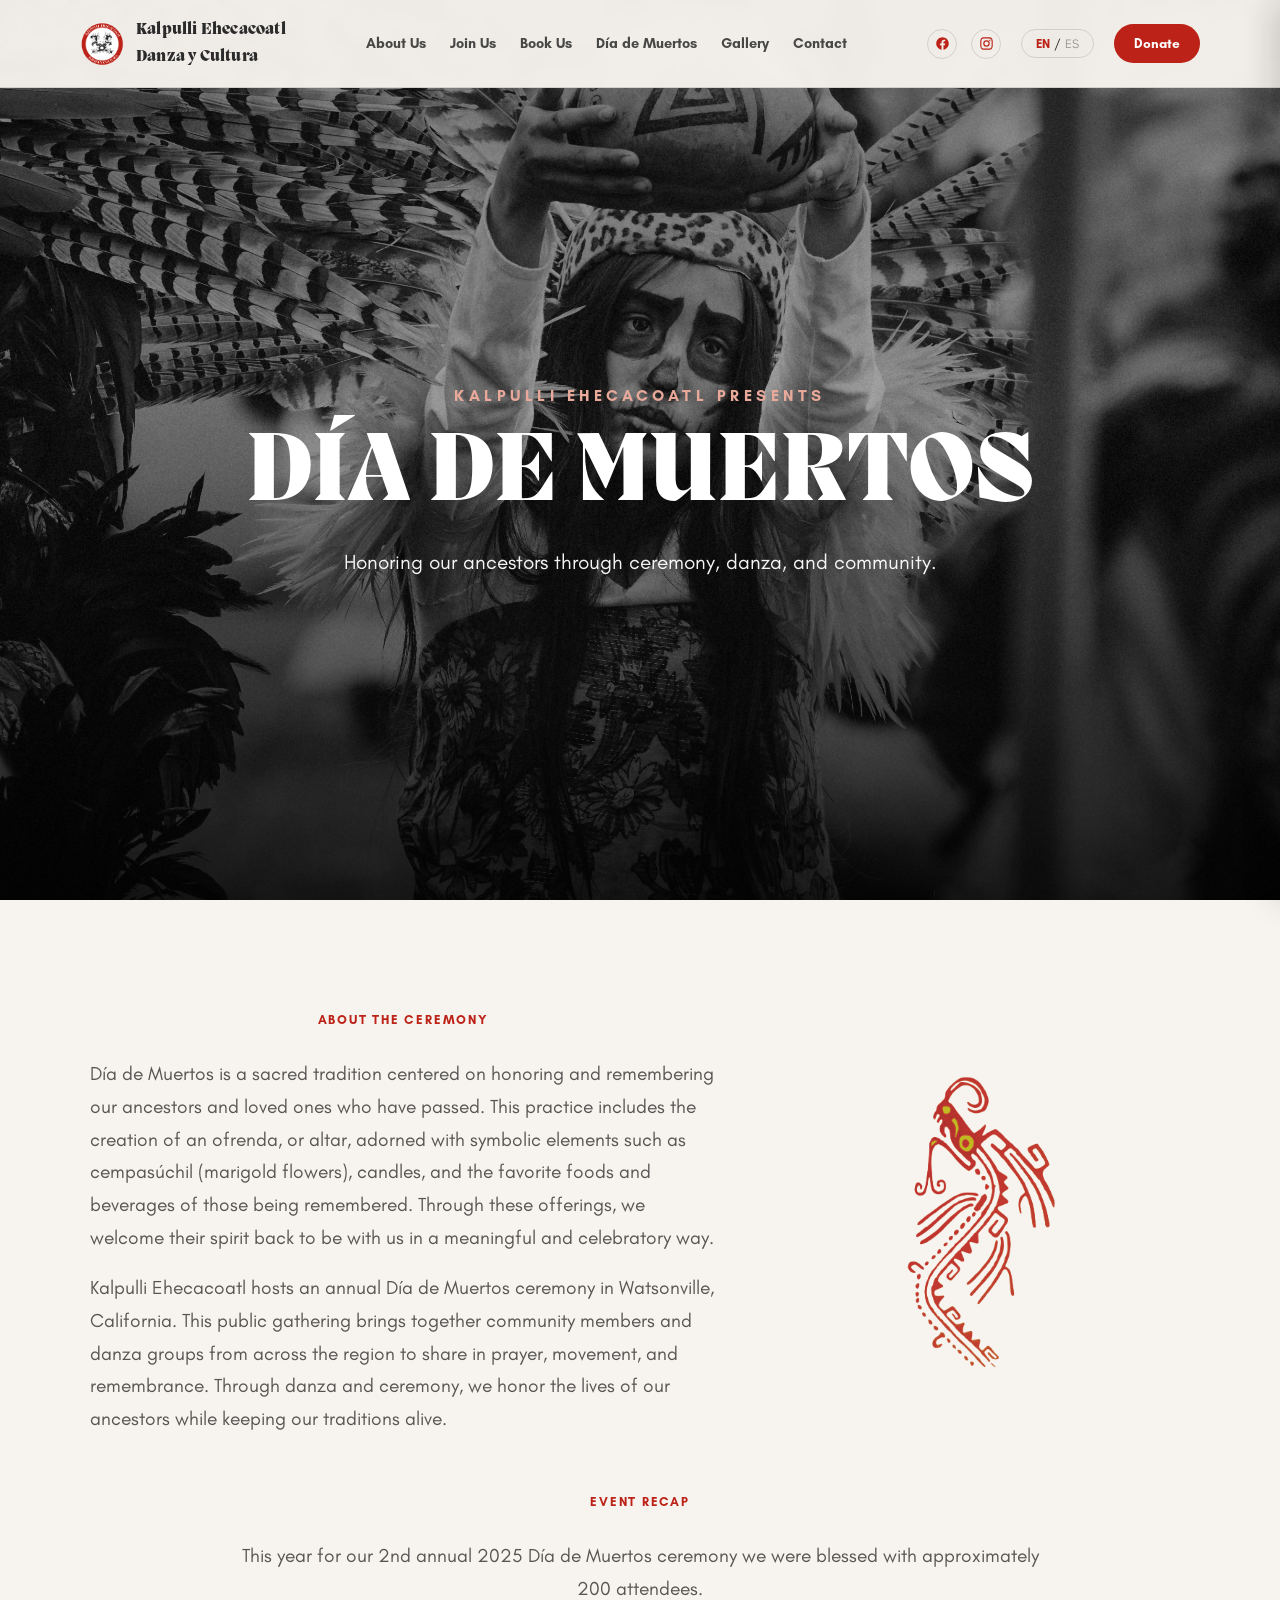
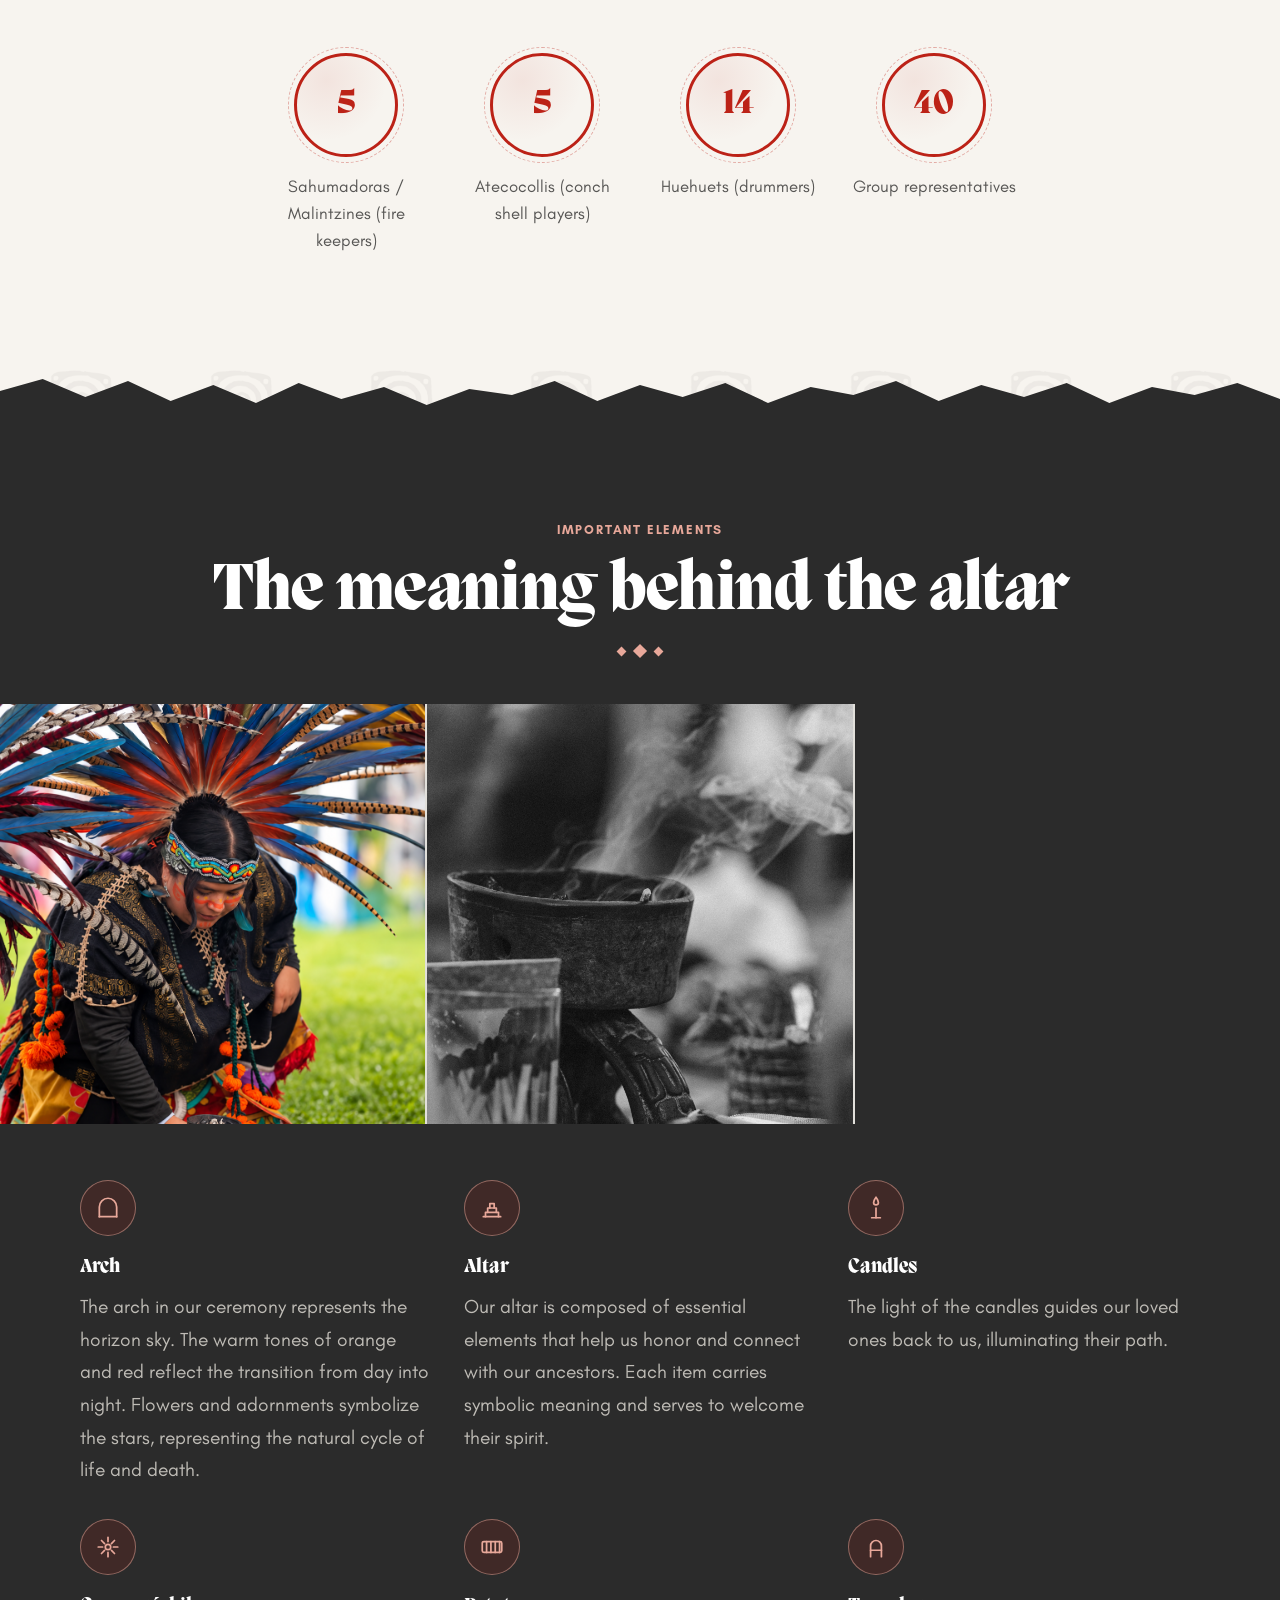
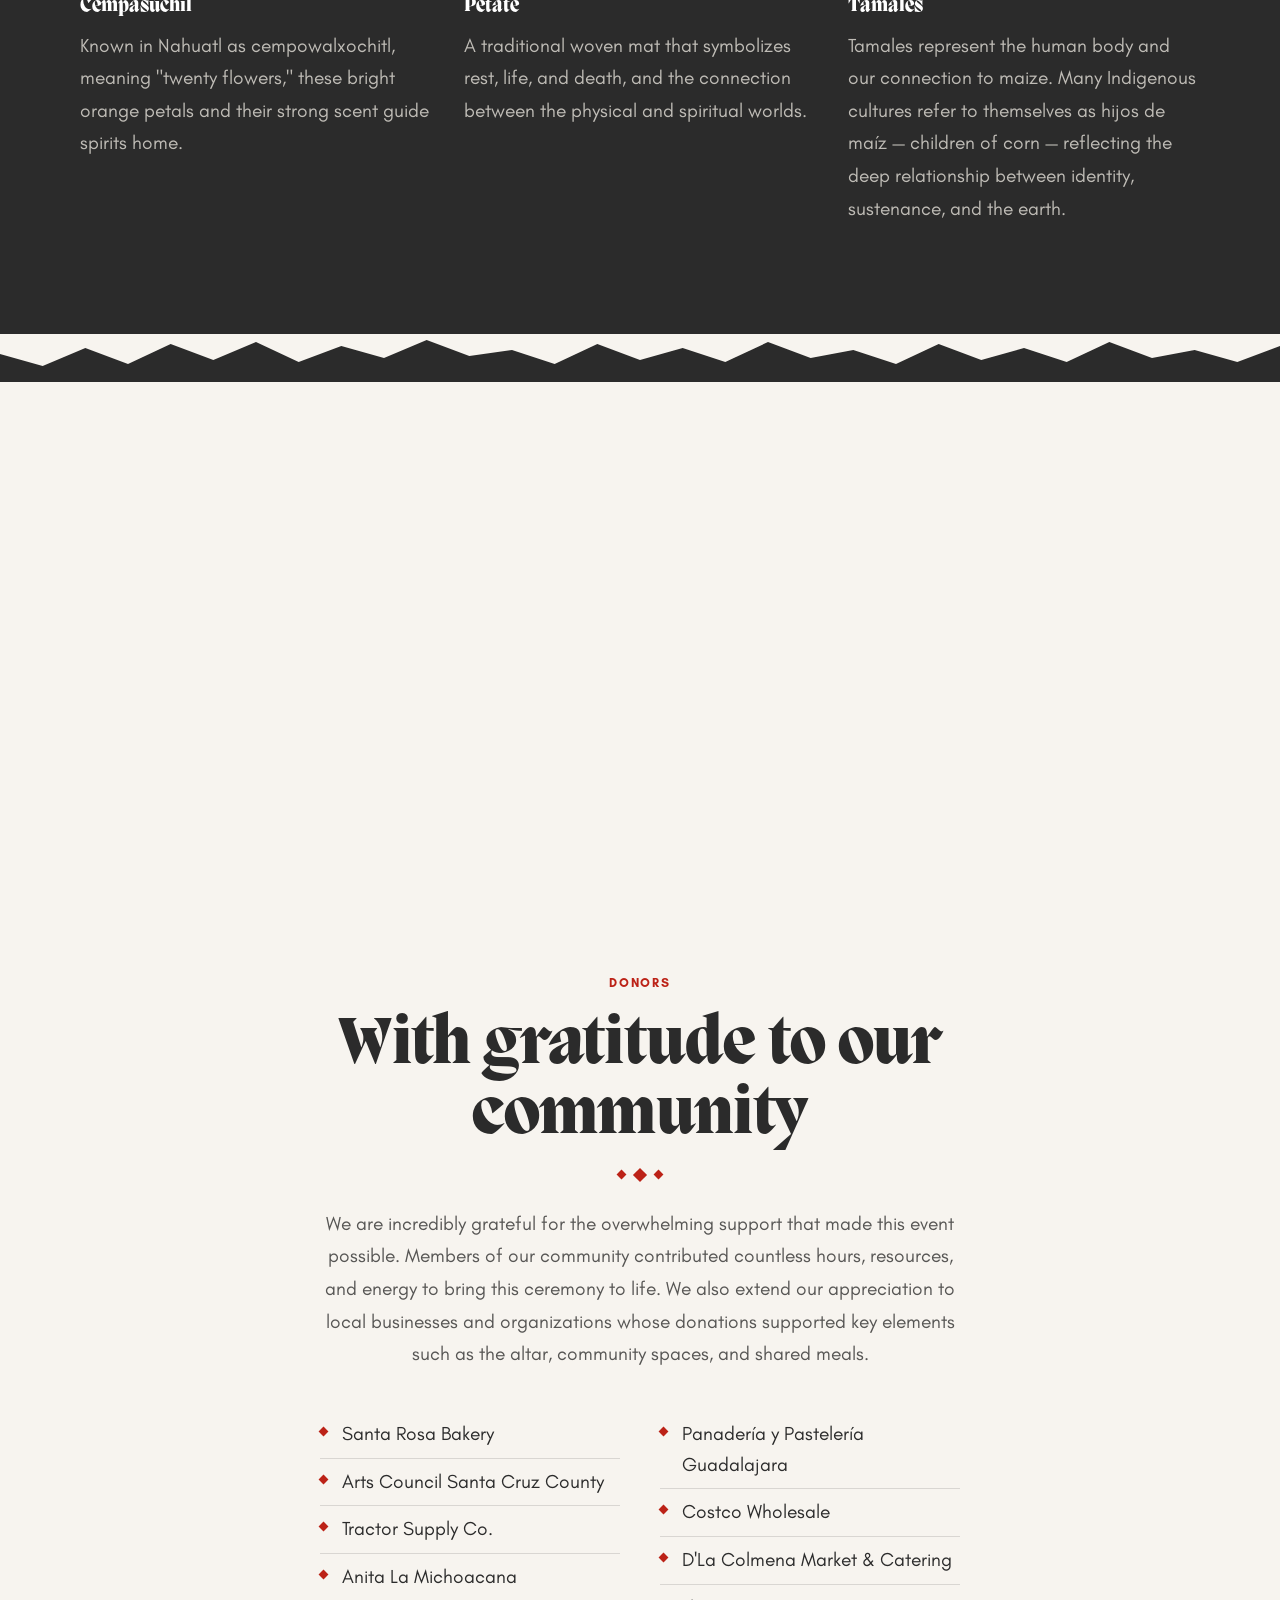
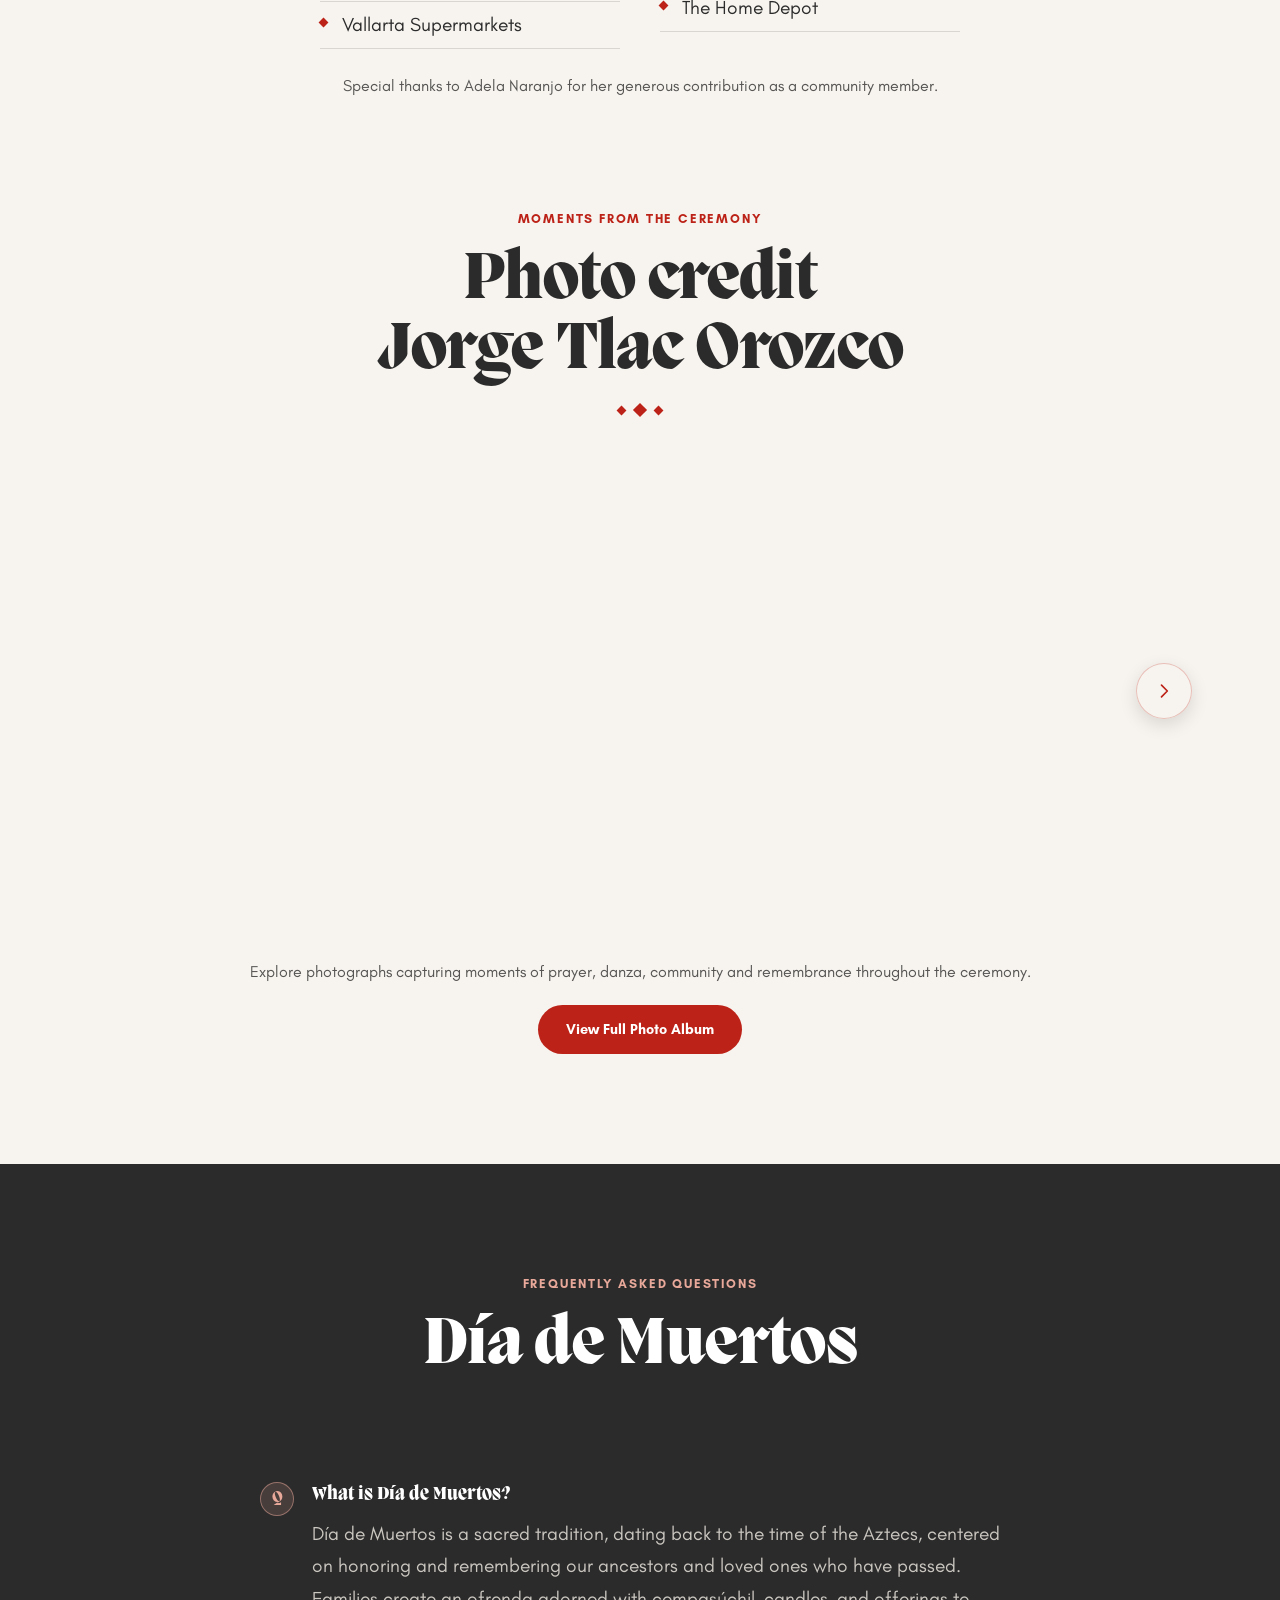
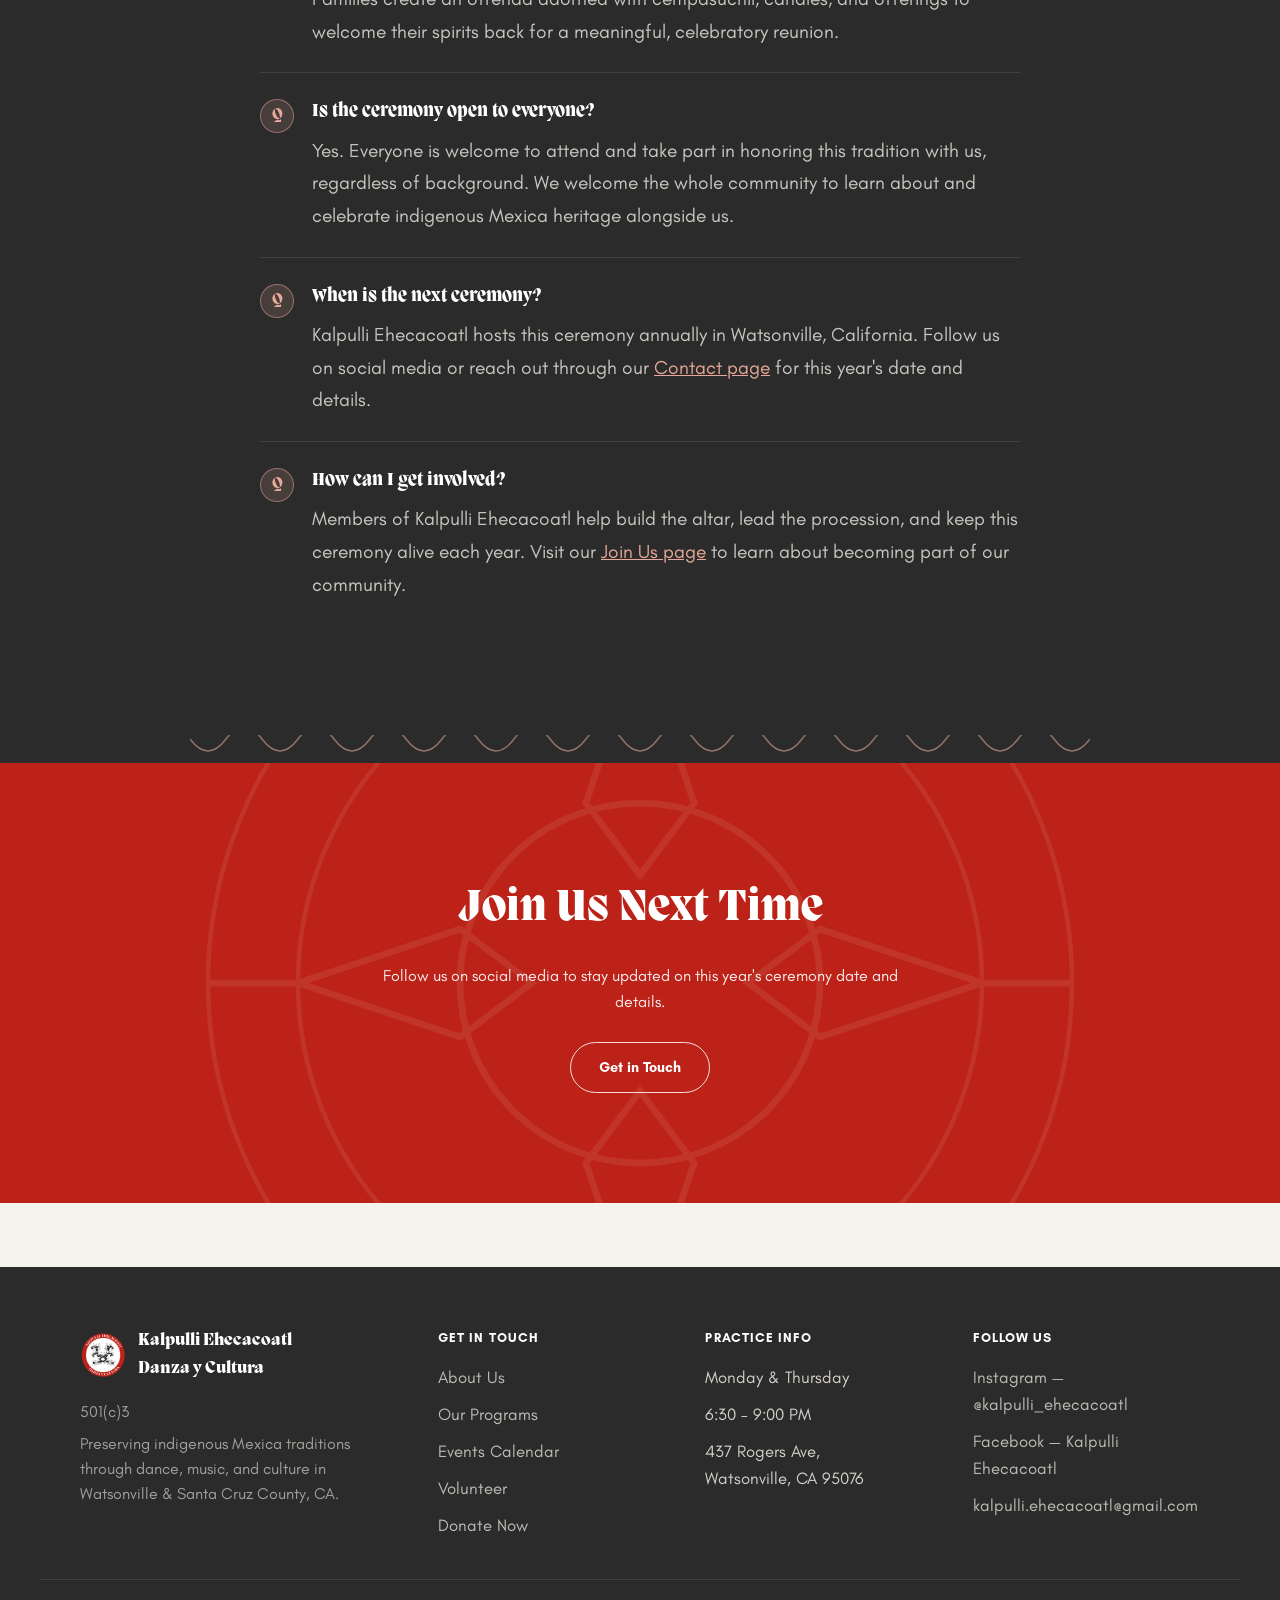
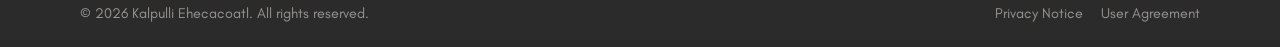
<file: dia-de-muertos.html>
<!DOCTYPE html>
<html lang="en">
<head>
<meta charset="UTF-8">
<meta name="viewport" content="width=device-width, initial-scale=1.0">
<title>Día de Muertos Ceremony — Kalpulli Ehecacoatl</title>

<!-- Open Graph / social sharing -->
<meta property="og:type" content="website">
<meta property="og:title" content="Día de Muertos Ceremony — Kalpulli Ehecacoatl">
<meta property="og:description" content="Honoring our ancestors through ceremony, danza, and community. Kalpulli Ehecacoatl hosts an annual Día de Muertos ceremony in Watsonville, California.">
<meta property="og:image" content="https://ofreedo.github.io/kalpulli-homepage-preview/assets/new_logo.png">
<meta property="og:url" content="https://ofreedo.github.io/kalpulli-homepage-preview/dia-de-muertos.html">
<meta name="twitter:card" content="summary_large_image">
<meta name="twitter:title" content="Día de Muertos Ceremony — Kalpulli Ehecacoatl">
<meta name="twitter:description" content="Honoring our ancestors through ceremony, danza, and community. Kalpulli Ehecacoatl hosts an annual Día de Muertos ceremony in Watsonville, California.">
<meta name="twitter:image" content="https://ofreedo.github.io/kalpulli-homepage-preview/assets/new_logo.png">

<link rel="preconnect" href="https://fonts.googleapis.com">
<link rel="preconnect" href="https://fonts.gstatic.com" crossorigin>
<link href="https://fonts.googleapis.com/css2?family=Figtree:wght@400;500;600;700&family=Playfair+Display:ital,wght@0,500;0,600;0,700;1,500&display=swap" rel="stylesheet">
<link rel="stylesheet" href="css/site.css?v=7">
<style>
  .ceremony-hero{position:relative;min-height:100vh;display:flex;align-items:center;padding:160px 0 100px;background-image:url('assets/23-DSC07312.jpg');background-size:cover;background-position:center 30%;color:#fff;overflow:hidden;text-align:center;box-sizing:border-box;}
  .ceremony-hero::after{content:'';position:absolute;inset:0;background:linear-gradient(180deg, rgba(0,0,0,0.5) 0%, rgba(0,0,0,0.35) 45%, rgba(0,0,0,0.85) 100%);z-index:0;}
  .ceremony-hero .wrap{position:relative;z-index:1;width:100%;}
  .ceremony-hero .eyebrow{display:block;font-size:1rem;font-weight:700;letter-spacing:.28em;text-transform:uppercase;color:#e8a89a;margin-bottom:18px;}
  .ceremony-hero h1{font-family:var(--serif);font-weight:800;font-size:clamp(3.2rem,8.5vw,6.2rem);line-height:0.98;letter-spacing:-.01em;text-transform:uppercase;}
  .ceremony-hero .tagline{margin-top:22px;font-size:1.3rem;opacity:.95;max-width:640px;margin-left:auto;margin-right:auto;line-height:1.5;}

  /* Full-bleed rounded photo break — mirrors the alternating text/photo rhythm
     used elsewhere on the site, borrowed here per client reference request */
  .photo-break{margin:0 auto;max-width:1200px;padding:0 40px;}
  .photo-break > div{aspect-ratio:21/9;}
  @media (max-width: 900px){ .photo-break > div{aspect-ratio:4/3;} }

  /* About intro — two-column layout pairing the intro copy with the
     Ehecacoatl wind-serpent glyph (the group's namesake symbol), tinted to
     the site palette so it reads as a graphic mark rather than clip art */
  .about-intro{display:grid;grid-template-columns:1.2fr .8fr;gap:56px;align-items:center;max-width:1100px;margin:0 auto;}
  .about-intro-text{max-width:640px;}
  .about-intro-glyph{display:flex;justify-content:center;align-items:center;}
  .about-intro-glyph img{width:100%;max-width:280px;height:auto;filter:invert(14%) sepia(70%) saturate(3500%) hue-rotate(350deg) brightness(75%) contrast(95%);opacity:.9;}
  @media (max-width: 900px){
    .about-intro{grid-template-columns:1fr;gap:32px;text-align:center;}
    .about-intro-text{max-width:none;margin:0 auto;}
    .about-intro-glyph{order:-1;}
    .about-intro-glyph img{max-width:180px;}
  }

  .stat-grid{display:grid;grid-template-columns:repeat(4,1fr);gap:24px;max-width:760px;margin:48px auto 0;text-align:center;}
  .stat-grid .num-ring{width:104px;height:104px;margin:0 auto;border-radius:50%;border:3px solid var(--red);display:flex;align-items:center;justify-content:center;position:relative;background:radial-gradient(circle at 30% 25%, rgba(188,34,23,0.08), transparent 60%);}
  .stat-grid .num-ring::before{content:'';position:absolute;inset:-9px;border-radius:50%;border:1.5px dashed rgba(188,34,23,0.35);}
  .stat-grid .num{font-family:var(--serif);font-weight:800;font-size:2.1rem;color:var(--red);line-height:1;}
  .stat-grid .label{font-size:1.05rem;color:var(--ink-soft);margin-top:16px;}
  @media (max-width: 700px){ .stat-grid .num-ring{width:84px;height:84px;} .stat-grid .num{font-size:1.7rem;} }

  /* Full-bleed altar panorama — edge-to-edge strip of ritual/altar detail
     shots, no gaps, fixed row height so it reads as one wide photograph */
  .altar-panorama{width:100vw;position:relative;left:50%;right:50%;margin-left:-50vw;margin-right:-50vw;margin-top:48px;display:flex;height:420px;}
  .altar-panorama > div{flex:1 1 0;min-width:0;height:100%;overflow:hidden;border-right:2px solid rgba(247,244,239,0.9);}
  .altar-panorama > div:last-child{border-right:none;}
  .altar-panorama img{width:100%;height:100%;object-fit:cover;display:block;}
  @media (max-width: 900px){ .altar-panorama{height:320px;} }
  @media (max-width: 700px){
    .altar-panorama{height:260px;overflow-x:auto;-webkit-overflow-scrolling:touch;scroll-snap-type:x proximity;scrollbar-width:none;}
    .altar-panorama::-webkit-scrollbar{display:none;}
    .altar-panorama > div{flex:0 0 78vw;scroll-snap-align:start;}
  }

  .elements-grid{display:grid;grid-template-columns:repeat(auto-fit,minmax(260px,1fr));gap:32px;margin-top:56px;text-align:left;}
  .element-item .icon-badge{width:56px;height:56px;border-radius:50%;background:rgba(188,34,23,0.15);border:1.5px solid rgba(232,168,154,0.5);display:flex;align-items:center;justify-content:center;margin-bottom:16px;}
  .element-item .icon-badge svg{width:26px;height:26px;stroke:#e8a89a;fill:none;stroke-width:1.6;stroke-linecap:round;stroke-linejoin:round;}
  .element-item h4{font-family:var(--serif);font-weight:800;font-size:1.2rem;margin-bottom:8px;color:#fff;}
  .element-item p{color:rgba(242,237,230,0.75);font-size:1.2rem;line-height:1.7;}

  .donor-list{columns:2;column-gap:40px;max-width:640px;margin:40px auto 0;text-align:left;}
  .donor-list li{list-style:none;padding:8px 0 8px 22px;border-bottom:1px solid var(--line);font-size:1.2rem;position:relative;}
  .donor-list li::before{content:'';position:absolute;left:0;top:17px;width:7px;height:7px;background:var(--red);transform:rotate(45deg);}

  .moments-wrap{position:relative;margin-top:48px;}
  .moments-carousel{display:flex;gap:24px;overflow-x:auto;scroll-snap-type:x proximity;-webkit-overflow-scrolling:touch;padding-bottom:16px;scrollbar-width:thin;}
  .moments-carousel > div{flex:0 0 440px;aspect-ratio:1/1;border-radius:8px;overflow:hidden;scroll-snap-align:start;}
  .moments-carousel img{width:100%;height:100%;object-fit:cover;display:block;}
  @media (max-width: 900px){ .moments-carousel > div{flex-basis:340px;} }
  @media (max-width: 700px){ .moments-carousel > div{flex-basis:78vw;} }

  /* Carousel paddles — cream disc with a marigold-orange ring, echoing the
     underline-accent's hand-drawn line rather than a flat stock arrow icon */
  .moments-paddle{position:absolute;top:50%;translate:0 -50%;scale:1;width:56px;height:56px;border-radius:50%;border:1.5px solid rgba(188,34,23,0.25);background:rgba(247,244,239,0.92);backdrop-filter:blur(4px);box-shadow:0 6px 18px rgba(0,0,0,0.12);display:flex;align-items:center;justify-content:center;cursor:pointer;z-index:2;transition:background .25s ease, border-color .25s ease, scale .25s ease;}
  .moments-paddle:hover{background:var(--red);border-color:var(--red);scale:1.06;}
  .moments-paddle:hover svg{stroke:#fff;}
  .moments-paddle:active{scale:0.96;}
  .moments-paddle svg{width:20px;height:20px;stroke:var(--red);fill:none;stroke-width:2;stroke-linecap:round;stroke-linejoin:round;transition:stroke .25s ease;}
  .moments-paddle.is-prev{left:-28px;}
  .moments-paddle.is-next{right:-28px;}
  .moments-paddle:disabled{opacity:0;pointer-events:none;}
  @media (max-width: 1300px){
    .moments-paddle.is-prev{left:8px;}
    .moments-paddle.is-next{right:8px;}
  }
  @media (max-width: 700px){
    .moments-paddle{width:44px;height:44px;}
    .moments-paddle svg{width:16px;height:16px;}
  }

  /* FAQ — same pattern as contact.html's .faq-item, reused here on a dark
     section since site.css has no shared version of this component */
  .faq-item{border-bottom:1px solid var(--line);padding:24px 0;text-align:left;display:flex;gap:18px;align-items:flex-start;}
  .faq-item .q-badge{flex-shrink:0;width:34px;height:34px;border-radius:50%;background:rgba(232,168,154,0.15);border:1.5px solid rgba(232,168,154,0.5);display:flex;align-items:center;justify-content:center;font-family:var(--serif);font-weight:800;font-size:1rem;color:#e8a89a;margin-top:2px;}
  .faq-item .faq-body{flex:1;min-width:0;}
  .faq-item h4{font-family:var(--serif);font-weight:800;font-size:1.15rem;margin-bottom:8px;}
  .faq-item p{font-size:1.2rem;line-height:1.7;}

  /* Diamond divider — small rotated-square rhythm mark, an alternative to the
     hand-drawn underline squiggle for sections that want a bolder full-stop */
  .diamond-divider{display:flex;align-items:center;justify-content:center;gap:10px;margin:18px 0 0;}
  .diamond-divider span{width:7px;height:7px;background:var(--red);transform:rotate(45deg);display:block;}
  .diamond-divider span:nth-child(2){width:10px;height:10px;}
  .dark-section .diamond-divider span{background:#e8a89a;}

  @media (max-width: 700px){
    .stat-grid{grid-template-columns:1fr 1fr;}
    .donor-list{columns:1;}
  }

  /* Petal divider — scalloped row of half-circles, echoing cempasúchil petals,
     used as a softer alternative to the torn-edge dividers between sections */
  .petal-divider{display:flex;justify-content:center;background:var(--ink);margin:0;line-height:0;}
  .petal-divider svg{display:block;width:100%;max-width:900px;height:28px;}
  .petal-divider path{fill:none;stroke:rgba(232,168,154,0.55);stroke-width:1.5;}

  /* CTA sun-ray accent — a quiet decorative watermark, kept subtle and pushed
     toward the edges so it never competes with the heading/body/button */
  .cta-band{position:relative;overflow:hidden;}
  .cta-band .cta-sun{position:absolute;top:50%;left:50%;width:min(900px,140vw);height:min(900px,140vw);transform:translate(-50%,-50%);z-index:0;opacity:.08;pointer-events:none;}
  .cta-band .cta-sun circle,.cta-band .cta-sun path{stroke:#fff;fill:none;}
  .cta-band .wrap{position:relative;z-index:1;}
</style>
</head>
<body>

<header>
  <div class="bar">
    <a href="index.html" class="logo">
      <span class="mark"><img src="assets/new_logo.png" alt="Kalpulli Ehecacoatl seal" width="44" height="44" decoding="async"></span>
      Kalpulli Ehecacoatl<br>Danza y Cultura
    </a>
    <nav>
      <ul>
        <li><a href="about.html" data-i18n="nav-about">About Us</a></li>
        <li><a href="join-us.html" data-i18n="nav-join">Join Us</a></li>
        <li><a href="book-us.html" data-i18n="nav-book">Book Us</a></li>
        <li><a href="dia-de-muertos.html" data-i18n="nav-ceremony">Día de Muertos</a></li>
        <li><a href="gallery.html" data-i18n="nav-gallery">Gallery</a></li>
        <li><a href="contact.html" data-i18n="nav-contact">Contact</a></li>
      </ul>
    </nav>
    <div class="header-right">
      <div class="social">
        <a href="https://www.facebook.com/KalpulliEhecacoatl" target="_blank" rel="noopener" aria-label="Kalpulli Ehecacoatl on Facebook"><svg viewBox="0 0 24 24" aria-hidden="true"><path d="M22 12.06C22 6.505 17.523 2 12 2S2 6.505 2 12.06c0 5.02 3.657 9.184 8.438 9.94v-7.03H7.898v-2.91h2.54V9.845c0-2.526 1.492-3.921 3.777-3.921 1.094 0 2.238.197 2.238.197v2.475h-1.26c-1.243 0-1.63.775-1.63 1.57v1.888h2.773l-.443 2.91h-2.33V22c4.78-.756 8.437-4.92 8.437-9.94z"/></svg></a>
        <a href="https://www.instagram.com/kalpulli_ehecacoatl/" target="_blank" rel="noopener" aria-label="Kalpulli Ehecacoatl on Instagram"><svg viewBox="0 0 24 24" aria-hidden="true"><path d="M12 2c-2.716 0-3.056.012-4.123.06-1.064.05-1.79.218-2.428.465a4.902 4.902 0 0 0-1.771 1.153A4.902 4.902 0 0 0 2.525 5.45c-.247.637-.415 1.363-.465 2.428C2.012 8.944 2 9.284 2 12s.012 3.056.06 4.123c.05 1.064.218 1.79.465 2.428a4.902 4.902 0 0 0 1.153 1.771 4.902 4.902 0 0 0 1.77 1.153c.638.247 1.364.415 2.43.465C8.943 21.988 9.283 22 12 22s3.056-.012 4.123-.06c1.064-.05 1.79-.218 2.428-.465a4.902 4.902 0 0 0 1.771-1.153 4.902 4.902 0 0 0 1.153-1.77c.247-.638.415-1.364.465-2.43.048-1.066.06-1.406.06-4.122s-.012-3.056-.06-4.123c-.05-1.064-.218-1.79-.465-2.428a4.902 4.902 0 0 0-1.153-1.771 4.902 4.902 0 0 0-1.77-1.153c-.638-.247-1.364-.415-2.43-.465C15.056 2.012 14.716 2 12 2zm0 1.802c2.67 0 2.986.01 4.04.059.976.045 1.505.207 1.858.344.466.181.8.399 1.15.748.35.35.567.683.748 1.15.137.352.3.881.344 1.857.048 1.054.058 1.37.058 4.04s-.01 2.987-.058 4.04c-.045.977-.207 1.506-.344 1.858-.181.466-.399.8-.748 1.15-.35.35-.683.567-1.15.748-.352.137-.882.3-1.857.344-1.054.048-1.37.058-4.041.058s-2.987-.01-4.04-.058c-.977-.045-1.506-.207-1.858-.344a3.098 3.098 0 0 1-1.15-.748 3.098 3.098 0 0 1-.748-1.15c-.137-.352-.3-.882-.344-1.857-.048-1.054-.058-1.37-.058-4.041s.01-2.987.058-4.04c.045-.977.207-1.506.344-1.858.181-.466.399-.8.748-1.15.35-.35.683-.567 1.15-.748.352-.137.881-.3 1.857-.344 1.054-.048 1.37-.058 4.041-.058zm0 3.064a5.135 5.135 0 1 0 0 10.269 5.135 5.135 0 0 0 0-10.27zm0 8.468a3.333 3.333 0 1 1 0-6.666 3.333 3.333 0 0 1 0 6.666zm6.538-8.671a1.2 1.2 0 1 1-2.4 0 1.2 1.2 0 0 1 2.4 0z"/></svg></a>
      </div>
      <button class="lang-btn" type="button" aria-label="Cambiar a español">
        <span data-lang-option="en" class="is-active">EN</span> / <span data-lang-option="es">ES</span>
      </button>
      <a class="donate-btn" href="donate.html" data-i18n="nav-donate">Donate</a>
      <button class="hamburger" id="hamburgerBtn" aria-label="Open menu" aria-expanded="false">
        <span></span><span></span><span></span>
      </button>
    </div>
  </div>
</header>

<div class="nav-scrim" id="navScrim"></div>
<nav class="mobile-nav" id="mobileNav" aria-hidden="true">
  <div class="mobile-nav-header">
    <button class="mobile-nav-close" id="mobileNavClose" aria-label="Close menu">&times;</button>
  </div>
  <ul>
    <li><a href="about.html" data-i18n="nav-about">About Us</a></li>
    <li><a href="join-us.html" data-i18n="nav-join">Join Us</a></li>
    <li><a href="book-us.html" data-i18n="nav-book">Book Us</a></li>
    <li><a href="dia-de-muertos.html" data-i18n="nav-ceremony">Día de Muertos</a></li>
    <li><a href="gallery.html" data-i18n="nav-gallery">Gallery</a></li>
    <li><a href="contact.html" data-i18n="nav-contact">Contact</a></li>
  </ul>
  <div class="mobile-nav-social">
    <a href="https://www.facebook.com/KalpulliEhecacoatl" target="_blank" rel="noopener" class="social-link">Facebook</a>
    <a href="https://www.instagram.com/kalpulli_ehecacoatl/" target="_blank" rel="noopener" class="social-link">Instagram</a>
  </div>
  <button class="lang-btn mobile-nav-lang" type="button" aria-label="Cambiar a español">
    <span data-lang-option="en" class="is-active">EN</span> / <span data-lang-option="es">ES</span>
  </button>
</nav>

<!-- HERO -->
<section class="ceremony-hero">
  <div class="wrap">
    <span class="eyebrow reveal reveal-up" data-i18n="hero-eyebrow">Kalpulli Ehecacoatl Presents</span>
    <h1 class="reveal reveal-up" style="transition-delay:.1s;">Día de Muertos</h1>
    <p class="tagline reveal reveal-up" style="transition-delay:.2s;" data-i18n="hero-tagline">Honoring our ancestors through ceremony, danza, and community.</p>
  </div>
</section>

<!-- ABOUT THE CEREMONY -->
<section data-seal-cream>
  <div class="wrap">
    <div class="about-intro">
      <div class="about-intro-text">
        <div class="kicker reveal reveal-up" data-i18n="about-kicker">About the Ceremony</div>
        <p class="section-body reveal reveal-up" style="text-align:left;max-width:none;" data-i18n="about-p1">Día de Muertos is a sacred tradition centered on honoring and remembering our ancestors and loved ones who have passed. This practice includes the creation of an ofrenda, or altar, adorned with symbolic elements such as cempasúchil (marigold flowers), candles, and the favorite foods and beverages of those being remembered. Through these offerings, we welcome their spirit back to be with us in a meaningful and celebratory way.</p>
        <p class="section-body reveal reveal-up" style="text-align:left;max-width:none;margin-top:18px;" data-i18n="about-p2">Kalpulli Ehecacoatl hosts an annual Día de Muertos ceremony in Watsonville, California. This public gathering brings together community members and danza groups from across the region to share in prayer, movement, and remembrance. Through danza and ceremony, we honor the lives of our ancestors while keeping our traditions alive.</p>
      </div>
      <div class="about-intro-glyph reveal reveal-right">
        <img src="assets/3.png" alt="Ehecacoatl wind-serpent glyph, the namesake symbol of Kalpulli Ehecacoatl" width="3240" height="5760" decoding="async">
      </div>
    </div>

    <div class="wrap" style="max-width:820px;padding:0;">
    <div class="kicker reveal reveal-up" style="margin-top:56px;" data-i18n="recap-kicker">Event Recap</div>
    <p class="section-body reveal reveal-up" style="max-width:none;" data-i18n="recap-p">This year for our 2nd annual 2025 Día de Muertos ceremony we were blessed with approximately 200 attendees.</p>
    <div class="stat-grid reveal-stagger">
      <div><div class="num-ring"><div class="num" data-count-to="5">0</div></div><div class="label" data-i18n="stat-1">Sahumadoras / Malintzines (fire keepers)</div></div>
      <div><div class="num-ring"><div class="num" data-count-to="5">0</div></div><div class="label" data-i18n="stat-2">Atecocollis (conch shell players)</div></div>
      <div><div class="num-ring"><div class="num" data-count-to="14">0</div></div><div class="label" data-i18n="stat-3">Huehuets (drummers)</div></div>
      <div><div class="num-ring"><div class="num" data-count-to="40">0</div></div><div class="label" data-i18n="stat-4">Group representatives</div></div>
    </div>
    </div>
  </div>
</section>

<div class="torn-edge torn-edge-to-dark">
  <svg viewBox="0 0 1200 48" preserveAspectRatio="none" xmlns="http://www.w3.org/2000/svg">
    <path d="M0,48 L0,28 L40,16 L80,34 L120,18 L160,38 L200,22 L240,40 L280,20 L320,36 L360,24 L400,42 L440,26 L480,32 L520,18 L560,38 L600,22 L640,34 L680,20 L720,40 L760,24 L800,32 L840,18 L880,38 L920,22 L960,34 L1000,20 L1040,40 L1080,24 L1120,32 L1160,20 L1200,36 L1200,48 Z" fill="#2b2b2b"/>
  </svg>
</div>

<!-- IMPORTANT ELEMENTS -->
<section class="dark-section">
  <div class="wrap">
    <div class="kicker reveal reveal-up" data-i18n="elements-kicker">Important Elements</div>
    <h2 class="section-title reveal reveal-up" data-i18n="elements-title">The meaning behind the altar</h2>
    <div class="diamond-divider reveal reveal-up"><span></span><span></span><span></span></div>
  </div>
  <div class="altar-panorama reveal-stagger">
    <div>
      <img src="assets/dia-de-muertos-4-v2.png" alt="A dancer kneels to place the sahumador at the altar, marigold offerings at her side" width="4819" height="7228" loading="lazy" decoding="async">
    </div>
    <div>
      <img src="assets/93-DSC06798.jpg" alt="Black and white close-up of copal incense burning in a stone vessel, smoke rising" width="2172" height="1444" loading="lazy" decoding="async">
    </div>
    <div>
      <img src="assets/313-DSC08373.jpg" alt="A dancer in a wide fan headdress holds a ceremonial rattle, eyes closed in prayer" width="3491" height="5236" loading="lazy" decoding="async">
    </div>
  </div>
  <div class="wrap">
    <div class="elements-grid reveal-stagger">
      <div class="element-item">
        <div class="icon-badge"><svg viewBox="0 0 24 24"><path d="M4 20V11a8 8 0 0 1 16 0v9"/><path d="M4 20h16"/></svg></div>
        <h4 data-i18n="el-arch-h">Arch</h4>
        <p data-i18n="el-arch-p">The arch in our ceremony represents the horizon sky. The warm tones of orange and red reflect the transition from day into night. Flowers and adornments symbolize the stars, representing the natural cycle of life and death.</p>
      </div>
      <div class="element-item">
        <div class="icon-badge"><svg viewBox="0 0 24 24"><path d="M4 20h16"/><path d="M6 20v-4h12v4"/><path d="M8 16v-4h8v4"/><path d="M10 12V8h4v4"/></svg></div>
        <h4 data-i18n="el-altar-h">Altar</h4>
        <p data-i18n="el-altar-p">Our altar is composed of essential elements that help us honor and connect with our ancestors. Each item carries symbolic meaning and serves to welcome their spirit.</p>
      </div>
      <div class="element-item">
        <div class="icon-badge"><svg viewBox="0 0 24 24"><path d="M12 2c1.5 2 2.2 3.6 2.2 5a2.2 2.2 0 1 1-4.4 0c0-1.4.7-3 2.2-5z"/><path d="M8 21h8"/><path d="M12 12v9"/></svg></div>
        <h4 data-i18n="el-candles-h">Candles</h4>
        <p data-i18n="el-candles-p">The light of the candles guides our loved ones back to us, illuminating their path.</p>
      </div>
      <div class="element-item">
        <div class="icon-badge"><svg viewBox="0 0 24 24"><circle cx="12" cy="12" r="2.5"/><path d="M12 3v4M12 17v4M3 12h4M17 12h4M6 6l2.8 2.8M15.2 15.2 18 18M18 6l-2.8 2.8M8.8 15.2 6 18"/></svg></div>
        <h4>Cempasúchil</h4>
        <p data-i18n="el-cempasuchil-p">Known in Nahuatl as cempowalxochitl, meaning "twenty flowers," these bright orange petals and their strong scent guide spirits home.</p>
      </div>
      <div class="element-item">
        <div class="icon-badge"><svg viewBox="0 0 24 24"><rect x="3" y="7" width="18" height="10" rx="1.5"/><path d="M7 7v10M11 7v10M15 7v10M19 7v10"/></svg></div>
        <h4 data-i18n="el-petate-h">Petate</h4>
        <p data-i18n="el-petate-p">A traditional woven mat that symbolizes rest, life, and death, and the connection between the physical and spiritual worlds.</p>
      </div>
      <div class="element-item">
        <div class="icon-badge"><svg viewBox="0 0 24 24"><path d="M7 21V11a5 5 0 0 1 10 0v10"/><path d="M7 15h10"/></svg></div>
        <h4 data-i18n="el-tamales-h">Tamales</h4>
        <p data-i18n="el-tamales-p">Tamales represent the human body and our connection to maize. Many Indigenous cultures refer to themselves as hijos de maíz — children of corn — reflecting the deep relationship between identity, sustenance, and the earth.</p>
      </div>
    </div>
  </div>
</section>

<div class="torn-edge torn-edge-to-light">
  <svg viewBox="0 0 1200 48" preserveAspectRatio="none" xmlns="http://www.w3.org/2000/svg">
    <path d="M0,0 L0,20 L40,32 L80,14 L120,30 L160,10 L200,26 L240,8 L280,28 L320,12 L360,24 L400,6 L440,22 L480,16 L520,30 L560,10 L600,26 L640,14 L680,28 L720,8 L760,24 L800,16 L840,30 L880,10 L920,26 L960,14 L1000,28 L1040,8 L1080,24 L1120,16 L1160,28 L1200,12 L1200,0 Z" fill="#F7F4EF"/>
  </svg>
</div>

<!-- FULL-BLEED PHOTO BREAK -->
<section data-seal-cream style="padding-top:56px;padding-bottom:0;">
  <div class="photo-break reveal reveal-up">
    <div style="border-radius:12px;overflow:hidden;">
      <img src="assets/dia-de-muertos-12-v3.png" alt="Sahumadoras raise ceremonial vessels skyward during the Día de Muertos ceremony" style="width:100%;height:100%;object-fit:cover;display:block;" loading="lazy" decoding="async">
    </div>
  </div>
</section>

<!-- DONORS -->
<section data-seal-cream style="padding-top:56px;">
  <div class="wrap" style="max-width:760px;text-align:center;">
    <div class="kicker reveal reveal-up" data-i18n="donors-kicker">Donors</div>
    <h2 class="section-title reveal reveal-up" data-i18n="donors-title">With gratitude to our community</h2>
    <div class="diamond-divider reveal reveal-up"><span></span><span></span><span></span></div>
    <p class="section-body reveal reveal-up" data-i18n="donors-body">We are incredibly grateful for the overwhelming support that made this event possible. Members of our community contributed countless hours, resources, and energy to bring this ceremony to life. We also extend our appreciation to local businesses and organizations whose donations supported key elements such as the altar, community spaces, and shared meals.</p>
    <ul class="donor-list reveal-stagger">
      <li>Santa Rosa Bakery</li>
      <li>Arts Council Santa Cruz County</li>
      <li>Tractor Supply Co.</li>
      <li>Anita La Michoacana</li>
      <li>Vallarta Supermarkets</li>
      <li>Panadería y Pastelería Guadalajara</li>
      <li>Costco Wholesale</li>
      <li>D'La Colmena Market &amp; Catering</li>
      <li>The Home Depot</li>
    </ul>
    <p class="reveal reveal-up" style="margin-top:24px;color:var(--ink-soft);font-size:1rem;" data-i18n="donors-thanks">Special thanks to Adela Naranjo for her generous contribution as a community member.</p>
  </div>
</section>

<!-- MOMENTS FROM THE CEREMONY -->
<section data-seal-cream style="padding-top:0;">
  <div class="wrap">
    <div class="kicker reveal reveal-up" data-i18n="moments-kicker">Moments From the Ceremony</div>
    <h2 class="section-title reveal reveal-up" data-i18n-html="moments-title">Photo credit<br>Jorge Tlac Orozco</h2>
    <div class="diamond-divider reveal reveal-up"><span></span><span></span><span></span></div>
    <div class="moments-wrap reveal reveal-up">
    <button class="moments-paddle is-prev" type="button" aria-label="Previous photos" data-moments-prev disabled>
      <svg viewBox="0 0 24 24"><path d="M15 5 L8 12 L15 19"/></svg>
    </button>
    <button class="moments-paddle is-next" type="button" aria-label="Next photos" data-moments-next>
      <svg viewBox="0 0 24 24"><path d="M9 5 L16 12 L9 19"/></svg>
    </button>
    <div class="moments-carousel reveal-stagger" data-moments-track>
      <div><img src="assets/dia-de-muertos-2.png" alt="A huehuet drummer plays during the ceremony" loading="lazy" decoding="async"></div>
      <div><img src="assets/193-DSC07924.jpg" alt="A dancer in a vivid orange and yellow feather headdress looks skyward mid-ceremony" width="3491" height="5236" loading="lazy" decoding="async"></div>
      <div><img src="assets/307-DSC08358.jpg" alt="A dancer in black and orange beaded regalia mid-kick, fully airborne" width="4618" height="6927" loading="lazy" decoding="async"></div>
      <div><img src="assets/dia-de-muertos-5.png" alt="A dancer wears an animal-skull headdress and skeletal face paint" loading="lazy" decoding="async"></div>
      <div><img src="assets/117-DSC06808.jpg" alt="A row of drummers in profile, feather regalia visible, black and white" width="4032" height="6048" loading="lazy" decoding="async"></div>
      <div><img src="assets/211-DSC07984.jpg" alt="A dancer in a coyote-pelt and pheasant-feather headdress, calm profile" width="4868" height="7304" loading="lazy" decoding="async"></div>
      <div><img src="assets/121-DSC07710.jpg" alt="A dancer in a towering red and black feather headdress with a gourd rattle mid-stride" width="5129" height="7693" loading="lazy" decoding="async"></div>
      <div><img src="assets/dia-de-muertos-8.png" alt="A Malintzin performs the sahumado, cleansing with copal smoke over candles and marigolds" loading="lazy" decoding="async"></div>
      <div><img src="assets/103-DSC07634.jpg" alt="A dancer in white executes a high kick with feathered anklets" width="4455" height="6682" loading="lazy" decoding="async"></div>
      <div><img src="assets/289-DSC08285.jpg" alt="A dancer in a flowing yellow dress spins mid-motion, hair in the wind" width="2404" height="1434" loading="lazy" decoding="async"></div>
      <div><img src="assets/dia-de-muertos-11.png" alt="A close view of the copal burner and candles at the altar, community gathered beyond" loading="lazy" decoding="async"></div>
      <div><img src="assets/391-DSC07123.jpg" alt="A dancer in a sequined dress spins with a feather fan raised overhead, black and white" loading="lazy" decoding="async"></div>
    </div>
    </div>
    <p class="reveal reveal-up" style="text-align:center;margin-top:40px;color:var(--ink-soft);" data-i18n="moments-body">Explore photographs capturing moments of prayer, danza, community and remembrance throughout the ceremony.</p>
    <!-- Real external Google Photos album links from the client-provided source -->
    <div class="reveal reveal-up" style="text-align:center;margin-top:20px;">
      <a class="btn btn-solid" href="https://photos.app.goo.gl/4SNW2pAm4QA4ksHN8" target="_blank" rel="noopener" data-i18n="moments-cta">View Full Photo Album</a>
    </div>
  </div>
</section>

<!-- FAQ -->
<section class="dark-section">
  <div class="wrap">
    <div class="kicker reveal reveal-up" data-i18n="faq-kicker">Frequently Asked Questions</div>
    <h2 class="section-title reveal reveal-up">Día de Muertos</h2>
    <svg class="underline-accent reveal reveal-up is-visible" viewBox="0 0 120 12" xmlns="http://www.w3.org/2000/svg"><path d="M2 8 Q 20 2, 38 7 T 74 6 T 118 5"/></svg>
    <div class="reveal-stagger" style="max-width:760px;margin:48px auto 0;">
      <div class="faq-item" style="border-bottom-color:rgba(255,255,255,0.1);">
        <div class="q-badge">Q</div>
        <div class="faq-body">
          <h4 style="color:#fff;" data-i18n="faq-1-q">What is Día de Muertos?</h4>
          <p data-i18n="faq-1-a">Día de Muertos is a sacred tradition, dating back to the time of the Aztecs, centered on honoring and remembering our ancestors and loved ones who have passed. Families create an ofrenda adorned with cempasúchil, candles, and offerings to welcome their spirits back for a meaningful, celebratory reunion.</p>
        </div>
      </div>
      <div class="faq-item" style="border-bottom-color:rgba(255,255,255,0.1);">
        <div class="q-badge">Q</div>
        <div class="faq-body">
          <h4 style="color:#fff;" data-i18n="faq-2-q">Is the ceremony open to everyone?</h4>
          <p data-i18n="faq-2-a">Yes. Everyone is welcome to attend and take part in honoring this tradition with us, regardless of background. We welcome the whole community to learn about and celebrate indigenous Mexica heritage alongside us.</p>
        </div>
      </div>
      <div class="faq-item" style="border-bottom-color:rgba(255,255,255,0.1);">
        <div class="q-badge">Q</div>
        <div class="faq-body">
          <h4 style="color:#fff;" data-i18n="faq-3-q">When is the next ceremony?</h4>
          <p data-i18n-html="faq-3-a">Kalpulli Ehecacoatl hosts this ceremony annually in Watsonville, California. Follow us on social media or reach out through our <a href="contact.html" style="color:#e8a89a;text-decoration:underline;">Contact page</a> for this year's date and details.</p>
        </div>
      </div>
      <div class="faq-item" style="border-bottom:none;">
        <div class="q-badge">Q</div>
        <div class="faq-body">
          <h4 style="color:#fff;" data-i18n="faq-4-q">How can I get involved?</h4>
          <p data-i18n-html="faq-4-a">Members of Kalpulli Ehecacoatl help build the altar, lead the procession, and keep this ceremony alive each year. Visit our <a href="join-us.html" style="color:#e8a89a;text-decoration:underline;">Join Us page</a> to learn about becoming part of our community.</p>
        </div>
      </div>
    </div>
  </div>
</section>

<div class="petal-divider">
  <svg viewBox="0 0 900 28" preserveAspectRatio="none" xmlns="http://www.w3.org/2000/svg">
    <path d="M0,4 Q 18,28 36,4 T 72,4 T 108,4 T 144,4 T 180,4 T 216,4 T 252,4 T 288,4 T 324,4 T 360,4 T 396,4 T 432,4 T 468,4 T 504,4 T 540,4 T 576,4 T 612,4 T 648,4 T 684,4 T 720,4 T 756,4 T 792,4 T 828,4 T 864,4 T 900,4"/>
  </svg>
</div>

<!-- CTA -->
<section class="cta-band">
  <svg class="cta-sun" viewBox="0 0 200 200" xmlns="http://www.w3.org/2000/svg" aria-hidden="true">
    <circle cx="100" cy="100" r="96" stroke-width="1"/>
    <circle cx="100" cy="100" r="76" stroke-width="1"/>
    <circle cx="100" cy="100" r="40" stroke-width="1.5"/>
    <g stroke-width="1.5">
      <path d="M100 4 L100 24 M100 176 L100 196 M4 100 L24 100 M176 100 L196 100"/>
      <path d="M29 29 L43 43 M157 157 L171 171 M29 171 L43 157 M157 43 L171 29"/>
      <path d="M100 24 L112 60 L100 76 L88 60 Z"/>
      <path d="M100 176 L112 140 L100 124 L88 140 Z"/>
      <path d="M24 100 L60 88 L76 100 L60 112 Z"/>
      <path d="M176 100 L140 88 L124 100 L140 112 Z"/>
    </g>
  </svg>
  <div class="wrap reveal reveal-up">
    <h2 data-i18n="cta-title">Join Us Next Time</h2>
    <p data-i18n="cta-body">Follow us on social media to stay updated on this year's ceremony date and details.</p>
    <a class="btn btn-outline" href="contact.html" data-i18n="cta-btn">Get in Touch</a>
  </div>
</section>

<div class="section-gap"></div>

<footer>
  <div class="wrap footer-top">
    <div class="footer-brand">
      <a href="index.html" class="logo-f">
        <span class="mark"><img src="assets/new_logo.png" alt="Kalpulli Ehecacoatl seal" width="44" height="44" decoding="async"></span>
        <h4>Kalpulli Ehecacoatl<br>Danza y Cultura</h4>
      </a>
      <p class="footer-brand-tag">501(c)3</p>
      <p data-i18n="footer-tagline">Preserving indigenous Mexica traditions through dance, music, and culture in Watsonville &amp; Santa Cruz County, CA.</p>
    </div>
    <div class="footer-col">
      <h5 data-i18n="footer-touch-h">Get In Touch</h5>
      <ul>
        <li><a href="about.html" data-i18n="nav-about">About Us</a></li>
        <li><a href="join-us.html" data-i18n="footer-programs">Our Programs</a></li>
        <li><a href="dia-de-muertos.html" data-i18n="footer-events">Events Calendar</a></li>
        <li><a href="join-us.html" data-i18n="footer-volunteer">Volunteer</a></li>
        <li><a href="donate.html" data-i18n="footer-donate-now">Donate Now</a></li>
      </ul>
    </div>
    <div class="footer-col">
      <h5 data-i18n="footer-practice-h">Practice Info</h5>
      <ul>
        <li data-i18n="footer-days">Monday &amp; Thursday</li>
        <li>6:30 – 9:00 PM</li>
        <li>437 Rogers Ave,<br>Watsonville, CA 95076</li>
      </ul>
    </div>
    <div class="footer-col">
      <h5 data-i18n="footer-follow-h">Follow Us</h5>
      <ul>
        <li><a href="https://www.instagram.com/kalpulli_ehecacoatl/" target="_blank" rel="noopener">Instagram — @kalpulli_ehecacoatl</a></li>
        <li><a href="https://www.facebook.com/KalpulliEhecacoatl" target="_blank" rel="noopener">Facebook — Kalpulli Ehecacoatl</a></li>
        <li><a href="mailto:kalpulli.ehecacoatl@gmail.com">kalpulli.ehecacoatl@gmail.com</a></li>
      </ul>
    </div>
  </div>
  <div class="wrap footer-bottom">
    <span data-i18n="footer-rights">© 2026 Kalpulli Ehecacoatl. All rights reserved.</span>
    <span><a href="#">Privacy Notice</a><a href="#">User Agreement</a></span>
  </div>
</footer>

<script>
window.PAGE_I18N = {
  es: {
    'nav-about': 'Nosotros',
    'nav-join': 'Únete',
    'nav-book': 'Contrátanos',
    'nav-ceremony': 'Día de Muertos',
    'nav-gallery': 'Galería',
    'nav-contact': 'Contacto',
    'nav-donate': 'Donar',
    'hero-eyebrow': 'Kalpulli Ehecacoatl Presenta',
    'hero-tagline': 'Honrando a nuestros ancestros a través de la ceremonia, la danza y la comunidad.',
    'about-kicker': 'Sobre la Ceremonia',
    'about-p1': 'El Día de Muertos es una tradición sagrada centrada en honrar y recordar a nuestros ancestros y seres queridos que han fallecido. Esta práctica incluye la creación de una ofrenda, o altar, adornada con elementos simbólicos como el cempasúchil (flor de muerto), velas, y la comida y bebida favorita de quienes recordamos. A través de estas ofrendas, damos la bienvenida a su espíritu para estar con nosotros de una manera significativa y festiva.',
    'about-p2': 'Kalpulli Ehecacoatl organiza una ceremonia anual de Día de Muertos en Watsonville, California. Este evento público reúne a miembros de la comunidad y grupos de danza de toda la región para compartir en oración, movimiento y recuerdo. A través de la danza y la ceremonia, honramos las vidas de nuestros ancestros mientras mantenemos vivas nuestras tradiciones.',
    'recap-kicker': 'Resumen del Evento',
    'recap-p': 'Este año, en nuestra 2ª ceremonia anual de Día de Muertos 2025, tuvimos la bendición de contar con aproximadamente 200 asistentes.',
    'stat-1': 'Sahumadoras / Malintzines (guardianas del fuego)',
    'stat-2': 'Atecocollis (sopladores de caracol)',
    'stat-3': 'Huehuets (tamborileros)',
    'stat-4': 'Representantes de grupo',
    'elements-kicker': 'Elementos Importantes',
    'elements-title': 'El significado detrás del altar',
    'el-arch-h': 'Arco',
    'el-arch-p': 'El arco en nuestra ceremonia representa el horizonte del cielo. Los tonos cálidos de naranja y rojo reflejan la transición del día a la noche. Las flores y adornos simbolizan las estrellas, representando el ciclo natural de la vida y la muerte.',
    'el-altar-h': 'Altar',
    'el-altar-p': 'Nuestro altar está compuesto de elementos esenciales que nos ayudan a honrar y conectar con nuestros ancestros. Cada objeto lleva un significado simbólico y sirve para dar la bienvenida a su espíritu.',
    'el-candles-h': 'Velas',
    'el-candles-p': 'La luz de las velas guía de regreso a nuestros seres queridos, iluminando su camino.',
    'el-cempasuchil-p': 'Conocido en náhuatl como cempowalxochitl, que significa "veinte flores," estos pétalos de color naranja brillante y su fuerte aroma guían a los espíritus a casa.',
    'el-petate-h': 'Petate',
    'el-petate-p': 'Un tapete tejido tradicional que simboliza el descanso, la vida y la muerte, y la conexión entre el mundo físico y espiritual.',
    'el-tamales-h': 'Tamales',
    'el-tamales-p': 'Los tamales representan el cuerpo humano y nuestra conexión con el maíz. Muchas culturas indígenas se refieren a sí mismas como hijos de maíz, reflejando la profunda relación entre identidad, sustento y la tierra.',
    'donors-kicker': 'Donantes',
    'donors-title': 'Con gratitud a nuestra comunidad',
    'donors-body': 'Estamos increíblemente agradecidos por el abrumador apoyo que hizo posible este evento. Miembros de nuestra comunidad contribuyeron incontables horas, recursos y energía para dar vida a esta ceremonia. También extendemos nuestro agradecimiento a los negocios y organizaciones locales cuyas donaciones apoyaron elementos clave como el altar, los espacios comunitarios y las comidas compartidas.',
    'donors-thanks': 'Agradecimiento especial a Adela Naranjo por su generosa contribución como miembro de la comunidad.',
    'moments-kicker': 'Momentos de la Ceremonia',
    'moments-title': 'Crédito de fotografía<br>Jorge Tlac Orozco',
    'moments-body': 'Explora fotografías que capturan momentos de oración, danza, comunidad y recuerdo a lo largo de la ceremonia.',
    'moments-cta': 'Ver Álbum de Fotos Completo',
    'faq-kicker': 'Preguntas Frecuentes',
    'faq-1-q': '¿Qué es el Día de Muertos?',
    'faq-1-a': 'El Día de Muertos es una tradición sagrada, que se remonta a la época de los aztecas, centrada en honrar y recordar a nuestros ancestros y seres queridos que han fallecido. Las familias crean una ofrenda adornada con cempasúchil, velas y ofrendas para dar la bienvenida a sus espíritus en un reencuentro significativo y festivo.',
    'faq-2-q': '¿La ceremonia está abierta a todos?',
    'faq-2-a': 'Sí. Todos son bienvenidos a asistir y participar en honrar esta tradición con nosotros, sin importar su origen. Damos la bienvenida a toda la comunidad para aprender y celebrar la herencia indígena mexica junto a nosotros.',
    'faq-3-q': '¿Cuándo es la próxima ceremonia?',
    'faq-3-a': 'Kalpulli Ehecacoatl organiza esta ceremonia anualmente en Watsonville, California. Síguenos en redes sociales o contáctanos a través de nuestra <a href="contact.html" style="color:#e8a89a;text-decoration:underline;">página de Contacto</a> para conocer la fecha y detalles de este año.',
    'faq-4-q': '¿Cómo puedo participar?',
    'faq-4-a': 'Los miembros de Kalpulli Ehecacoatl ayudan a construir el altar, liderar la procesión y mantener viva esta ceremonia cada año. Visita nuestra página <a href="join-us.html" style="color:#e8a89a;text-decoration:underline;">Únete</a> para aprender cómo formar parte de nuestra comunidad.',
    'cta-title': 'Únete a Nosotros la Próxima Vez',
    'cta-body': 'Síguenos en redes sociales para mantenerte informado sobre la fecha y detalles de la ceremonia de este año.',
    'cta-btn': 'Ponte en Contacto',
    'footer-tagline': 'Preservando las tradiciones indígenas mexicas a través de la danza, la música y la cultura en Watsonville y el condado de Santa Cruz, CA.',
    'footer-touch-h': 'Contáctanos',
    'footer-programs': 'Nuestros Programas',
    'footer-events': 'Calendario de Eventos',
    'footer-volunteer': 'Voluntariado',
    'footer-donate-now': 'Donar Ahora',
    'footer-practice-h': 'Información de Práctica',
    'footer-days': 'Lunes y Jueves',
    'footer-follow-h': 'Síguenos',
    'footer-rights': '© 2026 Kalpulli Ehecacoatl. Todos los derechos reservados.'
  }
};
</script>
<script src="js/site.js?v=2"></script>
<script>
(function(){
  var reduceMotion = window.matchMedia('(prefers-reduced-motion: reduce)').matches;
  var grid = document.querySelector('.stat-grid');
  var nums = document.querySelectorAll('.stat-grid .num[data-count-to]');
  if (!grid || !nums.length) return;

  var DURATION = 800;

  function animateCount(el){
    var target = parseInt(el.getAttribute('data-count-to'), 10) || 0;
    if (reduceMotion) { el.textContent = target; return; }
    var start = null;
    function step(timestamp){
      if (start === null) start = timestamp;
      var progress = Math.min((timestamp - start) / DURATION, 1);
      var current = Math.floor(progress * target);
      if (progress >= 1) current = target;
      el.textContent = current;
      if (progress < 1) requestAnimationFrame(step);
    }
    requestAnimationFrame(step);
  }

  if ('IntersectionObserver' in window) {
    var io = new IntersectionObserver(function(entries){
      entries.forEach(function(entry){
        if (entry.isIntersecting) {
          nums.forEach(animateCount);
          io.unobserve(entry.target);
        }
      });
    }, {threshold: 0.2, rootMargin: '0px 0px -60px 0px'});
    io.observe(grid);
  } else {
    nums.forEach(function(el){ el.textContent = el.getAttribute('data-count-to'); });
  }
})();

(function(){
  var track = document.querySelector('[data-moments-track]');
  var prevBtn = document.querySelector('[data-moments-prev]');
  var nextBtn = document.querySelector('[data-moments-next]');
  if (!track || !prevBtn || !nextBtn) return;

  function step(){
    var card = track.querySelector('div');
    return card ? card.getBoundingClientRect().width + 24 : track.clientWidth * 0.8;
  }

  function updatePaddles(){
    var maxScroll = track.scrollWidth - track.clientWidth;
    prevBtn.disabled = track.scrollLeft <= 4;
    nextBtn.disabled = track.scrollLeft >= maxScroll - 4;
  }

  prevBtn.addEventListener('click', function(){
    track.scrollBy({left: -step(), behavior: 'smooth'});
  });
  nextBtn.addEventListener('click', function(){
    track.scrollBy({left: step(), behavior: 'smooth'});
  });
  track.addEventListener('scroll', updatePaddles, {passive: true});
  window.addEventListener('resize', updatePaddles);
  updatePaddles();
})();
</script>
</body>
</html>
</file>
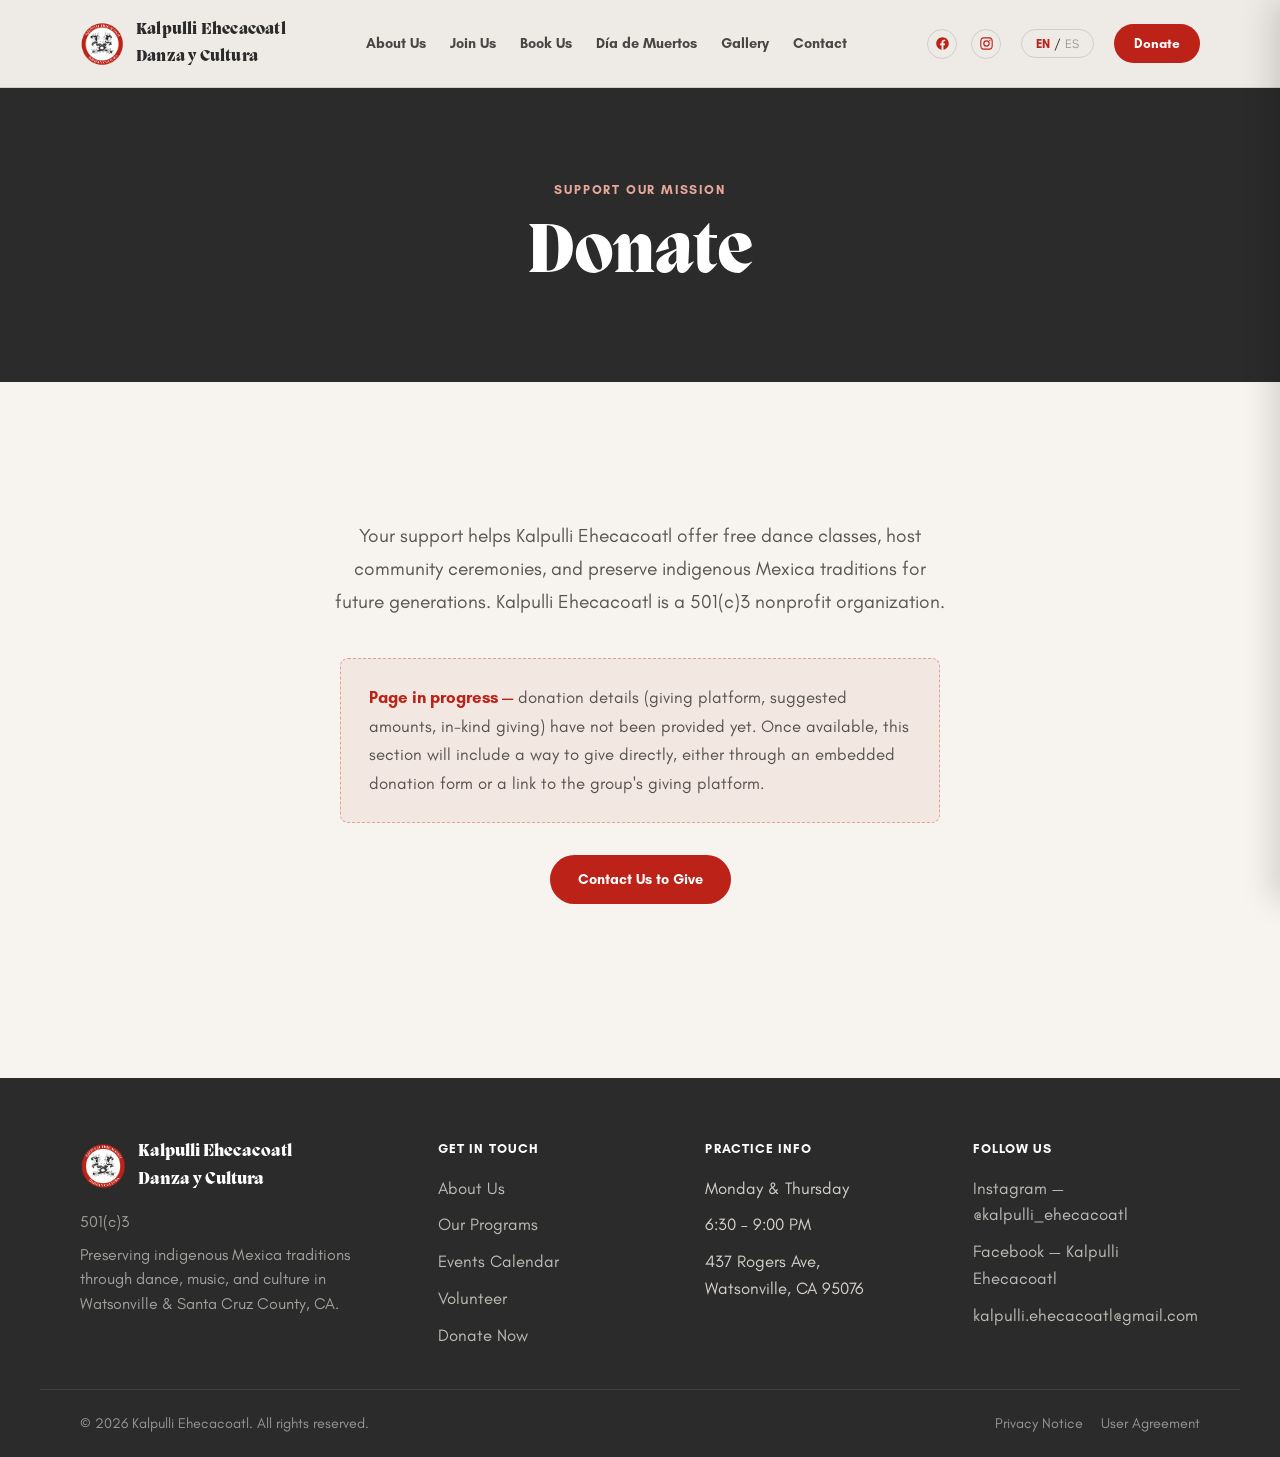
<file: donate.html>
<!DOCTYPE html>
<html lang="en">
<head>
<meta charset="UTF-8">
<meta name="viewport" content="width=device-width, initial-scale=1.0">
<title>Donate — Kalpulli Ehecacoatl</title>

<!-- Open Graph / social sharing -->
<meta property="og:type" content="website">
<meta property="og:title" content="Donate — Kalpulli Ehecacoatl">
<meta property="og:description" content="Support Kalpulli Ehecacoatl's mission to preserve indigenous Mexica traditions through dance, music, and community in Watsonville, CA.">
<meta property="og:image" content="https://ofreedo.github.io/kalpulli-homepage-preview/assets/new_logo.png">
<meta property="og:url" content="https://ofreedo.github.io/kalpulli-homepage-preview/donate.html">
<meta name="twitter:card" content="summary_large_image">
<meta name="twitter:title" content="Donate — Kalpulli Ehecacoatl">
<meta name="twitter:description" content="Support Kalpulli Ehecacoatl's mission to preserve indigenous Mexica traditions through dance, music, and community in Watsonville, CA.">
<meta name="twitter:image" content="https://ofreedo.github.io/kalpulli-homepage-preview/assets/new_logo.png">

<link rel="preconnect" href="https://fonts.googleapis.com">
<link rel="preconnect" href="https://fonts.gstatic.com" crossorigin>
<link href="https://fonts.googleapis.com/css2?family=Figtree:wght@400;500;600;700&family=Playfair+Display:ital,wght@0,500;0,600;0,700;1,500&display=swap" rel="stylesheet">
<link rel="stylesheet" href="css/site.css?v=7">
<style>
  .placeholder-notice{max-width:600px;margin:40px auto 0;padding:24px 28px;background:rgba(188,34,23,0.06);border:1.5px dashed rgba(188,34,23,0.35);border-radius:8px;text-align:left;}
  .placeholder-notice p{font-size:1.05rem;color:var(--ink-soft);line-height:1.7;}
  .placeholder-notice strong{color:var(--red);}
</style>
</head>
<body>

<header>
  <div class="bar">
    <a href="index.html" class="logo">
      <span class="mark"><img src="assets/new_logo.png" alt="Kalpulli Ehecacoatl seal"></span>
      Kalpulli Ehecacoatl<br>Danza y Cultura
    </a>
    <nav>
      <ul>
        <li><a href="about.html" data-i18n="nav-about">About Us</a></li>
        <li><a href="join-us.html" data-i18n="nav-join">Join Us</a></li>
        <li><a href="book-us.html" data-i18n="nav-book">Book Us</a></li>
        <li><a href="dia-de-muertos.html" data-i18n="nav-ceremony">Día de Muertos</a></li>
        <li><a href="gallery.html" data-i18n="nav-gallery">Gallery</a></li>
        <li><a href="contact.html" data-i18n="nav-contact">Contact</a></li>
      </ul>
    </nav>
    <div class="header-right">
      <div class="social">
        <a href="https://www.facebook.com/KalpulliEhecacoatl" target="_blank" rel="noopener" aria-label="Kalpulli Ehecacoatl on Facebook"><svg viewBox="0 0 24 24" aria-hidden="true"><path d="M22 12.06C22 6.505 17.523 2 12 2S2 6.505 2 12.06c0 5.02 3.657 9.184 8.438 9.94v-7.03H7.898v-2.91h2.54V9.845c0-2.526 1.492-3.921 3.777-3.921 1.094 0 2.238.197 2.238.197v2.475h-1.26c-1.243 0-1.63.775-1.63 1.57v1.888h2.773l-.443 2.91h-2.33V22c4.78-.756 8.437-4.92 8.437-9.94z"/></svg></a>
        <a href="https://www.instagram.com/kalpulli_ehecacoatl/" target="_blank" rel="noopener" aria-label="Kalpulli Ehecacoatl on Instagram"><svg viewBox="0 0 24 24" aria-hidden="true"><path d="M12 2c-2.716 0-3.056.012-4.123.06-1.064.05-1.79.218-2.428.465a4.902 4.902 0 0 0-1.771 1.153A4.902 4.902 0 0 0 2.525 5.45c-.247.637-.415 1.363-.465 2.428C2.012 8.944 2 9.284 2 12s.012 3.056.06 4.123c.05 1.064.218 1.79.465 2.428a4.902 4.902 0 0 0 1.153 1.771 4.902 4.902 0 0 0 1.77 1.153c.638.247 1.364.415 2.43.465C8.943 21.988 9.283 22 12 22s3.056-.012 4.123-.06c1.064-.05 1.79-.218 2.428-.465a4.902 4.902 0 0 0 1.771-1.153 4.902 4.902 0 0 0 1.153-1.77c.247-.638.415-1.364.465-2.43.048-1.066.06-1.406.06-4.122s-.012-3.056-.06-4.123c-.05-1.064-.218-1.79-.465-2.428a4.902 4.902 0 0 0-1.153-1.771 4.902 4.902 0 0 0-1.77-1.153c-.638-.247-1.364-.415-2.43-.465C15.056 2.012 14.716 2 12 2zm0 1.802c2.67 0 2.986.01 4.04.059.976.045 1.505.207 1.858.344.466.181.8.399 1.15.748.35.35.567.683.748 1.15.137.352.3.881.344 1.857.048 1.054.058 1.37.058 4.04s-.01 2.987-.058 4.04c-.045.977-.207 1.506-.344 1.858-.181.466-.399.8-.748 1.15-.35.35-.683.567-1.15.748-.352.137-.882.3-1.857.344-1.054.048-1.37.058-4.041.058s-2.987-.01-4.04-.058c-.977-.045-1.506-.207-1.858-.344a3.098 3.098 0 0 1-1.15-.748 3.098 3.098 0 0 1-.748-1.15c-.137-.352-.3-.882-.344-1.857-.048-1.054-.058-1.37-.058-4.041s.01-2.987.058-4.04c.045-.977.207-1.506.344-1.858.181-.466.399-.8.748-1.15.35-.35.683-.567 1.15-.748.352-.137.881-.3 1.857-.344 1.054-.048 1.37-.058 4.041-.058zm0 3.064a5.135 5.135 0 1 0 0 10.269 5.135 5.135 0 0 0 0-10.27zm0 8.468a3.333 3.333 0 1 1 0-6.666 3.333 3.333 0 0 1 0 6.666zm6.538-8.671a1.2 1.2 0 1 1-2.4 0 1.2 1.2 0 0 1 2.4 0z"/></svg></a>
      </div>
      <button class="lang-btn" type="button" aria-label="Cambiar a español">
        <span data-lang-option="en" class="is-active">EN</span> / <span data-lang-option="es">ES</span>
      </button>
      <a class="donate-btn" href="donate.html" data-i18n="nav-donate">Donate</a>
      <button class="hamburger" id="hamburgerBtn" aria-label="Open menu" aria-expanded="false">
        <span></span><span></span><span></span>
      </button>
    </div>
  </div>
</header>

<div class="nav-scrim" id="navScrim"></div>
<nav class="mobile-nav" id="mobileNav" aria-hidden="true">
  <div class="mobile-nav-header">
    <button class="mobile-nav-close" id="mobileNavClose" aria-label="Close menu">&times;</button>
  </div>
  <ul>
    <li><a href="about.html" data-i18n="nav-about">About Us</a></li>
    <li><a href="join-us.html" data-i18n="nav-join">Join Us</a></li>
    <li><a href="book-us.html" data-i18n="nav-book">Book Us</a></li>
    <li><a href="dia-de-muertos.html" data-i18n="nav-ceremony">Día de Muertos</a></li>
    <li><a href="gallery.html" data-i18n="nav-gallery">Gallery</a></li>
    <li><a href="contact.html" data-i18n="nav-contact">Contact</a></li>
  </ul>
  <div class="mobile-nav-social">
    <a href="https://www.facebook.com/KalpulliEhecacoatl" target="_blank" rel="noopener" class="social-link">Facebook</a>
    <a href="https://www.instagram.com/kalpulli_ehecacoatl/" target="_blank" rel="noopener" class="social-link">Instagram</a>
  </div>
  <button class="lang-btn mobile-nav-lang" type="button" aria-label="Cambiar a español">
    <span data-lang-option="en" class="is-active">EN</span> / <span data-lang-option="es">ES</span>
  </button>
</nav>

<!-- PAGE BANNER -->
<section class="page-banner">
  <div class="wrap">
    <div class="kicker reveal reveal-up" data-i18n="banner-kicker">Support Our Mission</div>
    <h1 class="reveal reveal-up" data-i18n="banner-h1">Donate</h1>
  </div>
</section>

<!-- PLACEHOLDER CONTENT -->
<section data-seal-cream>
  <div class="wrap" style="max-width:700px;text-align:center;">
    <p class="section-body reveal reveal-up" data-i18n="donate-body">Your support helps Kalpulli Ehecacoatl offer free dance classes, host community ceremonies, and preserve indigenous Mexica traditions for future generations. Kalpulli Ehecacoatl is a 501(c)3 nonprofit organization.</p>
    <div class="placeholder-notice reveal reveal-up">
      <p data-i18n-html="placeholder-notice"><strong>Page in progress —</strong> donation details (giving platform, suggested amounts, in-kind giving) have not been provided yet. Once available, this section will include a way to give directly, either through an embedded donation form or a link to the group's giving platform.</p>
    </div>
    <a class="btn btn-solid reveal reveal-up" href="contact.html" style="margin-top:32px;" data-i18n="donate-btn">Contact Us to Give</a>
  </div>
</section>

<div class="section-gap"></div>

<footer>
  <div class="wrap footer-top">
    <div class="footer-brand">
      <a href="index.html" class="logo-f">
        <span class="mark"><img src="assets/new_logo.png" alt="Kalpulli Ehecacoatl seal"></span>
        <h4>Kalpulli Ehecacoatl<br>Danza y Cultura</h4>
      </a>
      <p class="footer-brand-tag">501(c)3</p>
      <p data-i18n="footer-tagline">Preserving indigenous Mexica traditions through dance, music, and culture in Watsonville &amp; Santa Cruz County, CA.</p>
    </div>
    <div class="footer-col">
      <h5 data-i18n="footer-touch-h">Get In Touch</h5>
      <ul>
        <li><a href="about.html" data-i18n="nav-about">About Us</a></li>
        <li><a href="join-us.html" data-i18n="footer-programs">Our Programs</a></li>
        <li><a href="dia-de-muertos.html" data-i18n="footer-events">Events Calendar</a></li>
        <li><a href="join-us.html" data-i18n="footer-volunteer">Volunteer</a></li>
        <li><a href="donate.html" data-i18n="footer-donate-now">Donate Now</a></li>
      </ul>
    </div>
    <div class="footer-col">
      <h5 data-i18n="footer-practice-h">Practice Info</h5>
      <ul>
        <li data-i18n="footer-days">Monday &amp; Thursday</li>
        <li>6:30 – 9:00 PM</li>
        <li>437 Rogers Ave,<br>Watsonville, CA 95076</li>
      </ul>
    </div>
    <div class="footer-col">
      <h5 data-i18n="footer-follow-h">Follow Us</h5>
      <ul>
        <li><a href="https://www.instagram.com/kalpulli_ehecacoatl/" target="_blank" rel="noopener">Instagram — @kalpulli_ehecacoatl</a></li>
        <li><a href="https://www.facebook.com/KalpulliEhecacoatl" target="_blank" rel="noopener">Facebook — Kalpulli Ehecacoatl</a></li>
        <li><a href="mailto:kalpulli.ehecacoatl@gmail.com">kalpulli.ehecacoatl@gmail.com</a></li>
      </ul>
    </div>
  </div>
  <div class="wrap footer-bottom">
    <span data-i18n="footer-rights">© 2026 Kalpulli Ehecacoatl. All rights reserved.</span>
    <span><a href="#">Privacy Notice</a><a href="#">User Agreement</a></span>
  </div>
</footer>

<script>
window.PAGE_I18N = {
  es: {
    'nav-about': 'Nosotros',
    'nav-join': 'Únete',
    'nav-book': 'Contrátanos',
    'nav-ceremony': 'Día de Muertos',
    'nav-gallery': 'Galería',
    'nav-contact': 'Contacto',
    'nav-donate': 'Donar',
    'banner-kicker': 'Apoya Nuestra Misión',
    'banner-h1': 'Donar',
    'donate-body': 'Tu apoyo ayuda a Kalpulli Ehecacoatl a ofrecer clases de danza gratuitas, organizar ceremonias comunitarias y preservar las tradiciones indígenas mexicas para las generaciones futuras. Kalpulli Ehecacoatl es una organización sin fines de lucro 501(c)3.',
    'placeholder-notice': '<strong>Página en progreso —</strong> aún no se han proporcionado los detalles de donación (plataforma de donación, montos sugeridos, donaciones en especie). Una vez disponible, esta sección incluirá una forma de donar directamente, ya sea a través de un formulario de donación integrado o un enlace a la plataforma de donaciones del grupo.',
    'donate-btn': 'Contáctanos para Donar',
    'footer-tagline': 'Preservando las tradiciones indígenas mexicas a través de la danza, la música y la cultura en Watsonville y el condado de Santa Cruz, CA.',
    'footer-touch-h': 'Contáctanos',
    'footer-programs': 'Nuestros Programas',
    'footer-events': 'Calendario de Eventos',
    'footer-volunteer': 'Voluntariado',
    'footer-donate-now': 'Donar Ahora',
    'footer-practice-h': 'Información de Práctica',
    'footer-days': 'Lunes y Jueves',
    'footer-follow-h': 'Síguenos',
    'footer-rights': '© 2026 Kalpulli Ehecacoatl. Todos los derechos reservados.'
  }
};
</script>
<script src="js/site.js?v=2"></script>
</body>
</html>
</file>
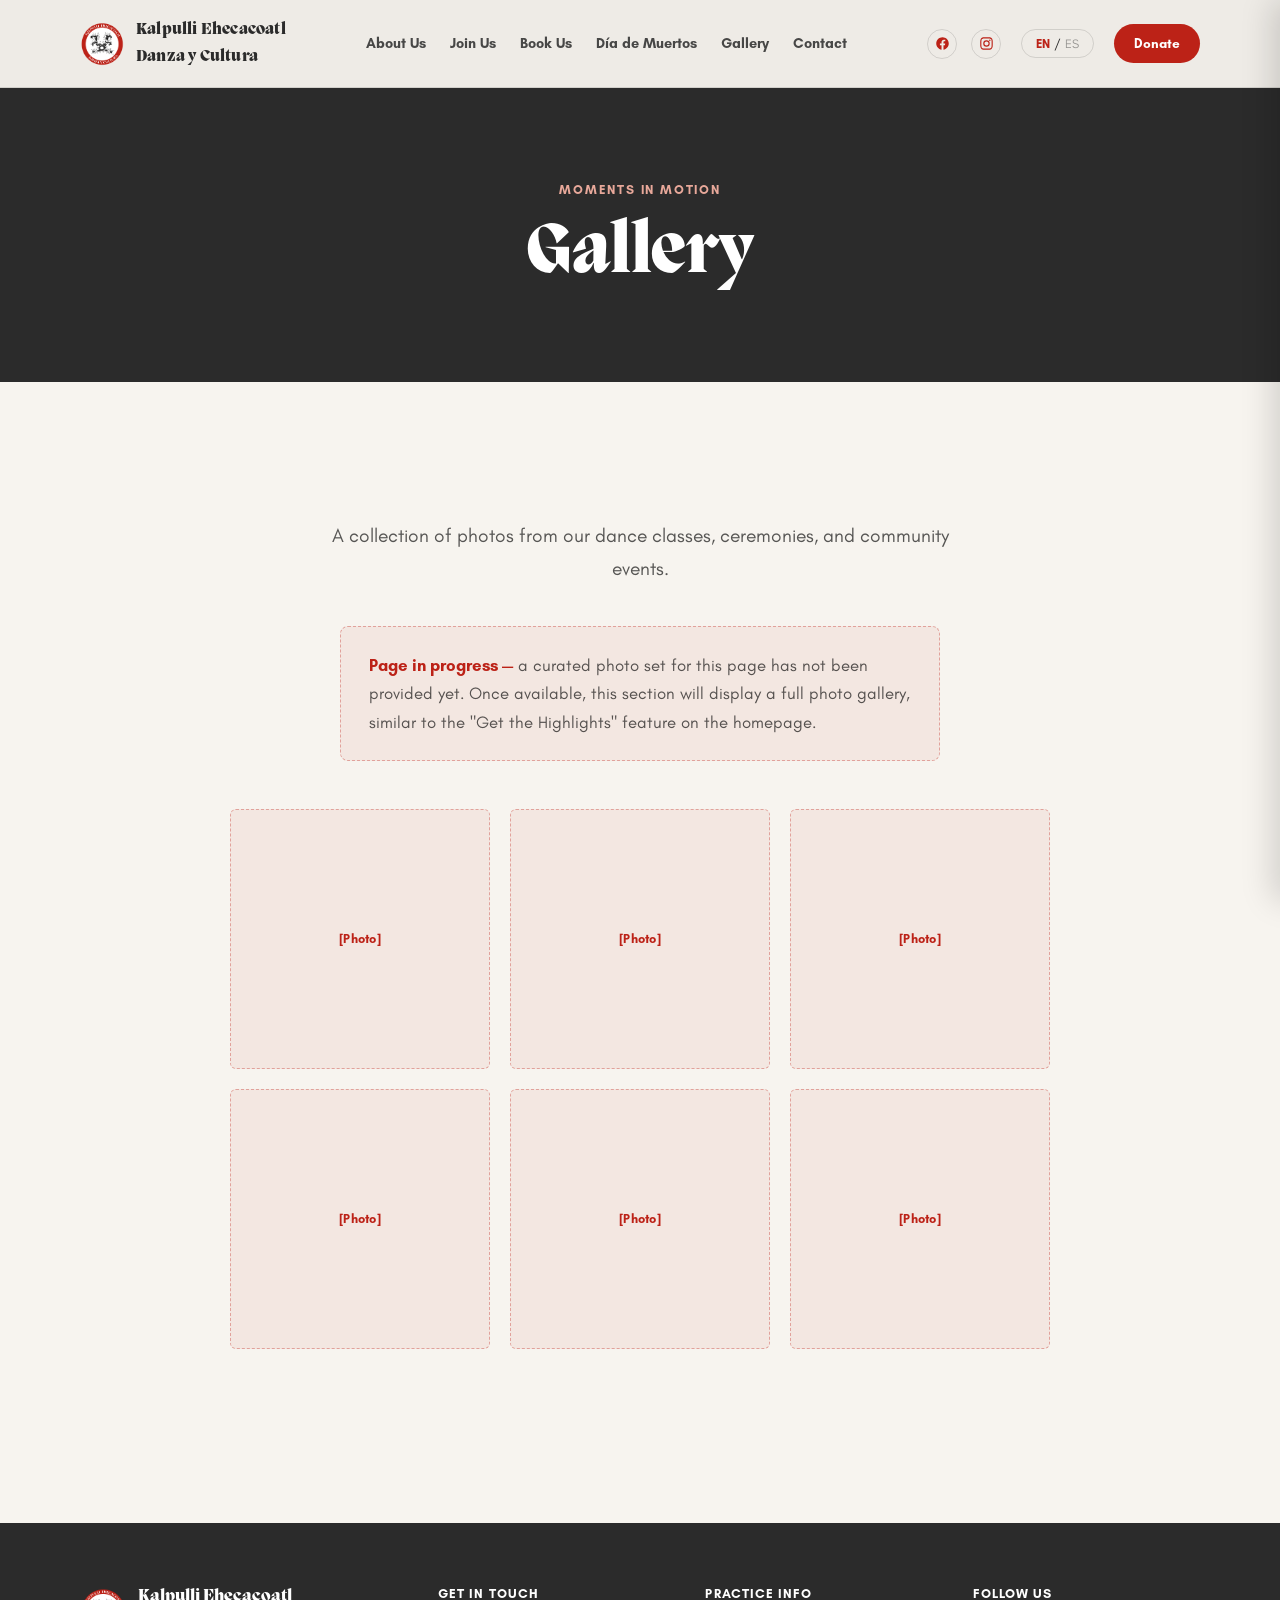
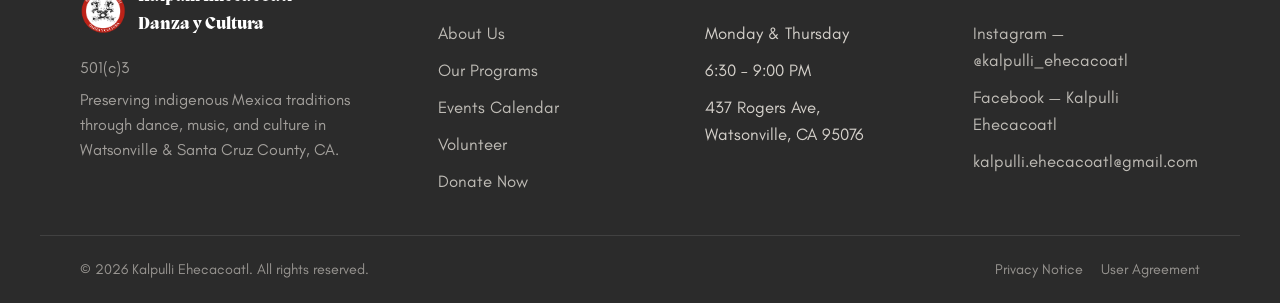
<file: gallery.html>
<!DOCTYPE html>
<html lang="en">
<head>
<meta charset="UTF-8">
<meta name="viewport" content="width=device-width, initial-scale=1.0">
<title>Gallery — Kalpulli Ehecacoatl</title>

<!-- Open Graph / social sharing -->
<meta property="og:type" content="website">
<meta property="og:title" content="Gallery — Kalpulli Ehecacoatl">
<meta property="og:description" content="Photos from Kalpulli Ehecacoatl's dance classes, ceremonies, and community events in Watsonville, CA.">
<meta property="og:image" content="https://ofreedo.github.io/kalpulli-homepage-preview/assets/new_logo.png">
<meta property="og:url" content="https://ofreedo.github.io/kalpulli-homepage-preview/gallery.html">
<meta name="twitter:card" content="summary_large_image">
<meta name="twitter:title" content="Gallery — Kalpulli Ehecacoatl">
<meta name="twitter:description" content="Photos from Kalpulli Ehecacoatl's dance classes, ceremonies, and community events in Watsonville, CA.">
<meta name="twitter:image" content="https://ofreedo.github.io/kalpulli-homepage-preview/assets/new_logo.png">

<link rel="preconnect" href="https://fonts.googleapis.com">
<link rel="preconnect" href="https://fonts.gstatic.com" crossorigin>
<link href="https://fonts.googleapis.com/css2?family=Figtree:wght@400;500;600;700&family=Playfair+Display:ital,wght@0,500;0,600;0,700;1,500&display=swap" rel="stylesheet">
<link rel="stylesheet" href="css/site.css?v=7">
<style>
  .placeholder-notice{max-width:600px;margin:40px auto 0;padding:24px 28px;background:rgba(188,34,23,0.06);border:1.5px dashed rgba(188,34,23,0.35);border-radius:8px;text-align:left;}
  .placeholder-notice p{font-size:1.05rem;color:var(--ink-soft);line-height:1.7;}
  .placeholder-notice strong{color:var(--red);}

  .gallery-grid{display:grid;grid-template-columns:repeat(3,1fr);gap:20px;margin-top:48px;}
  @media (max-width: 700px){
    .gallery-grid{grid-template-columns:1fr 1fr;}
  }
</style>
</head>
<body>

<header>
  <div class="bar">
    <a href="index.html" class="logo">
      <span class="mark"><img src="assets/new_logo.png" alt="Kalpulli Ehecacoatl seal"></span>
      Kalpulli Ehecacoatl<br>Danza y Cultura
    </a>
    <nav>
      <ul>
        <li><a href="about.html" data-i18n="nav-about">About Us</a></li>
        <li><a href="join-us.html" data-i18n="nav-join">Join Us</a></li>
        <li><a href="book-us.html" data-i18n="nav-book">Book Us</a></li>
        <li><a href="dia-de-muertos.html" data-i18n="nav-ceremony">Día de Muertos</a></li>
        <li><a href="gallery.html" data-i18n="nav-gallery">Gallery</a></li>
        <li><a href="contact.html" data-i18n="nav-contact">Contact</a></li>
      </ul>
    </nav>
    <div class="header-right">
      <div class="social">
        <a href="https://www.facebook.com/KalpulliEhecacoatl" target="_blank" rel="noopener" aria-label="Kalpulli Ehecacoatl on Facebook"><svg viewBox="0 0 24 24" aria-hidden="true"><path d="M22 12.06C22 6.505 17.523 2 12 2S2 6.505 2 12.06c0 5.02 3.657 9.184 8.438 9.94v-7.03H7.898v-2.91h2.54V9.845c0-2.526 1.492-3.921 3.777-3.921 1.094 0 2.238.197 2.238.197v2.475h-1.26c-1.243 0-1.63.775-1.63 1.57v1.888h2.773l-.443 2.91h-2.33V22c4.78-.756 8.437-4.92 8.437-9.94z"/></svg></a>
        <a href="https://www.instagram.com/kalpulli_ehecacoatl/" target="_blank" rel="noopener" aria-label="Kalpulli Ehecacoatl on Instagram"><svg viewBox="0 0 24 24" aria-hidden="true"><path d="M12 2c-2.716 0-3.056.012-4.123.06-1.064.05-1.79.218-2.428.465a4.902 4.902 0 0 0-1.771 1.153A4.902 4.902 0 0 0 2.525 5.45c-.247.637-.415 1.363-.465 2.428C2.012 8.944 2 9.284 2 12s.012 3.056.06 4.123c.05 1.064.218 1.79.465 2.428a4.902 4.902 0 0 0 1.153 1.771 4.902 4.902 0 0 0 1.77 1.153c.638.247 1.364.415 2.43.465C8.943 21.988 9.283 22 12 22s3.056-.012 4.123-.06c1.064-.05 1.79-.218 2.428-.465a4.902 4.902 0 0 0 1.771-1.153 4.902 4.902 0 0 0 1.153-1.77c.247-.638.415-1.364.465-2.43.048-1.066.06-1.406.06-4.122s-.012-3.056-.06-4.123c-.05-1.064-.218-1.79-.465-2.428a4.902 4.902 0 0 0-1.153-1.771 4.902 4.902 0 0 0-1.77-1.153c-.638-.247-1.364-.415-2.43-.465C15.056 2.012 14.716 2 12 2zm0 1.802c2.67 0 2.986.01 4.04.059.976.045 1.505.207 1.858.344.466.181.8.399 1.15.748.35.35.567.683.748 1.15.137.352.3.881.344 1.857.048 1.054.058 1.37.058 4.04s-.01 2.987-.058 4.04c-.045.977-.207 1.506-.344 1.858-.181.466-.399.8-.748 1.15-.35.35-.683.567-1.15.748-.352.137-.882.3-1.857.344-1.054.048-1.37.058-4.041.058s-2.987-.01-4.04-.058c-.977-.045-1.506-.207-1.858-.344a3.098 3.098 0 0 1-1.15-.748 3.098 3.098 0 0 1-.748-1.15c-.137-.352-.3-.882-.344-1.857-.048-1.054-.058-1.37-.058-4.041s.01-2.987.058-4.04c.045-.977.207-1.506.344-1.858.181-.466.399-.8.748-1.15.35-.35.683-.567 1.15-.748.352-.137.881-.3 1.857-.344 1.054-.048 1.37-.058 4.041-.058zm0 3.064a5.135 5.135 0 1 0 0 10.269 5.135 5.135 0 0 0 0-10.27zm0 8.468a3.333 3.333 0 1 1 0-6.666 3.333 3.333 0 0 1 0 6.666zm6.538-8.671a1.2 1.2 0 1 1-2.4 0 1.2 1.2 0 0 1 2.4 0z"/></svg></a>
      </div>
      <button class="lang-btn" type="button" aria-label="Cambiar a español">
        <span data-lang-option="en" class="is-active">EN</span> / <span data-lang-option="es">ES</span>
      </button>
      <a class="donate-btn" href="donate.html" data-i18n="nav-donate">Donate</a>
      <button class="hamburger" id="hamburgerBtn" aria-label="Open menu" aria-expanded="false">
        <span></span><span></span><span></span>
      </button>
    </div>
  </div>
</header>

<div class="nav-scrim" id="navScrim"></div>
<nav class="mobile-nav" id="mobileNav" aria-hidden="true">
  <div class="mobile-nav-header">
    <button class="mobile-nav-close" id="mobileNavClose" aria-label="Close menu">&times;</button>
  </div>
  <ul>
    <li><a href="about.html" data-i18n="nav-about">About Us</a></li>
    <li><a href="join-us.html" data-i18n="nav-join">Join Us</a></li>
    <li><a href="book-us.html" data-i18n="nav-book">Book Us</a></li>
    <li><a href="dia-de-muertos.html" data-i18n="nav-ceremony">Día de Muertos</a></li>
    <li><a href="gallery.html" data-i18n="nav-gallery">Gallery</a></li>
    <li><a href="contact.html" data-i18n="nav-contact">Contact</a></li>
  </ul>
  <div class="mobile-nav-social">
    <a href="https://www.facebook.com/KalpulliEhecacoatl" target="_blank" rel="noopener" class="social-link">Facebook</a>
    <a href="https://www.instagram.com/kalpulli_ehecacoatl/" target="_blank" rel="noopener" class="social-link">Instagram</a>
  </div>
  <button class="lang-btn mobile-nav-lang" type="button" aria-label="Cambiar a español">
    <span data-lang-option="en" class="is-active">EN</span> / <span data-lang-option="es">ES</span>
  </button>
</nav>

<!-- PAGE BANNER -->
<section class="page-banner">
  <div class="wrap">
    <div class="kicker reveal reveal-up" data-i18n="banner-kicker">Moments in Motion</div>
    <h1 class="reveal reveal-up" data-i18n="banner-h1">Gallery</h1>
  </div>
</section>

<!-- PLACEHOLDER CONTENT -->
<section data-seal-cream>
  <div class="wrap" style="max-width:900px;text-align:center;">
    <p class="section-body reveal reveal-up" data-i18n="gallery-body">A collection of photos from our dance classes, ceremonies, and community events.</p>
    <div class="placeholder-notice reveal reveal-up">
      <p data-i18n-html="placeholder-notice"><strong>Page in progress —</strong> a curated photo set for this page has not been provided yet. Once available, this section will display a full photo gallery, similar to the "Get the Highlights" feature on the homepage.</p>
    </div>
    <div class="gallery-grid reveal-stagger">
      <div class="ph-photo ph-square"><span>[Photo]</span></div>
      <div class="ph-photo ph-square"><span>[Photo]</span></div>
      <div class="ph-photo ph-square"><span>[Photo]</span></div>
      <div class="ph-photo ph-square"><span>[Photo]</span></div>
      <div class="ph-photo ph-square"><span>[Photo]</span></div>
      <div class="ph-photo ph-square"><span>[Photo]</span></div>
    </div>
  </div>
</section>

<div class="section-gap"></div>

<footer>
  <div class="wrap footer-top">
    <div class="footer-brand">
      <a href="index.html" class="logo-f">
        <span class="mark"><img src="assets/new_logo.png" alt="Kalpulli Ehecacoatl seal"></span>
        <h4>Kalpulli Ehecacoatl<br>Danza y Cultura</h4>
      </a>
      <p class="footer-brand-tag">501(c)3</p>
      <p data-i18n="footer-tagline">Preserving indigenous Mexica traditions through dance, music, and culture in Watsonville &amp; Santa Cruz County, CA.</p>
    </div>
    <div class="footer-col">
      <h5 data-i18n="footer-touch-h">Get In Touch</h5>
      <ul>
        <li><a href="about.html" data-i18n="nav-about">About Us</a></li>
        <li><a href="join-us.html" data-i18n="footer-programs">Our Programs</a></li>
        <li><a href="dia-de-muertos.html" data-i18n="footer-events">Events Calendar</a></li>
        <li><a href="join-us.html" data-i18n="footer-volunteer">Volunteer</a></li>
        <li><a href="donate.html" data-i18n="footer-donate-now">Donate Now</a></li>
      </ul>
    </div>
    <div class="footer-col">
      <h5 data-i18n="footer-practice-h">Practice Info</h5>
      <ul>
        <li data-i18n="footer-days">Monday &amp; Thursday</li>
        <li>6:30 – 9:00 PM</li>
        <li>437 Rogers Ave,<br>Watsonville, CA 95076</li>
      </ul>
    </div>
    <div class="footer-col">
      <h5 data-i18n="footer-follow-h">Follow Us</h5>
      <ul>
        <li><a href="https://www.instagram.com/kalpulli_ehecacoatl/" target="_blank" rel="noopener">Instagram — @kalpulli_ehecacoatl</a></li>
        <li><a href="https://www.facebook.com/KalpulliEhecacoatl" target="_blank" rel="noopener">Facebook — Kalpulli Ehecacoatl</a></li>
        <li><a href="mailto:kalpulli.ehecacoatl@gmail.com">kalpulli.ehecacoatl@gmail.com</a></li>
      </ul>
    </div>
  </div>
  <div class="wrap footer-bottom">
    <span data-i18n="footer-rights">© 2026 Kalpulli Ehecacoatl. All rights reserved.</span>
    <span><a href="#">Privacy Notice</a><a href="#">User Agreement</a></span>
  </div>
</footer>

<script>
window.PAGE_I18N = {
  es: {
    'nav-about': 'Nosotros',
    'nav-join': 'Únete',
    'nav-book': 'Contrátanos',
    'nav-ceremony': 'Día de Muertos',
    'nav-gallery': 'Galería',
    'nav-contact': 'Contacto',
    'nav-donate': 'Donar',
    'banner-kicker': 'Momentos en Movimiento',
    'banner-h1': 'Galería',
    'gallery-body': 'Una colección de fotos de nuestras clases de danza, ceremonias y eventos comunitarios.',
    'placeholder-notice': '<strong>Página en progreso —</strong> aún no se ha proporcionado un conjunto de fotos seleccionado para esta página. Una vez disponible, esta sección mostrará una galería de fotos completa, similar a la función "Get the Highlights" de la página de inicio.',
    'footer-tagline': 'Preservando las tradiciones indígenas mexicas a través de la danza, la música y la cultura en Watsonville y el condado de Santa Cruz, CA.',
    'footer-touch-h': 'Contáctanos',
    'footer-programs': 'Nuestros Programas',
    'footer-events': 'Calendario de Eventos',
    'footer-volunteer': 'Voluntariado',
    'footer-donate-now': 'Donar Ahora',
    'footer-practice-h': 'Información de Práctica',
    'footer-days': 'Lunes y Jueves',
    'footer-follow-h': 'Síguenos',
    'footer-rights': '© 2026 Kalpulli Ehecacoatl. Todos los derechos reservados.'
  }
};
</script>
<script src="js/site.js?v=2"></script>
</body>
</html>
</file>
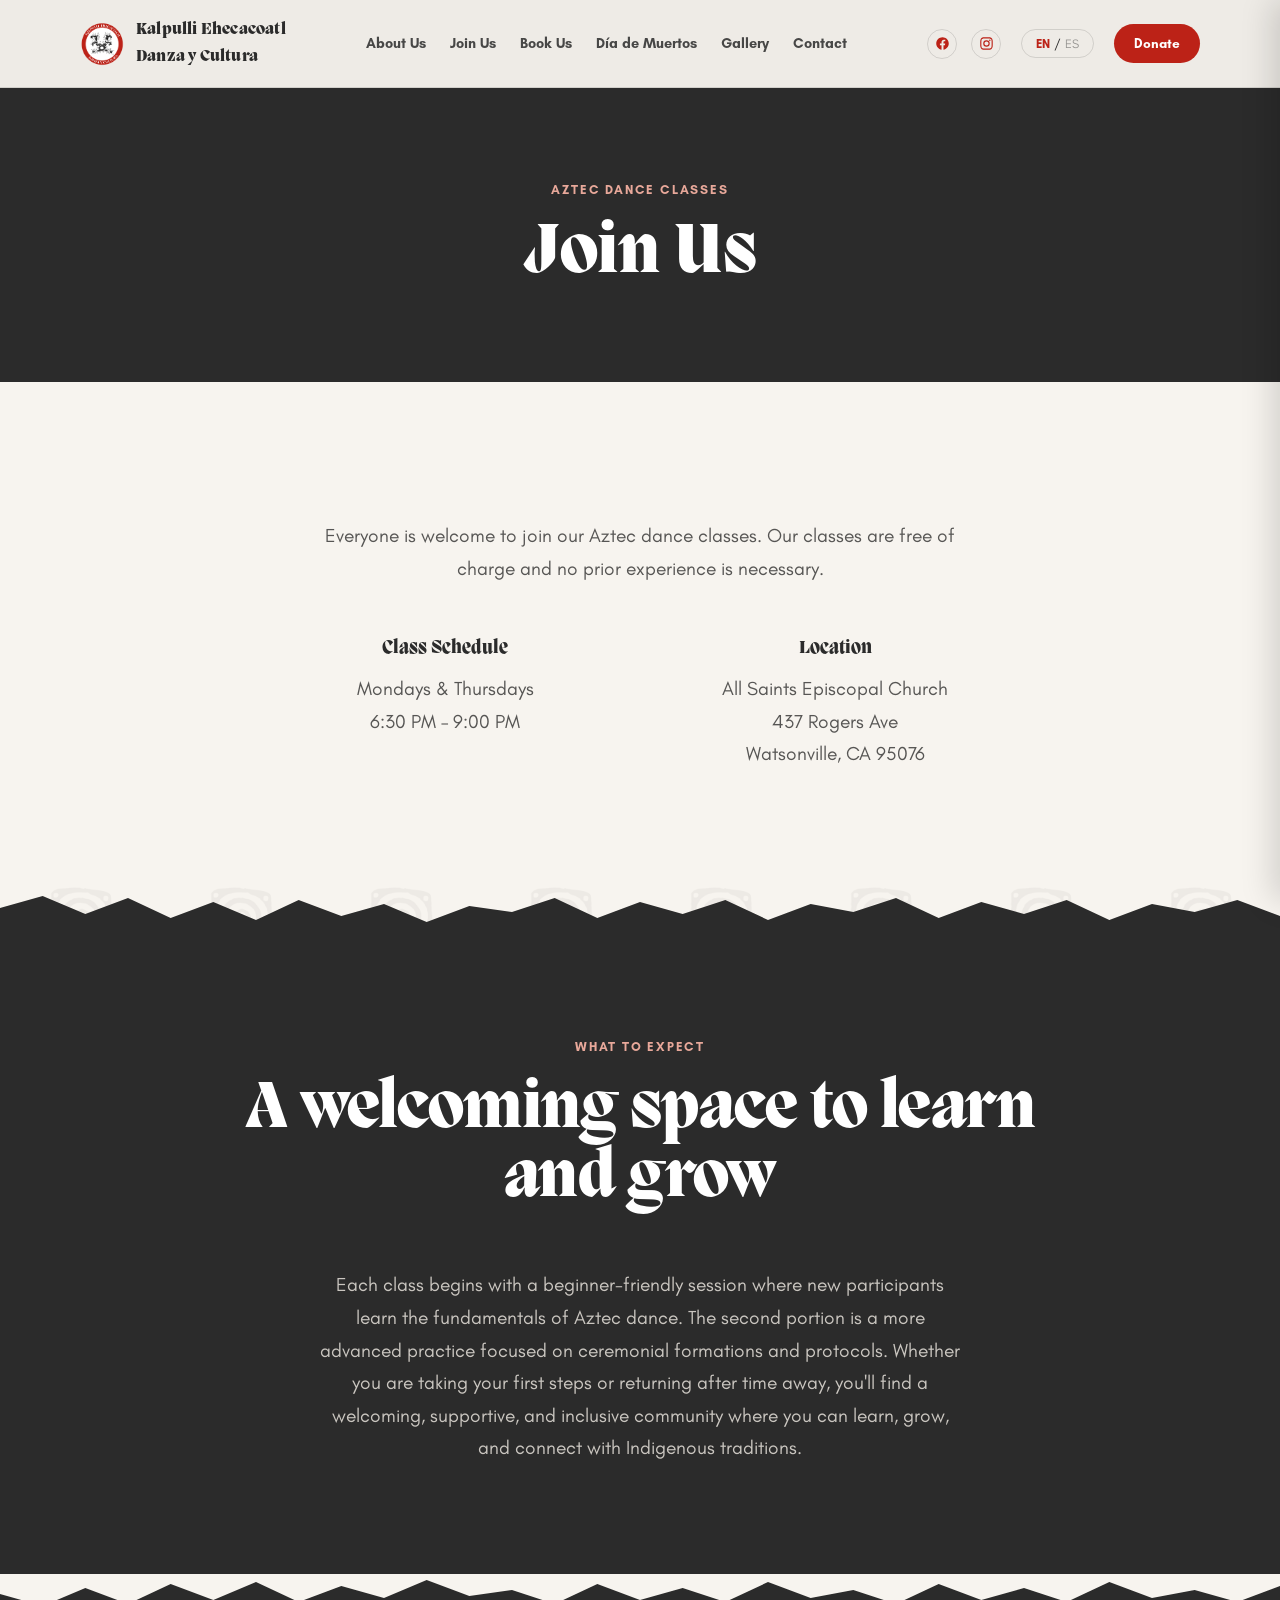
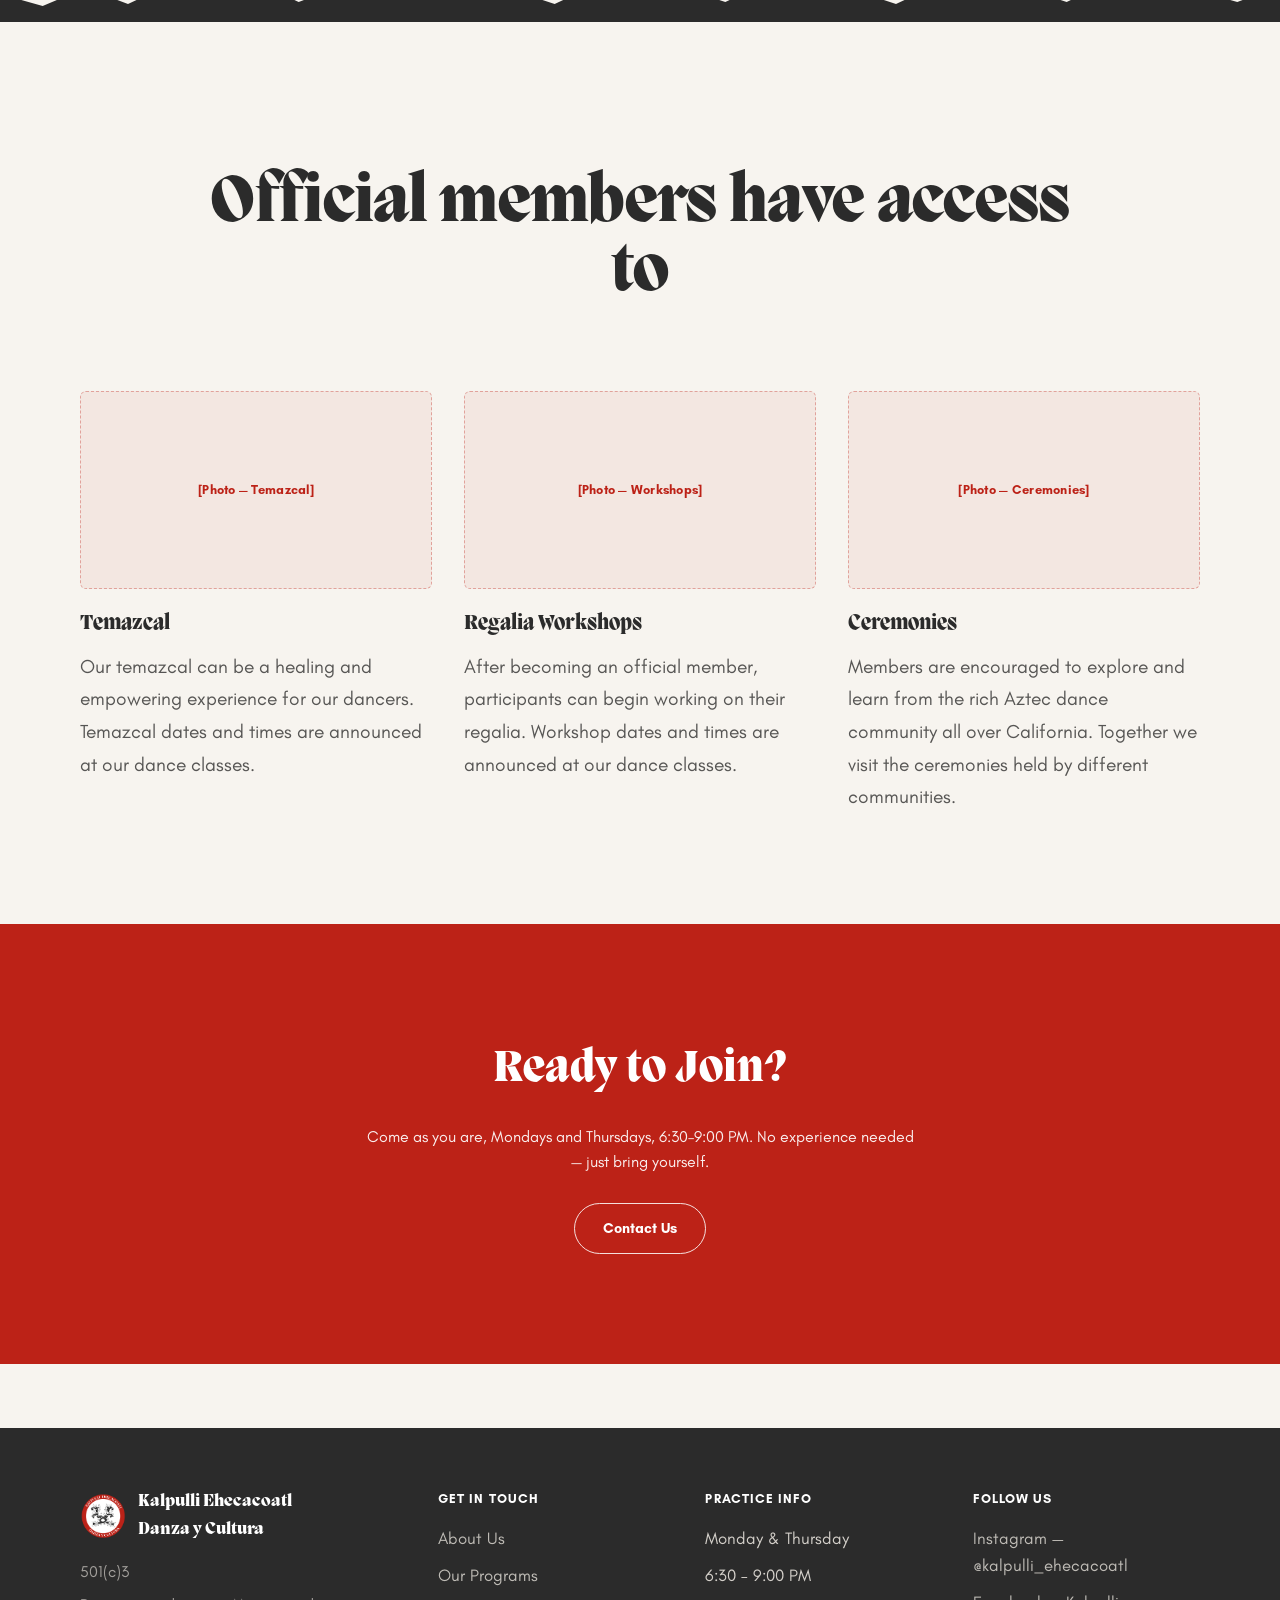
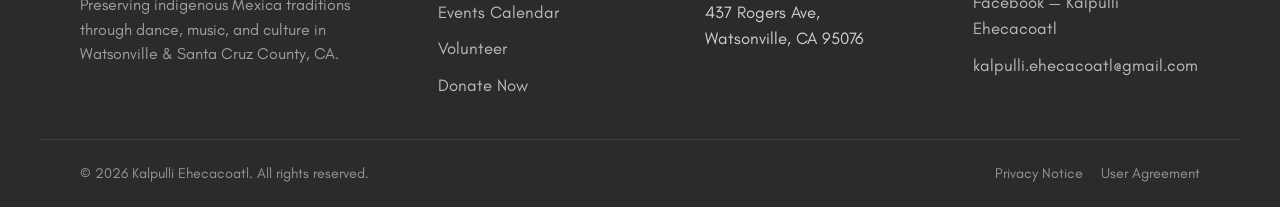
<file: join-us.html>
<!DOCTYPE html>
<html lang="en">
<head>
<meta charset="UTF-8">
<meta name="viewport" content="width=device-width, initial-scale=1.0">
<title>Join Us — Kalpulli Ehecacoatl</title>

<!-- Open Graph / social sharing -->
<meta property="og:type" content="website">
<meta property="og:title" content="Join Us — Kalpulli Ehecacoatl">
<meta property="og:description" content="Free Aztec dance classes every Monday and Thursday in Watsonville, CA. No prior experience necessary — everyone is welcome.">
<meta property="og:image" content="https://ofreedo.github.io/kalpulli-homepage-preview/assets/new_logo.png">
<meta property="og:url" content="https://ofreedo.github.io/kalpulli-homepage-preview/join-us.html">
<meta name="twitter:card" content="summary_large_image">
<meta name="twitter:title" content="Join Us — Kalpulli Ehecacoatl">
<meta name="twitter:description" content="Free Aztec dance classes every Monday and Thursday in Watsonville, CA. No prior experience necessary — everyone is welcome.">
<meta name="twitter:image" content="https://ofreedo.github.io/kalpulli-homepage-preview/assets/new_logo.png">

<link rel="preconnect" href="https://fonts.googleapis.com">
<link rel="preconnect" href="https://fonts.gstatic.com" crossorigin>
<link href="https://fonts.googleapis.com/css2?family=Figtree:wght@400;500;600;700&family=Playfair+Display:ital,wght@0,500;0,600;0,700;1,500&display=swap" rel="stylesheet">
<link rel="stylesheet" href="css/site.css?v=7">
<style>
  /* Class schedule / location info band */
  .info-band{display:grid;grid-template-columns:1fr 1fr;gap:40px;max-width:760px;margin:48px auto 0;text-align:center;}
  .info-band h4{font-family:var(--serif);font-weight:800;font-size:1.15rem;margin-bottom:10px;}
  .info-band p{color:var(--ink-soft);font-size:1.2rem;line-height:1.7;}

  /* Member benefit cards — reuses .ph-photo for the labeled banner images */
  .benefit-cards{display:grid;grid-template-columns:repeat(auto-fit,minmax(260px,1fr));gap:32px;margin-top:56px;}
  .benefit-card h3{font-family:var(--serif);font-weight:800;font-size:1.3rem;margin:18px 0 10px;}
  .benefit-card p{color:var(--ink-soft);font-size:1.2rem;line-height:1.7;}

  @media (max-width: 900px){
    .info-band{grid-template-columns:1fr;gap:28px;}
  }
</style>
</head>
<body>

<header>
  <div class="bar">
    <a href="index.html" class="logo">
      <span class="mark"><img src="assets/new_logo.png" alt="Kalpulli Ehecacoatl seal"></span>
      Kalpulli Ehecacoatl<br>Danza y Cultura
    </a>
    <nav>
      <ul>
        <li><a href="about.html" data-i18n="nav-about">About Us</a></li>
        <li><a href="join-us.html" data-i18n="nav-join">Join Us</a></li>
        <li><a href="book-us.html" data-i18n="nav-book">Book Us</a></li>
        <li><a href="dia-de-muertos.html" data-i18n="nav-ceremony">Día de Muertos</a></li>
        <li><a href="gallery.html" data-i18n="nav-gallery">Gallery</a></li>
        <li><a href="contact.html" data-i18n="nav-contact">Contact</a></li>
      </ul>
    </nav>
    <div class="header-right">
      <div class="social">
        <a href="https://www.facebook.com/KalpulliEhecacoatl" target="_blank" rel="noopener" aria-label="Kalpulli Ehecacoatl on Facebook"><svg viewBox="0 0 24 24" aria-hidden="true"><path d="M22 12.06C22 6.505 17.523 2 12 2S2 6.505 2 12.06c0 5.02 3.657 9.184 8.438 9.94v-7.03H7.898v-2.91h2.54V9.845c0-2.526 1.492-3.921 3.777-3.921 1.094 0 2.238.197 2.238.197v2.475h-1.26c-1.243 0-1.63.775-1.63 1.57v1.888h2.773l-.443 2.91h-2.33V22c4.78-.756 8.437-4.92 8.437-9.94z"/></svg></a>
        <a href="https://www.instagram.com/kalpulli_ehecacoatl/" target="_blank" rel="noopener" aria-label="Kalpulli Ehecacoatl on Instagram"><svg viewBox="0 0 24 24" aria-hidden="true"><path d="M12 2c-2.716 0-3.056.012-4.123.06-1.064.05-1.79.218-2.428.465a4.902 4.902 0 0 0-1.771 1.153A4.902 4.902 0 0 0 2.525 5.45c-.247.637-.415 1.363-.465 2.428C2.012 8.944 2 9.284 2 12s.012 3.056.06 4.123c.05 1.064.218 1.79.465 2.428a4.902 4.902 0 0 0 1.153 1.771 4.902 4.902 0 0 0 1.77 1.153c.638.247 1.364.415 2.43.465C8.943 21.988 9.283 22 12 22s3.056-.012 4.123-.06c1.064-.05 1.79-.218 2.428-.465a4.902 4.902 0 0 0 1.771-1.153 4.902 4.902 0 0 0 1.153-1.77c.247-.638.415-1.364.465-2.43.048-1.066.06-1.406.06-4.122s-.012-3.056-.06-4.123c-.05-1.064-.218-1.79-.465-2.428a4.902 4.902 0 0 0-1.153-1.771 4.902 4.902 0 0 0-1.77-1.153c-.638-.247-1.364-.415-2.43-.465C15.056 2.012 14.716 2 12 2zm0 1.802c2.67 0 2.986.01 4.04.059.976.045 1.505.207 1.858.344.466.181.8.399 1.15.748.35.35.567.683.748 1.15.137.352.3.881.344 1.857.048 1.054.058 1.37.058 4.04s-.01 2.987-.058 4.04c-.045.977-.207 1.506-.344 1.858-.181.466-.399.8-.748 1.15-.35.35-.683.567-1.15.748-.352.137-.882.3-1.857.344-1.054.048-1.37.058-4.041.058s-2.987-.01-4.04-.058c-.977-.045-1.506-.207-1.858-.344a3.098 3.098 0 0 1-1.15-.748 3.098 3.098 0 0 1-.748-1.15c-.137-.352-.3-.882-.344-1.857-.048-1.054-.058-1.37-.058-4.041s.01-2.987.058-4.04c.045-.977.207-1.506.344-1.858.181-.466.399-.8.748-1.15.35-.35.683-.567 1.15-.748.352-.137.881-.3 1.857-.344 1.054-.048 1.37-.058 4.041-.058zm0 3.064a5.135 5.135 0 1 0 0 10.269 5.135 5.135 0 0 0 0-10.27zm0 8.468a3.333 3.333 0 1 1 0-6.666 3.333 3.333 0 0 1 0 6.666zm6.538-8.671a1.2 1.2 0 1 1-2.4 0 1.2 1.2 0 0 1 2.4 0z"/></svg></a>
      </div>
      <button class="lang-btn" type="button" aria-label="Cambiar a español">
        <span data-lang-option="en" class="is-active">EN</span> / <span data-lang-option="es">ES</span>
      </button>
      <a class="donate-btn" href="donate.html" data-i18n="nav-donate">Donate</a>
      <button class="hamburger" id="hamburgerBtn" aria-label="Open menu" aria-expanded="false">
        <span></span><span></span><span></span>
      </button>
    </div>
  </div>
</header>

<div class="nav-scrim" id="navScrim"></div>
<nav class="mobile-nav" id="mobileNav" aria-hidden="true">
  <div class="mobile-nav-header">
    <button class="mobile-nav-close" id="mobileNavClose" aria-label="Close menu">&times;</button>
  </div>
  <ul>
    <li><a href="about.html" data-i18n="nav-about">About Us</a></li>
    <li><a href="join-us.html" data-i18n="nav-join">Join Us</a></li>
    <li><a href="book-us.html" data-i18n="nav-book">Book Us</a></li>
    <li><a href="dia-de-muertos.html" data-i18n="nav-ceremony">Día de Muertos</a></li>
    <li><a href="gallery.html" data-i18n="nav-gallery">Gallery</a></li>
    <li><a href="contact.html" data-i18n="nav-contact">Contact</a></li>
  </ul>
  <div class="mobile-nav-social">
    <a href="https://www.facebook.com/KalpulliEhecacoatl" target="_blank" rel="noopener" class="social-link">Facebook</a>
    <a href="https://www.instagram.com/kalpulli_ehecacoatl/" target="_blank" rel="noopener" class="social-link">Instagram</a>
  </div>
  <button class="lang-btn mobile-nav-lang" type="button" aria-label="Cambiar a español">
    <span data-lang-option="en" class="is-active">EN</span> / <span data-lang-option="es">ES</span>
  </button>
</nav>

<!-- PAGE BANNER -->
<section class="page-banner">
  <div class="wrap">
    <div class="kicker reveal reveal-up" data-i18n="banner-kicker">Aztec Dance Classes</div>
    <h1 class="reveal reveal-up" data-i18n="banner-h1">Join Us</h1>
  </div>
</section>

<!-- INTRO + SCHEDULE -->
<section data-seal-cream>
  <div class="wrap" style="max-width:820px;">
    <p class="section-body reveal reveal-up" data-i18n="intro-body">Everyone is welcome to join our Aztec dance classes. Our classes are free of charge and no prior experience is necessary.</p>
    <div class="info-band reveal-stagger">
      <div>
        <h4 data-i18n="schedule-h">Class Schedule</h4>
        <p data-i18n-html="schedule-p">Mondays &amp; Thursdays<br>6:30 PM – 9:00 PM</p>
      </div>
      <div>
        <h4 data-i18n="location-h">Location</h4>
        <p data-i18n-html="location-p">All Saints Episcopal Church<br>437 Rogers Ave<br>Watsonville, CA 95076</p>
      </div>
    </div>
  </div>
</section>

<div class="torn-edge torn-edge-to-dark">
  <svg viewBox="0 0 1200 48" preserveAspectRatio="none" xmlns="http://www.w3.org/2000/svg">
    <path d="M0,48 L0,28 L40,16 L80,34 L120,18 L160,38 L200,22 L240,40 L280,20 L320,36 L360,24 L400,42 L440,26 L480,32 L520,18 L560,38 L600,22 L640,34 L680,20 L720,40 L760,24 L800,32 L840,18 L880,38 L920,22 L960,34 L1000,20 L1040,40 L1080,24 L1120,32 L1160,20 L1200,36 L1200,48 Z" fill="#2b2b2b"/>
  </svg>
</div>

<!-- WHAT TO EXPECT -->
<section class="dark-section">
  <div class="wrap">
    <div class="kicker reveal reveal-up" data-i18n="expect-kicker">What to Expect</div>
    <h2 class="section-title reveal reveal-up" data-i18n="expect-title">A welcoming space to learn and grow</h2>
    <svg class="underline-accent reveal reveal-up is-visible" viewBox="0 0 120 12" xmlns="http://www.w3.org/2000/svg"><path d="M2 8 Q 20 2, 38 7 T 74 6 T 118 5"/></svg>
    <p class="section-body reveal reveal-up" data-i18n="expect-body">Each class begins with a beginner-friendly session where new participants learn the fundamentals of Aztec dance. The second portion is a more advanced practice focused on ceremonial formations and protocols. Whether you are taking your first steps or returning after time away, you'll find a welcoming, supportive, and inclusive community where you can learn, grow, and connect with Indigenous traditions.</p>
  </div>
</section>

<div class="torn-edge torn-edge-to-light">
  <svg viewBox="0 0 1200 48" preserveAspectRatio="none" xmlns="http://www.w3.org/2000/svg">
    <path d="M0,0 L0,20 L40,32 L80,14 L120,30 L160,10 L200,26 L240,8 L280,28 L320,12 L360,24 L400,6 L440,22 L480,16 L520,30 L560,10 L600,26 L640,14 L680,28 L720,8 L760,24 L800,16 L840,30 L880,10 L920,26 L960,14 L1000,28 L1040,8 L1080,24 L1120,16 L1160,28 L1200,12 L1200,0 Z" fill="#F7F4EF"/>
  </svg>
</div>

<!-- MEMBER BENEFITS -->
<section data-seal-cream>
  <div class="wrap">
    <div class="kicker reveal reveal-up" data-i18n="membership-kicker">Membership</div>
    <h2 class="section-title reveal reveal-up" data-i18n="membership-title2">Official members have access to</h2>
    <svg class="underline-accent reveal reveal-up is-visible" viewBox="0 0 120 12" xmlns="http://www.w3.org/2000/svg"><path d="M2 8 Q 20 2, 38 7 T 74 6 T 118 5"/></svg>
    <div class="benefit-cards reveal-stagger">
      <div class="benefit-card">
        <div class="ph-photo ph-wide"><span>[Photo — Temazcal]</span></div>
        <h3 data-i18n="benefit-1-h">Temazcal</h3>
        <p data-i18n="benefit-1-p">Our temazcal can be a healing and empowering experience for our dancers. Temazcal dates and times are announced at our dance classes.</p>
      </div>
      <div class="benefit-card">
        <div class="ph-photo ph-wide"><span>[Photo — Workshops]</span></div>
        <h3 data-i18n="benefit-2-h">Regalia Workshops</h3>
        <p data-i18n="benefit-2-p">After becoming an official member, participants can begin working on their regalia. Workshop dates and times are announced at our dance classes.</p>
      </div>
      <div class="benefit-card">
        <div class="ph-photo ph-wide"><span>[Photo — Ceremonies]</span></div>
        <h3 data-i18n="benefit-3-h">Ceremonies</h3>
        <p data-i18n="benefit-3-p">Members are encouraged to explore and learn from the rich Aztec dance community all over California. Together we visit the ceremonies held by different communities.</p>
      </div>
    </div>
  </div>
</section>

<!-- CTA -->
<section class="cta-band">
  <div class="wrap reveal reveal-up">
    <h2 data-i18n="cta-title">Ready to Join?</h2>
    <p data-i18n="cta-body">Come as you are, Mondays and Thursdays, 6:30–9:00 PM. No experience needed — just bring yourself.</p>
    <a class="btn btn-outline" href="contact.html" data-i18n="nav-contact-us">Contact Us</a>
  </div>
</section>

<div class="section-gap"></div>

<footer>
  <div class="wrap footer-top">
    <div class="footer-brand">
      <a href="index.html" class="logo-f">
        <span class="mark"><img src="assets/new_logo.png" alt="Kalpulli Ehecacoatl seal"></span>
        <h4>Kalpulli Ehecacoatl<br>Danza y Cultura</h4>
      </a>
      <p class="footer-brand-tag">501(c)3</p>
      <p data-i18n="footer-tagline">Preserving indigenous Mexica traditions through dance, music, and culture in Watsonville &amp; Santa Cruz County, CA.</p>
    </div>
    <div class="footer-col">
      <h5 data-i18n="footer-touch-h">Get In Touch</h5>
      <ul>
        <li><a href="about.html" data-i18n="nav-about">About Us</a></li>
        <li><a href="join-us.html" data-i18n="footer-programs">Our Programs</a></li>
        <li><a href="dia-de-muertos.html" data-i18n="footer-events">Events Calendar</a></li>
        <li><a href="join-us.html" data-i18n="footer-volunteer">Volunteer</a></li>
        <li><a href="donate.html" data-i18n="footer-donate-now">Donate Now</a></li>
      </ul>
    </div>
    <div class="footer-col">
      <h5 data-i18n="footer-practice-h">Practice Info</h5>
      <ul>
        <li data-i18n="footer-days">Monday &amp; Thursday</li>
        <li>6:30 – 9:00 PM</li>
        <li>437 Rogers Ave,<br>Watsonville, CA 95076</li>
      </ul>
    </div>
    <div class="footer-col">
      <h5 data-i18n="footer-follow-h">Follow Us</h5>
      <ul>
        <li><a href="https://www.instagram.com/kalpulli_ehecacoatl/" target="_blank" rel="noopener">Instagram — @kalpulli_ehecacoatl</a></li>
        <li><a href="https://www.facebook.com/KalpulliEhecacoatl" target="_blank" rel="noopener">Facebook — Kalpulli Ehecacoatl</a></li>
        <li><a href="mailto:kalpulli.ehecacoatl@gmail.com">kalpulli.ehecacoatl@gmail.com</a></li>
      </ul>
    </div>
  </div>
  <div class="wrap footer-bottom">
    <span data-i18n="footer-rights">© 2026 Kalpulli Ehecacoatl. All rights reserved.</span>
    <span><a href="#">Privacy Notice</a><a href="#">User Agreement</a></span>
  </div>
</footer>

<script>
window.PAGE_I18N = {
  es: {
    'nav-about': 'Nosotros',
    'nav-join': 'Únete',
    'nav-book': 'Contrátanos',
    'nav-ceremony': 'Día de Muertos',
    'nav-gallery': 'Galería',
    'nav-contact': 'Contacto',
    'nav-donate': 'Donar',
    'nav-contact-us': 'Contáctanos',
    'banner-kicker': 'Clases de Danza Azteca',
    'banner-h1': 'Únete',
    'intro-body': 'Todos son bienvenidos a unirse a nuestras clases de danza azteca. Nuestras clases son gratuitas y no se necesita experiencia previa.',
    'schedule-h': 'Horario de Clases',
    'schedule-p': 'Lunes y Jueves<br>6:30 PM – 9:00 PM',
    'location-h': 'Ubicación',
    'location-p': 'All Saints Episcopal Church<br>437 Rogers Ave<br>Watsonville, CA 95076',
    'expect-kicker': 'Qué Esperar',
    'expect-title': 'Un espacio acogedor para aprender y crecer',
    'expect-body': 'Cada clase comienza con una sesión amigable para principiantes donde los nuevos participantes aprenden los fundamentos de la danza azteca. La segunda parte es una práctica más avanzada enfocada en formaciones y protocolos ceremoniales. Ya sea que estés dando tus primeros pasos o regresando después de un tiempo, encontrarás una comunidad acogedora, solidaria e inclusiva donde puedes aprender, crecer y conectar con las tradiciones indígenas.',
    'membership-kicker': 'Membresía',
    'membership-title2': 'Los miembros oficiales tienen acceso a',
    'benefit-1-h': 'Temazcal',
    'benefit-1-p': 'Nuestro temazcal puede ser una experiencia sanadora y empoderadora para nuestros danzantes. Las fechas y horarios del temazcal se anuncian en nuestras clases de danza.',
    'benefit-2-h': 'Talleres de Regalía',
    'benefit-2-p': 'Después de convertirse en miembro oficial, los participantes pueden comenzar a trabajar en su regalía. Las fechas y horarios de los talleres se anuncian en nuestras clases de danza.',
    'benefit-3-h': 'Ceremonias',
    'benefit-3-p': 'Se anima a los miembros a explorar y aprender de la rica comunidad de danza azteca en toda California. Juntos visitamos las ceremonias realizadas por diferentes comunidades.',
    'cta-title': '¿Listo para Unirte?',
    'cta-body': 'Ven como eres, lunes y jueves, de 6:30 a 9:00 PM. No se necesita experiencia — solo trae contigo mismo.',
    'footer-tagline': 'Preservando las tradiciones indígenas mexicas a través de la danza, la música y la cultura en Watsonville y el condado de Santa Cruz, CA.',
    'footer-touch-h': 'Contáctanos',
    'footer-programs': 'Nuestros Programas',
    'footer-events': 'Calendario de Eventos',
    'footer-volunteer': 'Voluntariado',
    'footer-donate-now': 'Donar Ahora',
    'footer-practice-h': 'Información de Práctica',
    'footer-days': 'Lunes y Jueves',
    'footer-follow-h': 'Síguenos',
    'footer-rights': '© 2026 Kalpulli Ehecacoatl. Todos los derechos reservados.'
  }
};
</script>
<script src="js/site.js?v=2"></script>
</body>
</html>
</file>
<file: css/site.css>
/* Real licensed brand fonts, self-hosted from /fonts (project root, alongside /assets).
   Playfair Display remains loaded as the fallback while these load / if a file is missing. */
@font-face{
  font-family:'Migra';
  src:url('../fonts/Migra-Extrabold.otf') format('opentype');
  font-weight:800;
  font-style:normal;
  font-display:swap;
}
@font-face{
  font-family:'Migra';
  src:url('../fonts/Migra-Extralight.otf') format('opentype');
  font-weight:200;
  font-style:normal;
  font-display:swap;
}
@font-face{
  font-family:'Glacial Indifference';
  src:url('../fonts/GlacialIndifference-Bold.otf') format('opentype');
  font-weight:700;
  font-style:normal;
  font-display:swap;
}
@font-face{
  font-family:'Glacial Indifference';
  src:url('../fonts/GlacialIndifference-Regular.otf') format('opentype');
  font-weight:400;
  font-style:normal;
  font-display:swap;
}

:root{
  --red:#BC2217;
  --red-dark:#8f1a10;
  --ink:#2b2b2b;
  --ink-soft:rgba(0,0,0,0.65);
  --cream:#F7F4EF;
  --offwhite:#EDEDED;
  --line:rgba(0,0,0,0.12);
  --serif:'Migra', 'Playfair Display', Georgia, serif;
  --sans:'Glacial Indifference', 'Figtree', -apple-system, sans-serif;
}
*{box-sizing:border-box;margin:0;padding:0;}
body{font-family:var(--sans);color:var(--ink);background:var(--cream);line-height:1.6;}
img{max-width:100%;display:block;}
a{color:inherit;text-decoration:none;}
.wrap{max-width:1200px;margin:0 auto;padding:0 40px;}

/* Header */
header{position:fixed;top:0;left:0;right:0;z-index:50;background:rgba(247,244,239,0.96);backdrop-filter:blur(6px);border-bottom:1px solid var(--line);}
header .bar{display:flex;align-items:center;justify-content:space-between;gap:16px;padding:16px 40px;max-width:1200px;margin:0 auto;min-height:87px;box-sizing:border-box;}
.logo{display:flex;align-items:center;gap:12px;font-family:var(--serif);font-weight:800;font-size:1.05rem;letter-spacing:.2px;white-space:nowrap;}
.logo .mark{width:44px;height:44px;border-radius:50%;display:block;overflow:hidden;flex-shrink:0;}
.logo .mark img{width:100%;height:100%;object-fit:cover;}
nav ul{display:flex;gap:24px;list-style:none;font-size:.9rem;font-weight:700;white-space:nowrap;}
nav a{opacity:.85;transition:opacity .2s;}
nav a:hover{opacity:1;color:var(--red);}
.header-right{display:flex;align-items:center;gap:20px;flex-shrink:0;}
.social{display:flex;gap:14px;}
.social a{width:30px;height:30px;border:1px solid var(--line);border-radius:50%;display:flex;align-items:center;justify-content:center;font-size:.8rem;color:var(--red);}
.social a svg{width:15px;height:15px;fill:currentColor;}
.lang-btn{font-size:.78rem;border:1px solid var(--line);border-radius:20px;padding:6px 14px;white-space:nowrap;background:none;cursor:pointer;font-family:inherit;color:var(--ink);display:inline-flex;gap:4px;transition:border-color .2s,background .2s;}
.lang-btn:hover{border-color:var(--red);}
.lang-btn span{opacity:.45;transition:opacity .2s,font-weight .2s;}
.lang-btn span.is-active{opacity:1;font-weight:700;color:var(--red);}
.mobile-nav-lang{margin:16px 32px 0;}

/* Music toggle: floating button, bottom-right, plays a looping ambient
   track. Autoplay-on-load isn't reliable (or good UX) — browsers block
   audible autoplay before any user interaction — so this is a plain
   click-to-play control instead. */
.music-toggle{position:fixed;right:24px;bottom:24px;width:52px;height:52px;border-radius:50%;background:var(--red);color:var(--cream);border:none;display:flex;align-items:center;justify-content:center;cursor:pointer;box-shadow:0 4px 16px rgba(0,0,0,0.25);z-index:40;transition:background .2s,transform .2s;}
.music-toggle:hover{background:var(--red-dark);transform:scale(1.06);}
.music-toggle svg{width:20px;height:20px;fill:currentColor;}
.music-toggle .icon-pause{display:none;}
.music-toggle.is-playing .icon-play{display:none;}
.music-toggle.is-playing .icon-pause{display:block;}
.music-toggle.is-playing{animation:musicPulse 2s ease-in-out infinite;}
@keyframes musicPulse{0%,100%{box-shadow:0 4px 16px rgba(0,0,0,0.25);}50%{box-shadow:0 4px 20px rgba(188,34,23,0.45);}}
@media (max-width: 900px){ .music-toggle{right:16px;bottom:16px;width:46px;height:46px;} }
@media (prefers-reduced-motion: reduce){ .music-toggle.is-playing{animation:none;} }
.donate-btn{background:var(--red);color:#fff;padding:9px 20px;border-radius:24px;font-size:.85rem;font-weight:700;white-space:nowrap;}
.donate-btn:hover{background:var(--red-dark);}

/* Hamburger toggle — hidden on desktop, shown on mobile */
.hamburger{display:none;flex-direction:column;justify-content:center;gap:5px;width:32px;height:32px;flex-shrink:0;background:none;border:none;cursor:pointer;padding:0;}
.hamburger span{display:block;width:100%;height:2px;background:var(--ink);border-radius:2px;transition:transform .25s ease, opacity .25s ease;}
.hamburger.is-open span:nth-child(1){transform:translateY(7px) rotate(45deg);}
.hamburger.is-open span:nth-child(2){opacity:0;}
.hamburger.is-open span:nth-child(3){transform:translateY(-7px) rotate(-45deg);}

/* Mobile nav overlay panel */
.mobile-nav{position:fixed;top:0;right:0;bottom:0;width:min(320px,85vw);background:var(--cream);z-index:60;transform:translateX(100%);transition:transform .35s cubic-bezier(.16,.8,.3,1);box-shadow:-8px 0 30px rgba(0,0,0,0.15);overflow-y:auto;}
.mobile-nav.is-open{transform:translateX(0);}
.mobile-nav-header{display:flex;justify-content:flex-end;padding:16px 20px;}
.mobile-nav-close{width:36px;height:36px;border:none;background:none;cursor:pointer;font-size:1.5rem;color:var(--ink);}
.mobile-nav ul{list-style:none;display:flex;flex-direction:column;padding:0 32px 32px;}
.mobile-nav a{display:block;padding:16px 0;font-family:var(--serif);font-weight:800;font-size:1.4rem;color:var(--ink);border-bottom:1px solid var(--line);}
.mobile-nav-social{display:flex;gap:14px;padding:8px 32px 32px;}
.mobile-nav-social .social-link{font-size:.85rem;font-weight:700;color:var(--red);border:1px solid var(--line);border-radius:20px;padding:8px 16px;}
.nav-scrim{position:fixed;inset:0;background:rgba(0,0,0,0.4);z-index:55;opacity:0;pointer-events:none;transition:opacity .35s ease;}
.nav-scrim.is-open{opacity:1;pointer-events:auto;}

.btn{display:inline-block;padding:13px 28px;border-radius:28px;font-size:.9rem;font-weight:700;transition:all .2s;}
.btn-solid{background:var(--red);color:#fff;}
.btn-solid:hover{background:var(--red-dark);}
.btn-outline{border:1.5px solid rgba(255,255,255,0.85);color:#fff;}
.btn-outline:hover{background:rgba(255,255,255,0.15);}

/* Photo placeholder — used across interior pages wherever real photography
   hasn't been supplied yet. Styled to read clearly as "photo goes here", not
   as a finished image, so it's obvious in review what still needs a real shot. */
.ph-photo{position:relative;aspect-ratio:4/3;border-radius:6px;background:rgba(188,34,23,0.06);border:1.5px dashed rgba(188,34,23,0.35);display:flex;align-items:center;justify-content:center;overflow:hidden;}
.ph-photo span{font-size:.8rem;font-weight:700;color:var(--red);text-align:center;padding:0 16px;letter-spacing:.02em;}
.ph-photo.ph-square{aspect-ratio:1/1;}
.ph-photo.ph-wide{aspect-ratio:16/9;}
/* On dark sections, the faint red tint tuned for cream backgrounds reads as
   muddy brown instead of a clean placeholder — swap to a light tint instead. */
.dark-section .ph-photo{background:rgba(242,237,230,0.08);border-color:rgba(232,168,154,0.5);}
.dark-section .ph-photo span{color:#e8a89a;}

/* Dark solid section — used on interior pages for Mission & Vision-style
   content blocks. Deliberately separate from the homepage's own .meaning
   class (which has homepage-specific grid/layout rules that live in
   index.html, not here) so any page can use this without dragging in
   assumptions about a two-column serpent-banner layout it doesn't have.
   Must stay fully opaque — the fixed seal watermark sits behind every page
   at z-index:0, and a transparent background here would let it bleed through
   unblocked and collide with the text. */
.dark-section{position:relative;background:var(--ink);color:#f2ede6;padding:110px 0;overflow:hidden;}
.dark-section .kicker{color:#e8a89a;}
.dark-section .section-title{color:#fff;}
.dark-section .section-body{color:rgba(242,237,230,0.8);}
.dark-section .underline-accent path{stroke:#e8a89a;}
.dark-section .term{border-left:2px solid var(--red);padding-left:20px;}
.dark-section .term .word{font-family:var(--serif);font-size:1.6rem;font-weight:800;color:#fff;margin-bottom:4px;letter-spacing:-.005em;}
.dark-section .term .def{font-size:1.2rem;line-height:1.7;color:rgba(242,237,230,0.75);}
/* Fallback for any plain <p> placed directly inside a dark section without a
   more specific class — without this, a bare <p> silently inherits body{}'s
   var(--ink) (near-black) and becomes illegible against the dark background.
   Page-specific component classes (.consideration p, .element-item p, etc.)
   still take precedence via specificity when they set their own color. */
.dark-section p{color:rgba(242,237,230,0.8);font-size:1.2rem;line-height:1.7;}
@media (max-width: 700px){
  .dark-section .terms-grid{grid-template-columns:1fr !important;gap:32px !important;}
}

/* Solid red call-to-action band — reused across interior pages */
.cta-band{background:var(--red);color:#fff;text-align:center;}
.cta-band h2{font-family:var(--serif);font-weight:800;font-size:clamp(2rem,4.5vw,2.8rem);}
.cta-band p{max-width:560px;margin:18px auto 0;opacity:.92;}
.cta-band .btn{margin-top:28px;}

/* Interior-page banner — simplified hero (no video) for every page besides
   the homepage. Fixed header height (87px) means this needs enough top
   padding to clear it; kept generous since page titles vary in length. */
.page-banner{position:relative;padding:180px 0 90px;background:var(--ink);color:#fff;overflow:hidden;text-align:center;}
.page-banner .kicker{color:#e8a89a;}
.page-banner h1{font-family:var(--serif);font-weight:800;font-size:clamp(2.6rem,6vw,4.4rem);line-height:1.05;}
@media (max-width: 900px){ .page-banner{padding:150px 0 70px;} }

/* Section rhythm */
section{padding:110px 0;position:relative;}
.section-tight{padding:80px 0;}
.kicker{font-size:.8rem;letter-spacing:.14em;text-transform:uppercase;color:var(--red);font-weight:700;margin-bottom:18px;text-align:center;}
.eyebrow{font-size:.85rem;letter-spacing:.16em;text-transform:uppercase;font-weight:700;opacity:.9;margin-bottom:18px;}
.section-title{font-family:var(--serif);font-size:clamp(2.6rem,5.2vw,4.2rem);font-weight:800;text-align:center;max-width:900px;margin:0 auto;line-height:1.05;letter-spacing:-.01em;}
.section-body{text-align:center;max-width:640px;margin:28px auto 0;color:var(--ink-soft);font-size:1.2rem;line-height:1.7;}

/* Hand-drawn underline accent beneath section headings */
.underline-accent{display:block;margin:14px auto 0;width:120px;height:12px;opacity:.8;}
.underline-accent path{fill:none;stroke:var(--red);stroke-width:2.5;stroke-linecap:round;}

/* Coatl (serpent/movement): the official seal, fixed to the viewport and slowly
   turning like a stamp in motion. Sits beneath every section from "Meaning"
   through the footer, fading in once scrolled past and fading out at the very
   bottom of the page. z-index sits below section backgrounds but the sections
   themselves are transparent-background where this should show through. */
/* Split into two elements: outer handles fixed position + opacity fade
   (plain transition), inner handles the continuous rotation (CSS animation).
   Combining an infinite animation and a separate opacity transition on the
   SAME element caused the opacity change to be silently suppressed in testing —
   splitting them avoids that engine quirk entirely. */
@keyframes sealSpin{from{transform:rotate(0deg);}to{transform:rotate(360deg);}}
.seal-watermark{position:fixed;top:50%;left:50%;width:1600px;height:1600px;max-width:none;transform:translate(-50%,-50%);opacity:0;pointer-events:none;z-index:0;transition:opacity 1s ease;}
.seal-watermark.is-visible{opacity:.5;}
.seal-watermark img{width:100%;height:100%;object-fit:contain;animation:sealSpin 90s linear infinite;animation-play-state:paused;}
.seal-watermark.is-visible img{animation-play-state:running;}
@media (prefers-reduced-motion: reduce){ .seal-watermark img{animation:none;} }
@media (max-width: 900px){ .seal-watermark{width:400px;height:400px;} }

/* Small breathing-room strips between sections; fully transparent since the
   sections themselves now let the seal show through everywhere. */
.section-gap{height:64px;background:transparent;position:relative;z-index:0;}
@media (max-width: 900px){ .section-gap{height:40px;} }

/* Torn-edge section divider — jagged mask between color blocks.
   The container background must match the section ABOVE (being exited) so it
   blends with no seam; the SVG path fill matches the section BELOW (being entered)
   so the jagged peaks read as a visible cut, not a flat color-on-color block. */
.torn-edge{position:relative;height:48px;margin-top:-1px;margin-bottom:-1px;line-height:0;}
.torn-edge svg{width:100%;height:100%;display:block;position:relative;z-index:1;}
.torn-edge-to-dark{background:var(--cream);}
.torn-edge-to-light{background:var(--ink);}
/* Continue the tiled spiral texture from the section above through the divider so it doesn't cut off abruptly right before the jagged cut */
.torn-edge-to-dark::before{content:'';position:absolute;inset:0;background-image:url('../assets/For_site.png');background-repeat:repeat;background-size:160px auto;opacity:.05;z-index:0;}

/* Footer */
footer{position:relative;background:var(--ink);color:rgba(242,237,230,0.85);}
.footer-top{padding-top:60px;padding-bottom:40px;display:grid;grid-template-columns:1.4fr 1fr 1fr 1fr;gap:40px;border-bottom:1px solid rgba(255,255,255,0.1);}
.footer-brand .logo-f{display:flex;align-items:center;gap:12px;margin-bottom:16px;}
.footer-brand .mark{width:46px;height:46px;border-radius:50%;display:block;overflow:hidden;flex-shrink:0;}
.footer-brand .mark img{width:100%;height:100%;object-fit:cover;}
.footer-brand h4{font-family:var(--serif);font-weight:800;color:#fff;font-size:1.1rem;}
.footer-brand p{font-size:1rem;color:rgba(242,237,230,0.6);margin-top:8px;line-height:1.55;}
.footer-brand-tag{font-size:.95rem;color:rgba(242,237,230,0.5);margin-top:2px;}
.footer-col h5{color:#fff;font-size:.82rem;letter-spacing:.08em;text-transform:uppercase;margin-bottom:16px;font-weight:700;}
.footer-col ul{list-style:none;display:flex;flex-direction:column;gap:10px;font-size:1.05rem;}
.footer-col a{color:rgba(242,237,230,0.75);}
.footer-col a:hover{color:#e8a89a;}
.footer-bottom{padding-top:22px;padding-bottom:22px;display:flex;justify-content:space-between;font-size:.9rem;color:rgba(242,237,230,0.55);flex-wrap:wrap;gap:10px;}
.footer-bottom a{color:rgba(242,237,230,0.55);margin-left:18px;}

@media (max-width: 900px){
  header .bar > nav{display:none;}
  .hamburger{display:flex;}
  header .bar{padding:14px 20px;}
  .logo{font-size:.92rem;}
  .logo .mark{width:38px;height:38px;}
  .header-right .social,.header-right .lang-btn{display:none;}
  .header-right{gap:12px;}
  .donate-btn{padding:8px 16px;font-size:.8rem;}
  .footer-top{grid-template-columns:1fr 1fr;}
}

@media (max-width: 480px){
  .footer-top{grid-template-columns:1fr;}
}

/* ===== MOTION SYSTEM ===== */
/* Ehecatl (wind): parallax drift — backgrounds move slower than foreground */
.parallax{will-change:transform;}

/* Kalpulli (gathering): elements converge into place from offset positions */
.reveal{opacity:0;transition:opacity .9s cubic-bezier(.16,.8,.3,1), transform .9s cubic-bezier(.16,.8,.3,1);}
.reveal-up{transform:translateY(48px);}
.reveal-left{transform:translateX(-40px);}
.reveal-right{transform:translateX(40px);}
.reveal-scale{transform:scale(.92);}
.reveal.is-visible{opacity:1;transform:translate(0,0) scale(1);}

/* Staggered children — gather in one after another */
.reveal-stagger > *{opacity:0;transform:translateY(36px);transition:opacity .8s cubic-bezier(.16,.8,.3,1), transform .8s cubic-bezier(.16,.8,.3,1);}
.reveal-stagger.is-visible > *{opacity:1;transform:translateY(0);}
.reveal-stagger.is-visible > *:nth-child(1){transition-delay:.05s;}
.reveal-stagger.is-visible > *:nth-child(2){transition-delay:.18s;}
.reveal-stagger.is-visible > *:nth-child(3){transition-delay:.31s;}

/* Coatl (serpent): the underline traces itself like a path being drawn */
.underline-accent path{stroke-dasharray:140;stroke-dashoffset:140;transition:stroke-dashoffset 1.1s cubic-bezier(.65,0,.35,1) .3s;}
.reveal.is-visible .underline-accent path{stroke-dashoffset:0;}

/* Torn edge: gentle ripple settle on scroll-in */
@keyframes rippleSettle{0%{transform:translateY(-6px);}100%{transform:translateY(0);}}
.torn-edge.is-visible svg{animation:rippleSettle 1s cubic-bezier(.34,1.56,.64,1);}

@media (prefers-reduced-motion: reduce){
  .reveal, .reveal-stagger > *, .underline-accent path, .torn-edge svg{
    transition:none !important; animation:none !important; opacity:1 !important; transform:none !important; stroke-dashoffset:0 !important;
  }
}
</file>
